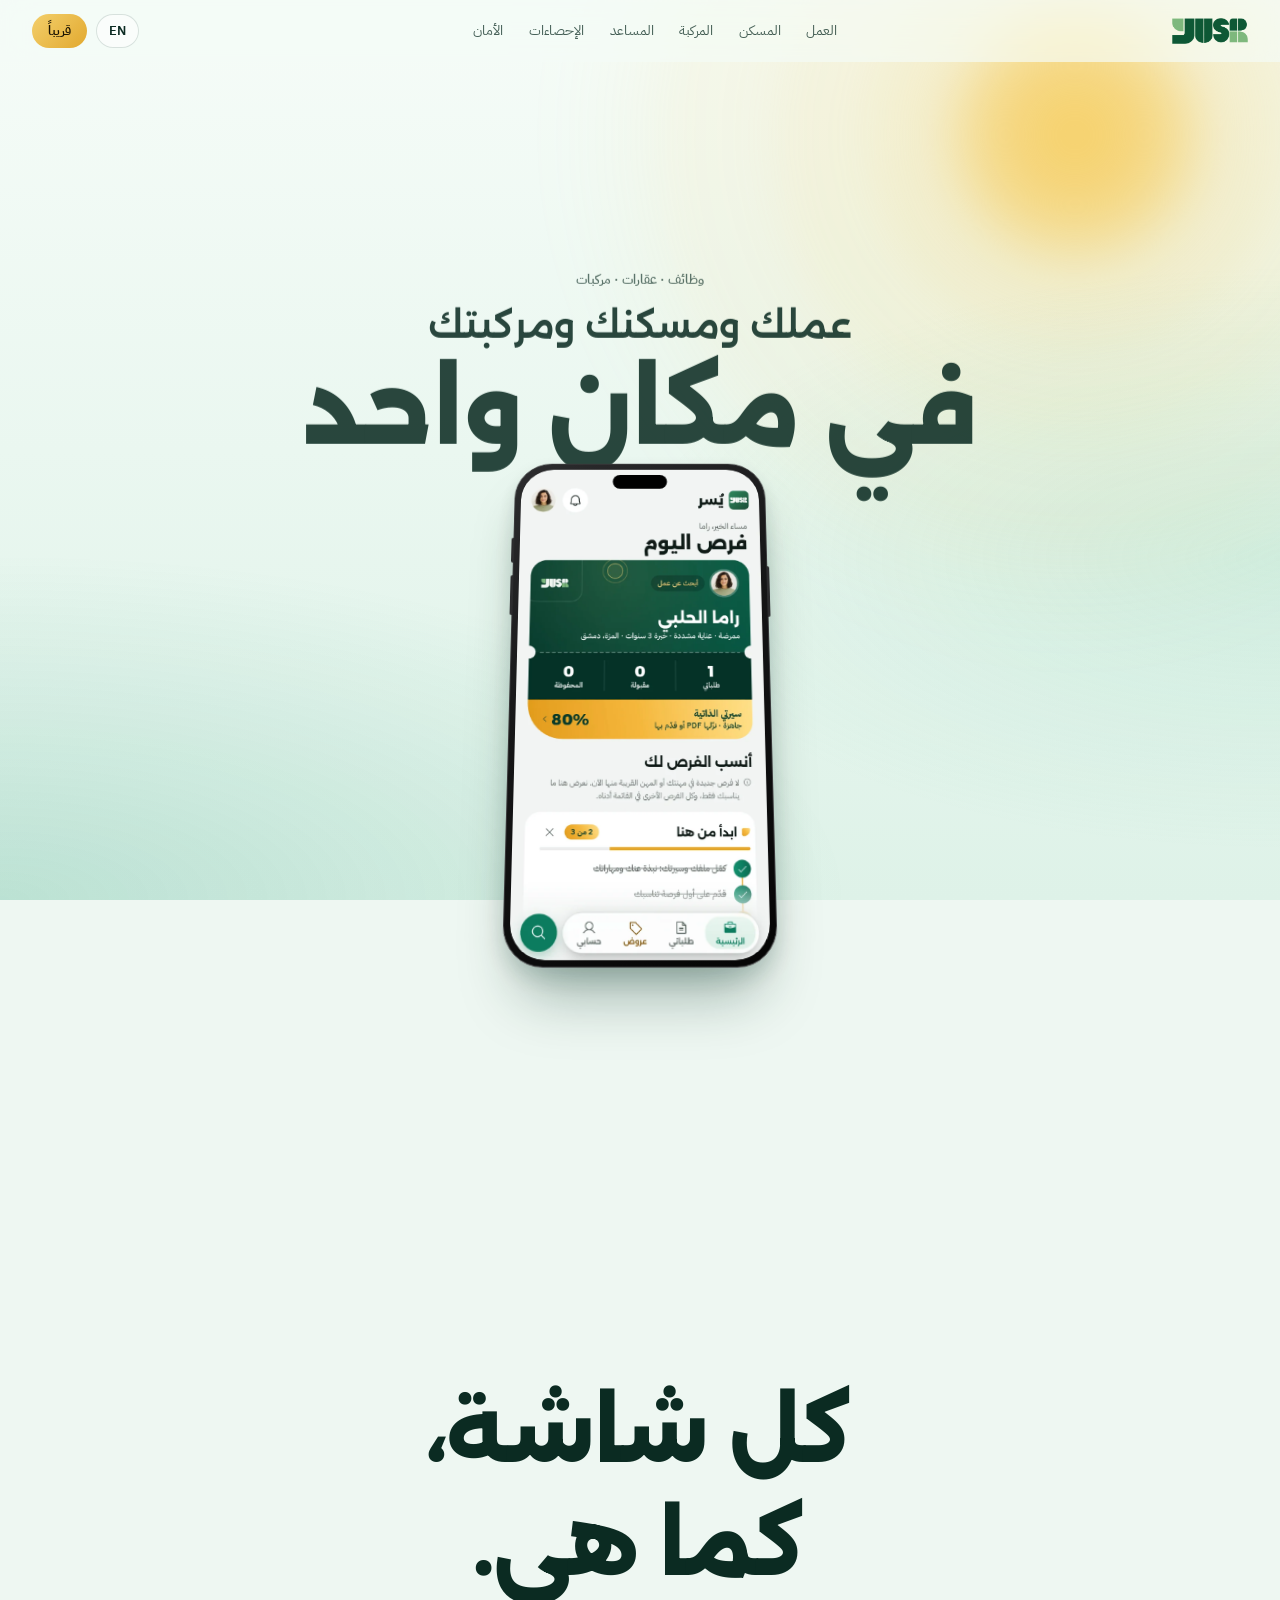
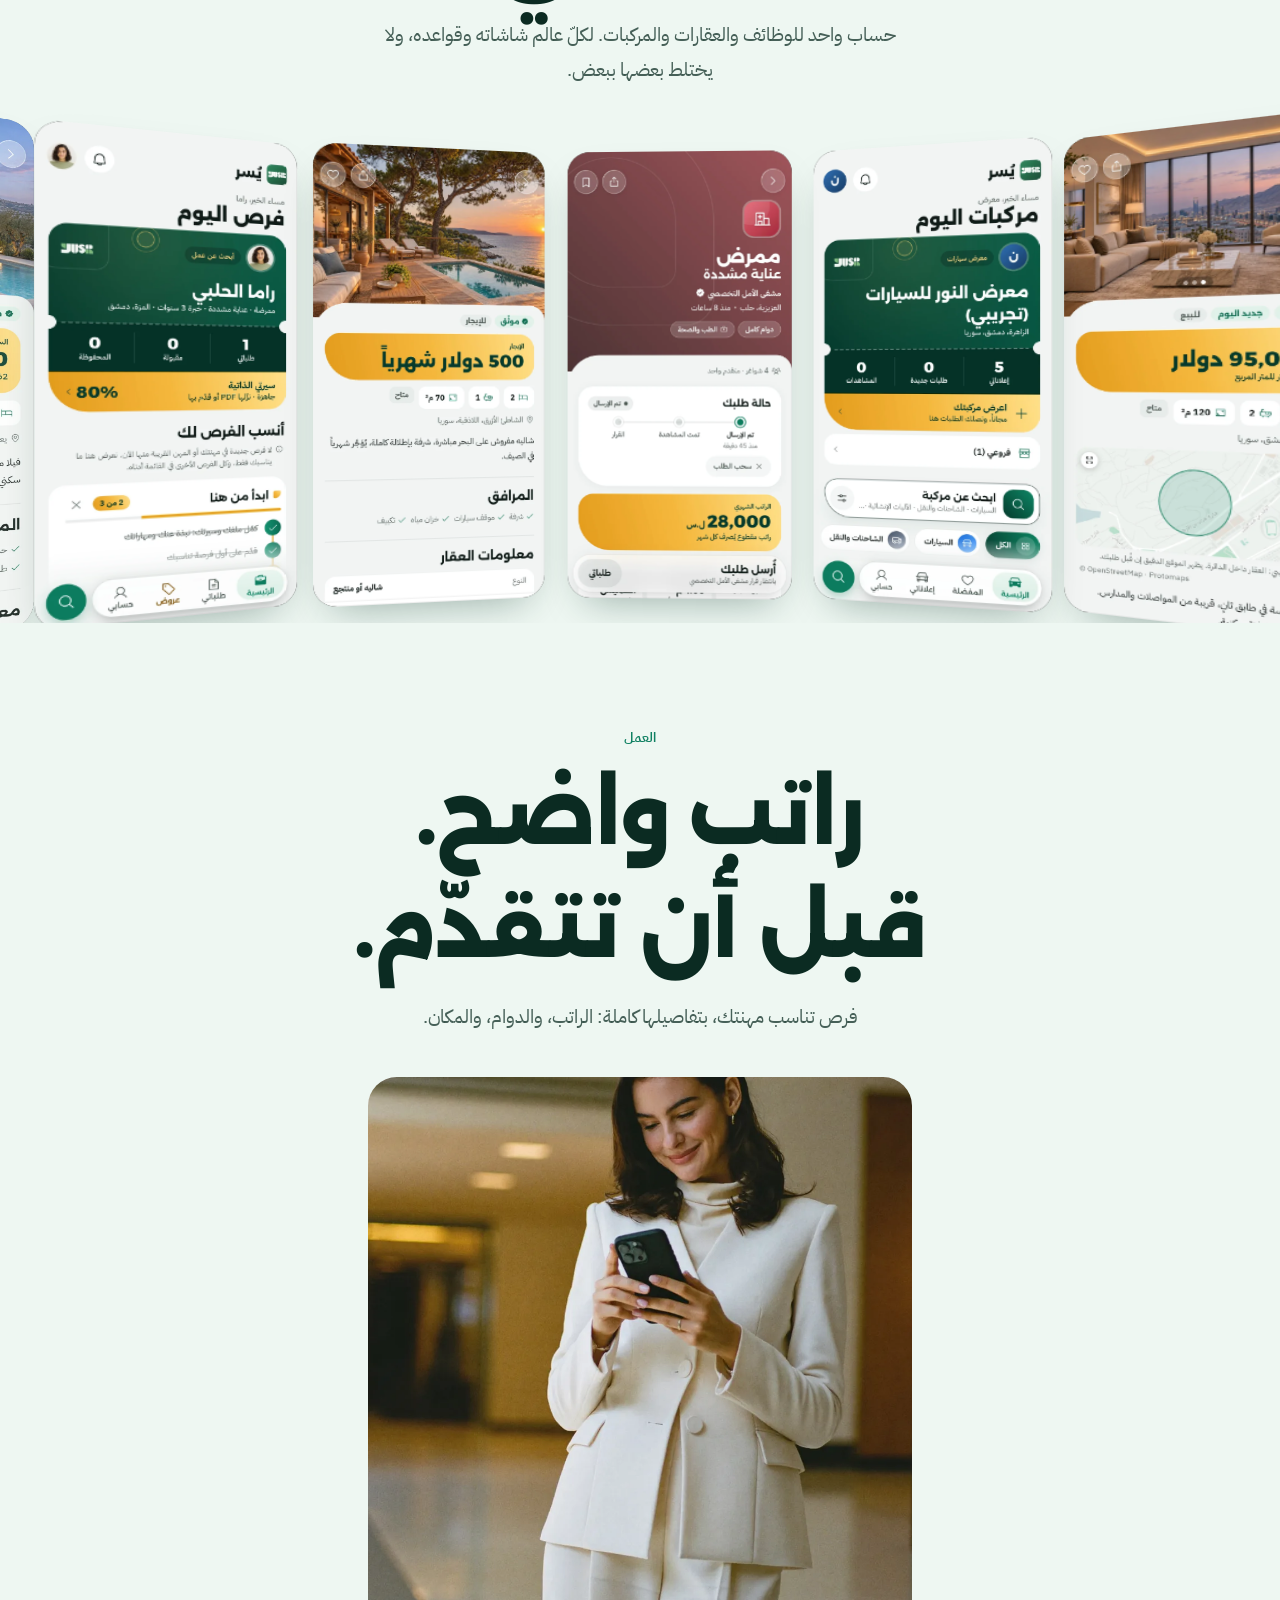
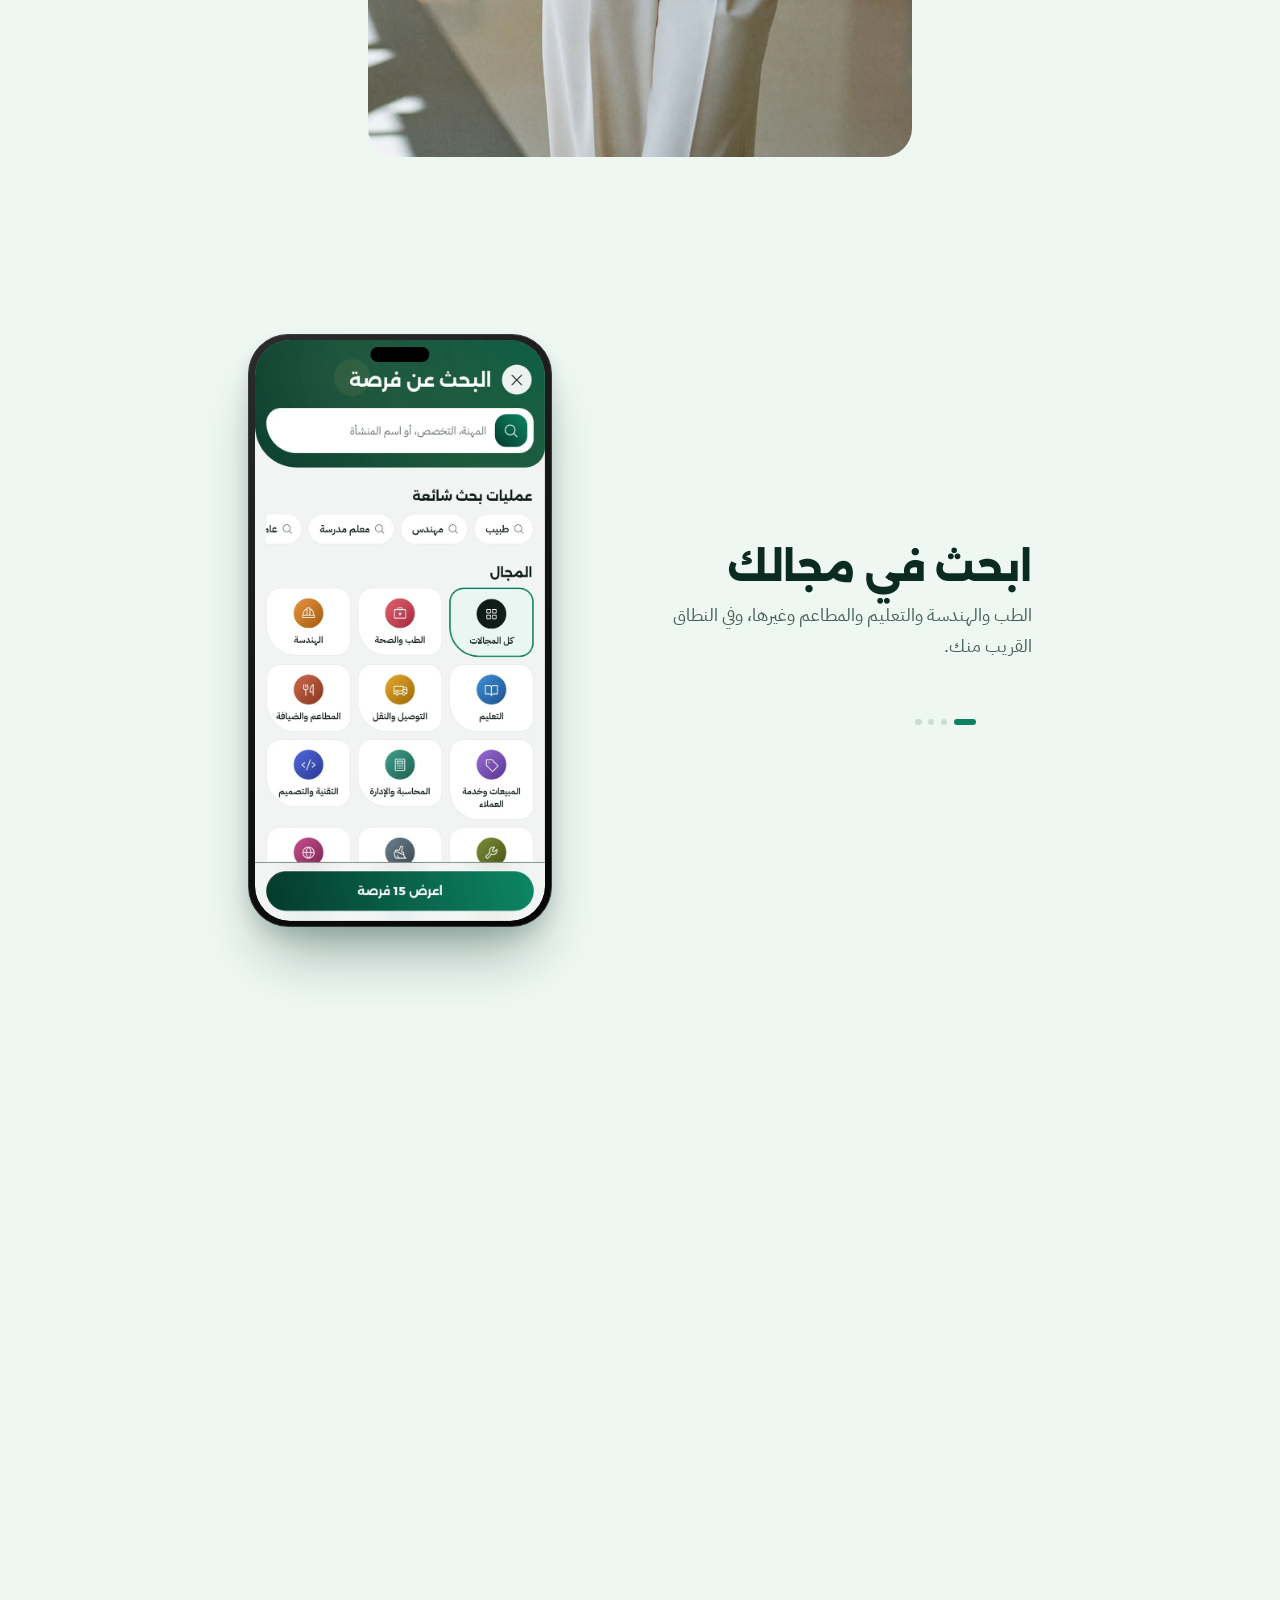
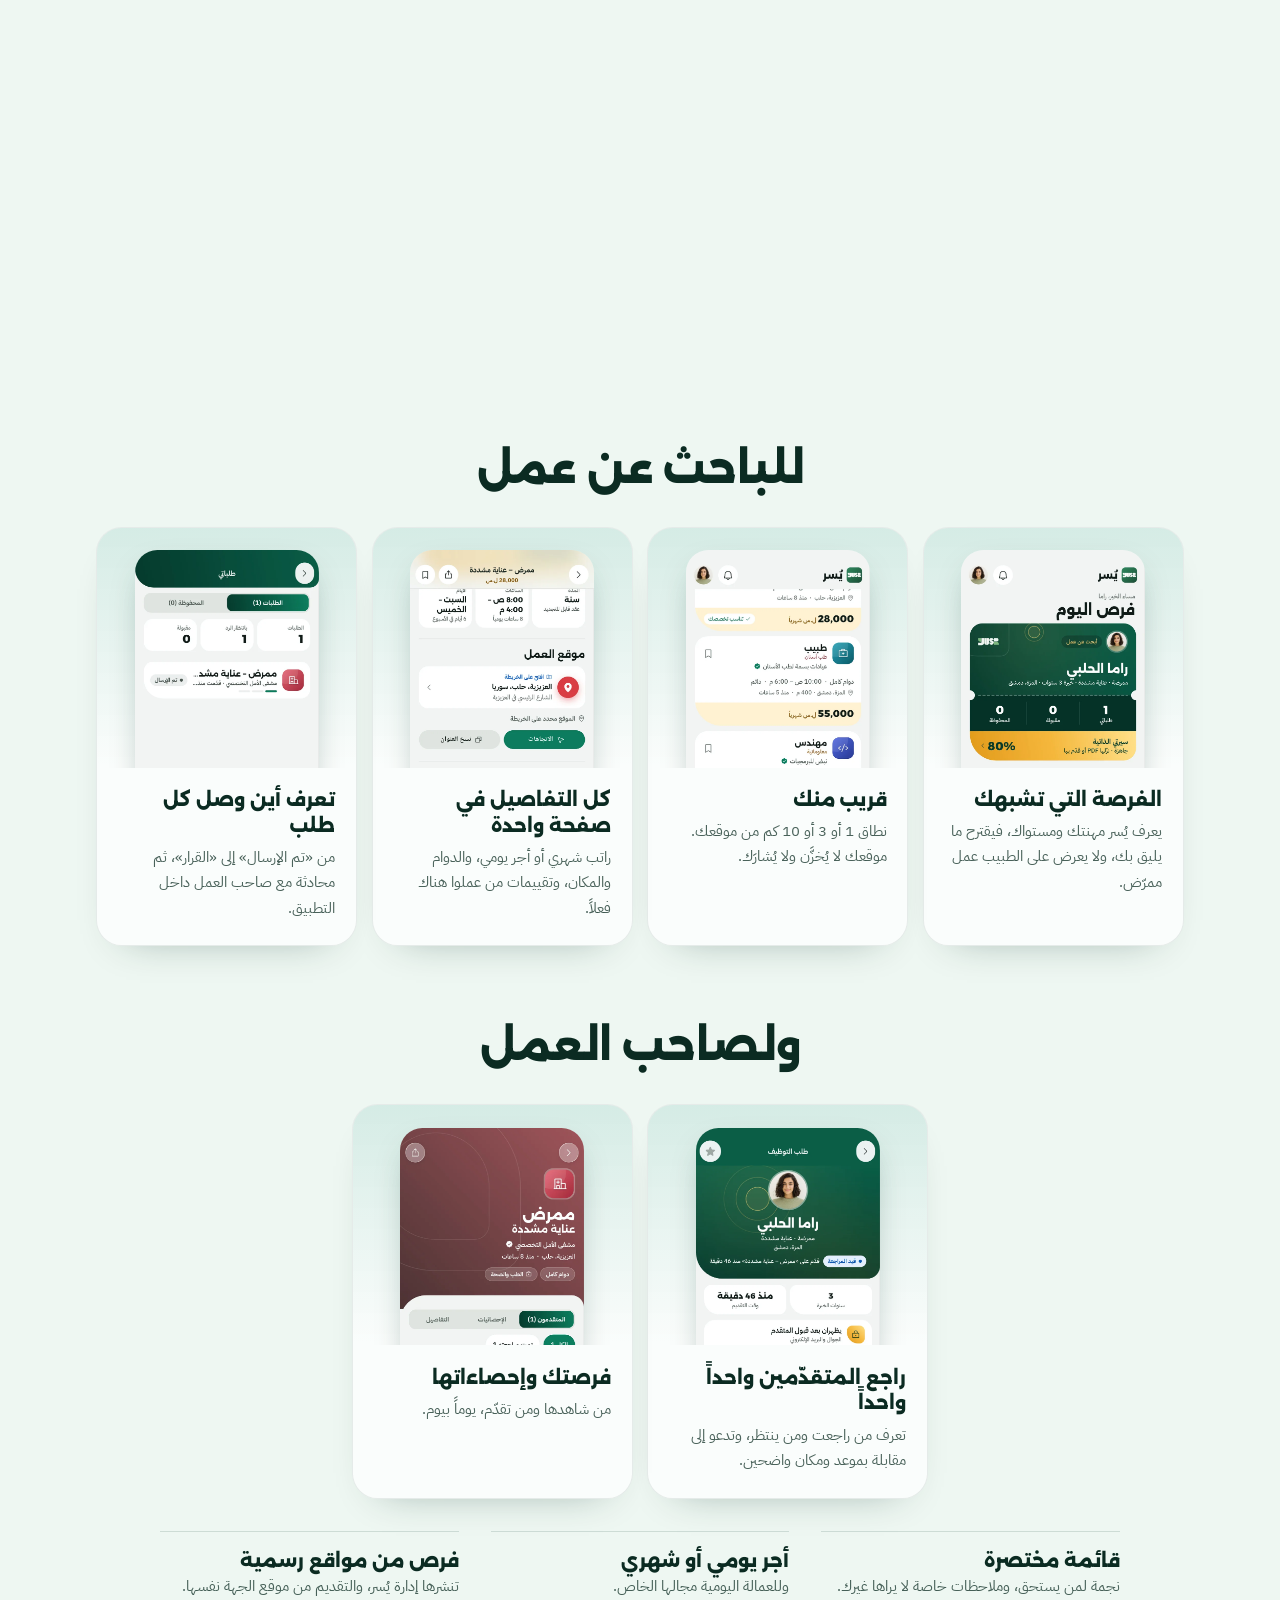
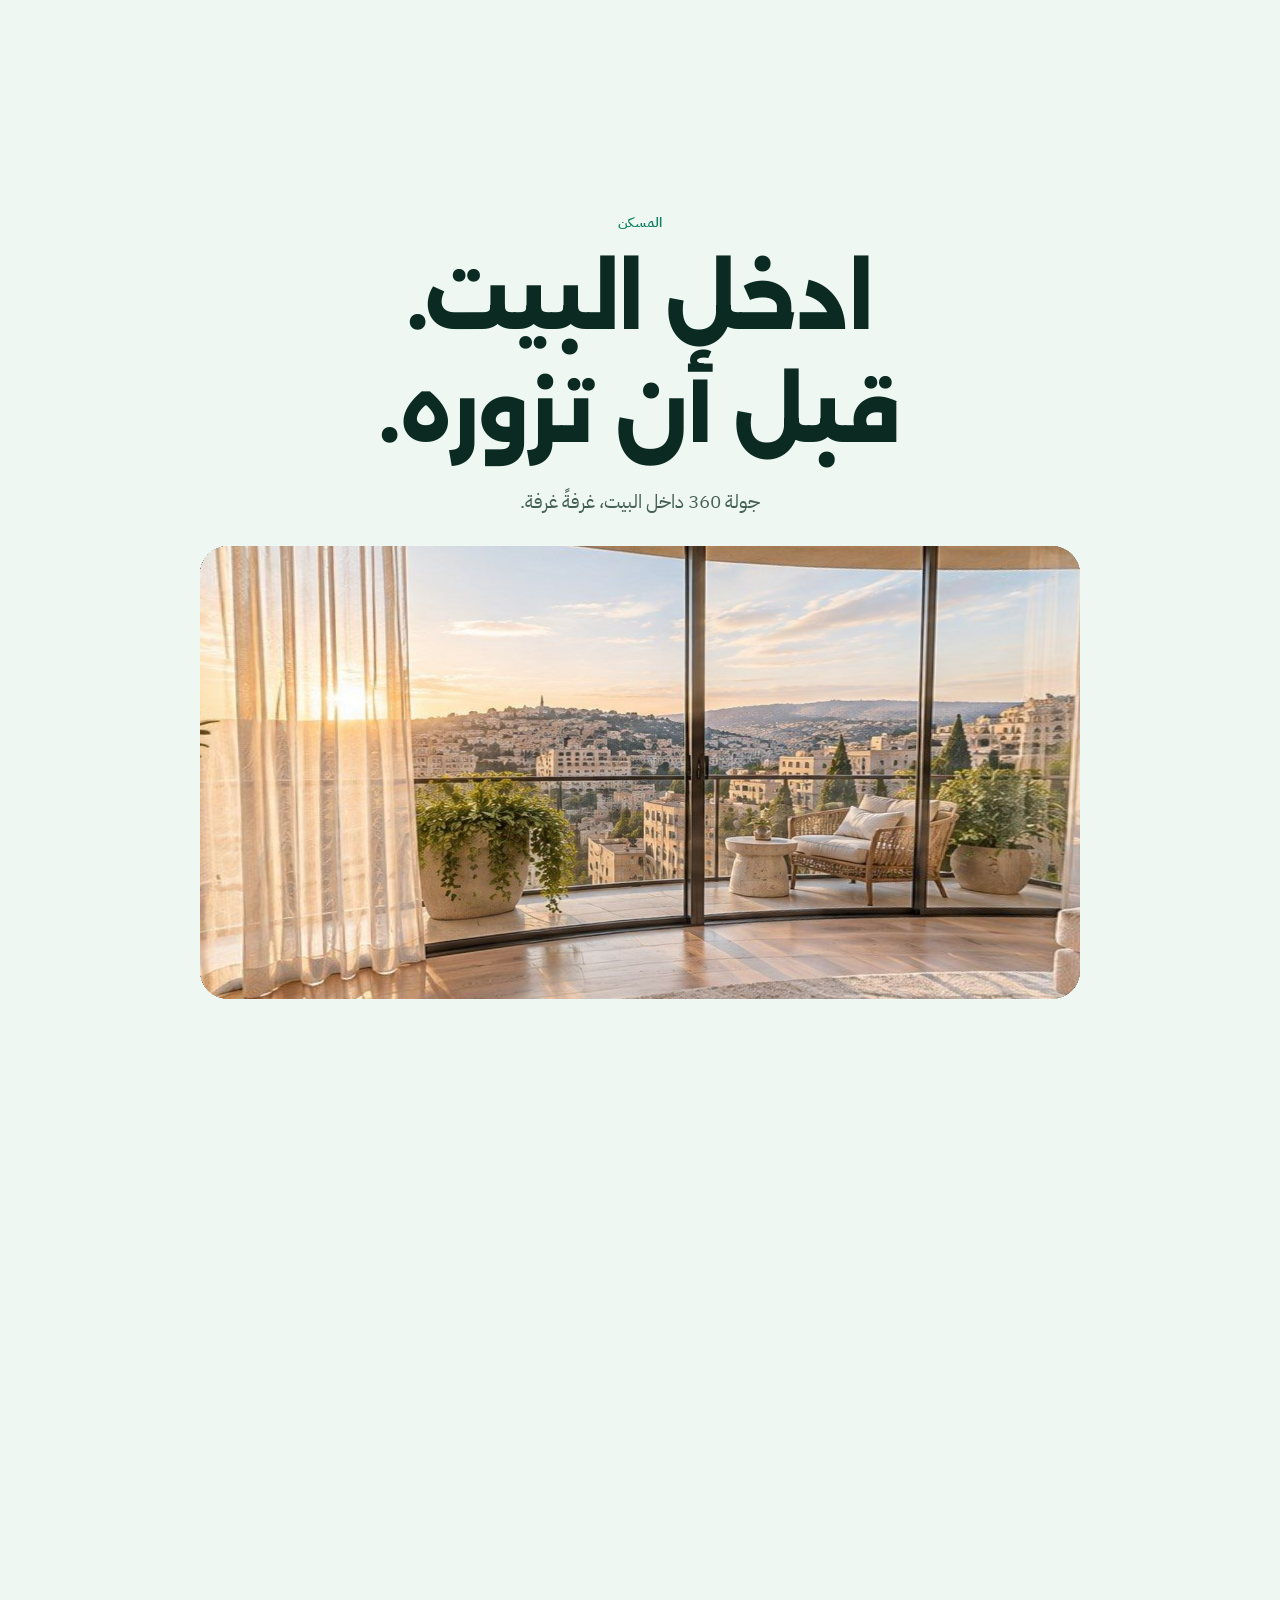
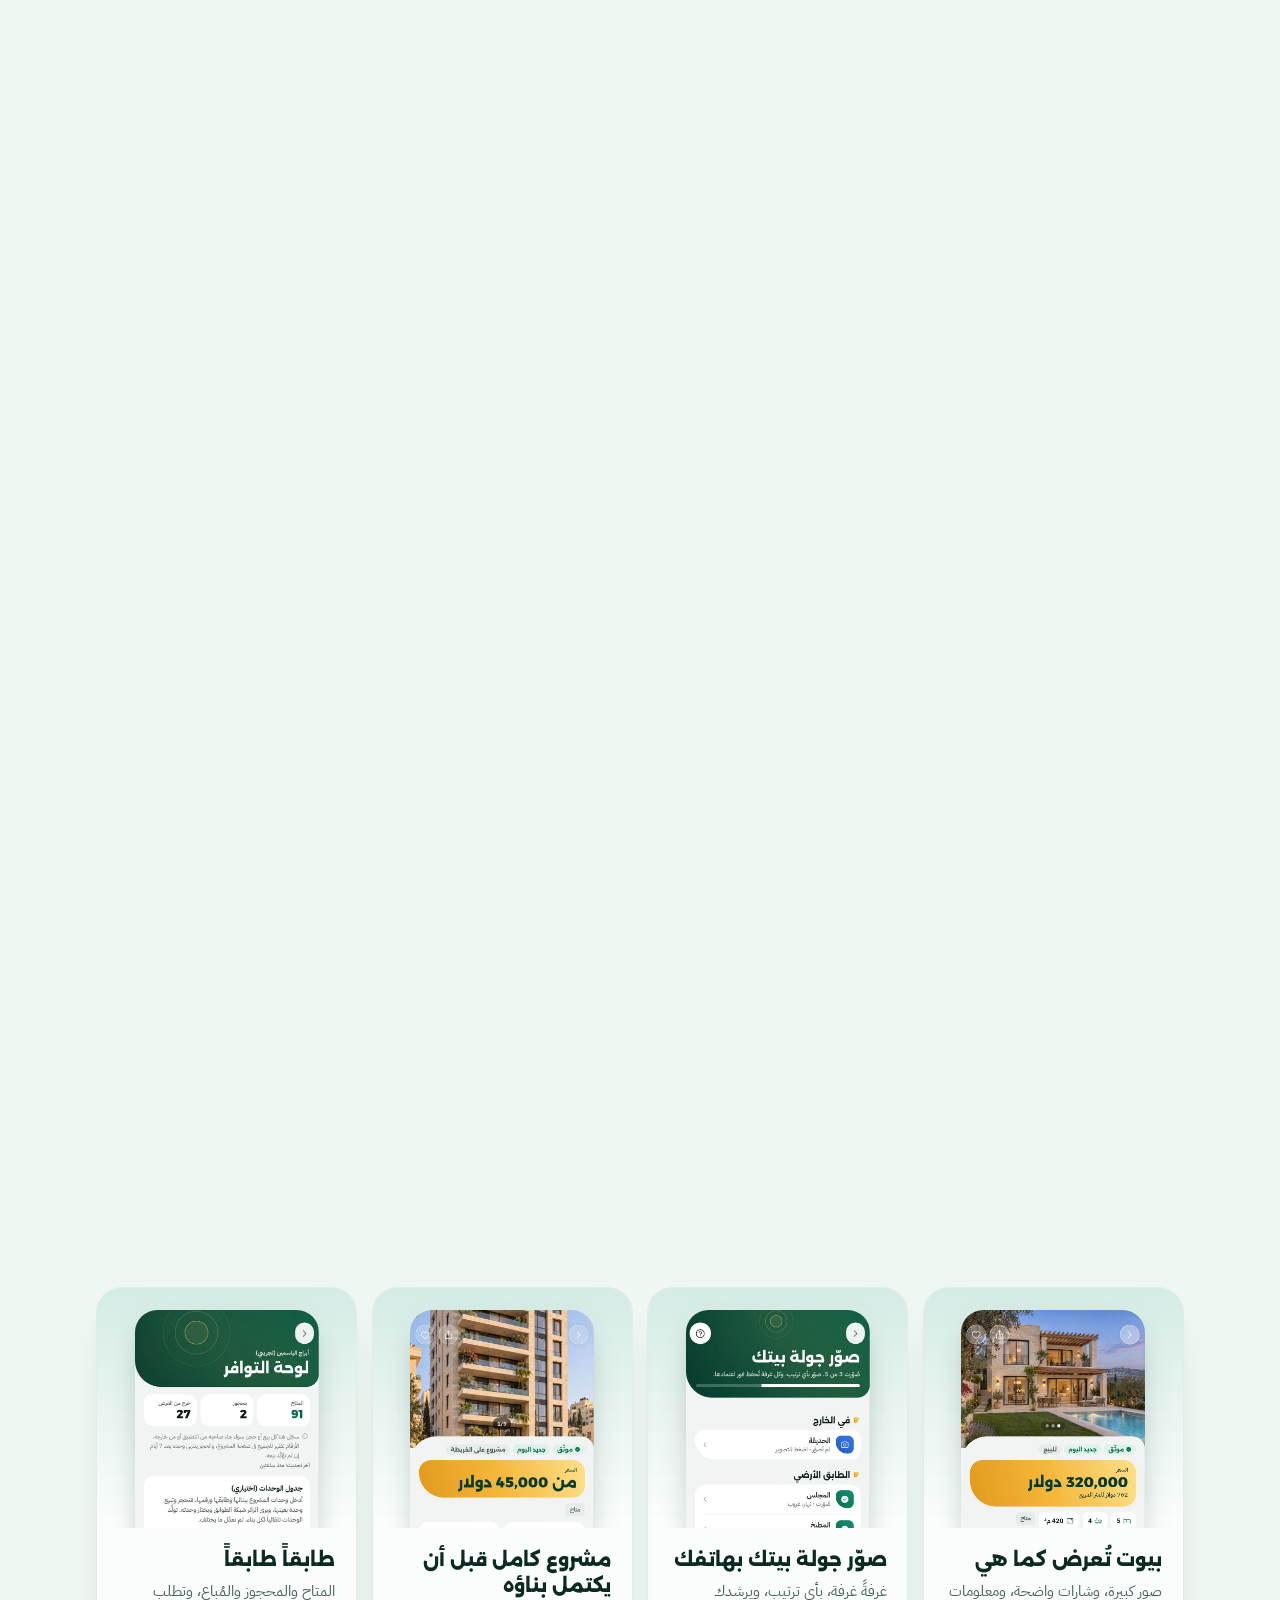
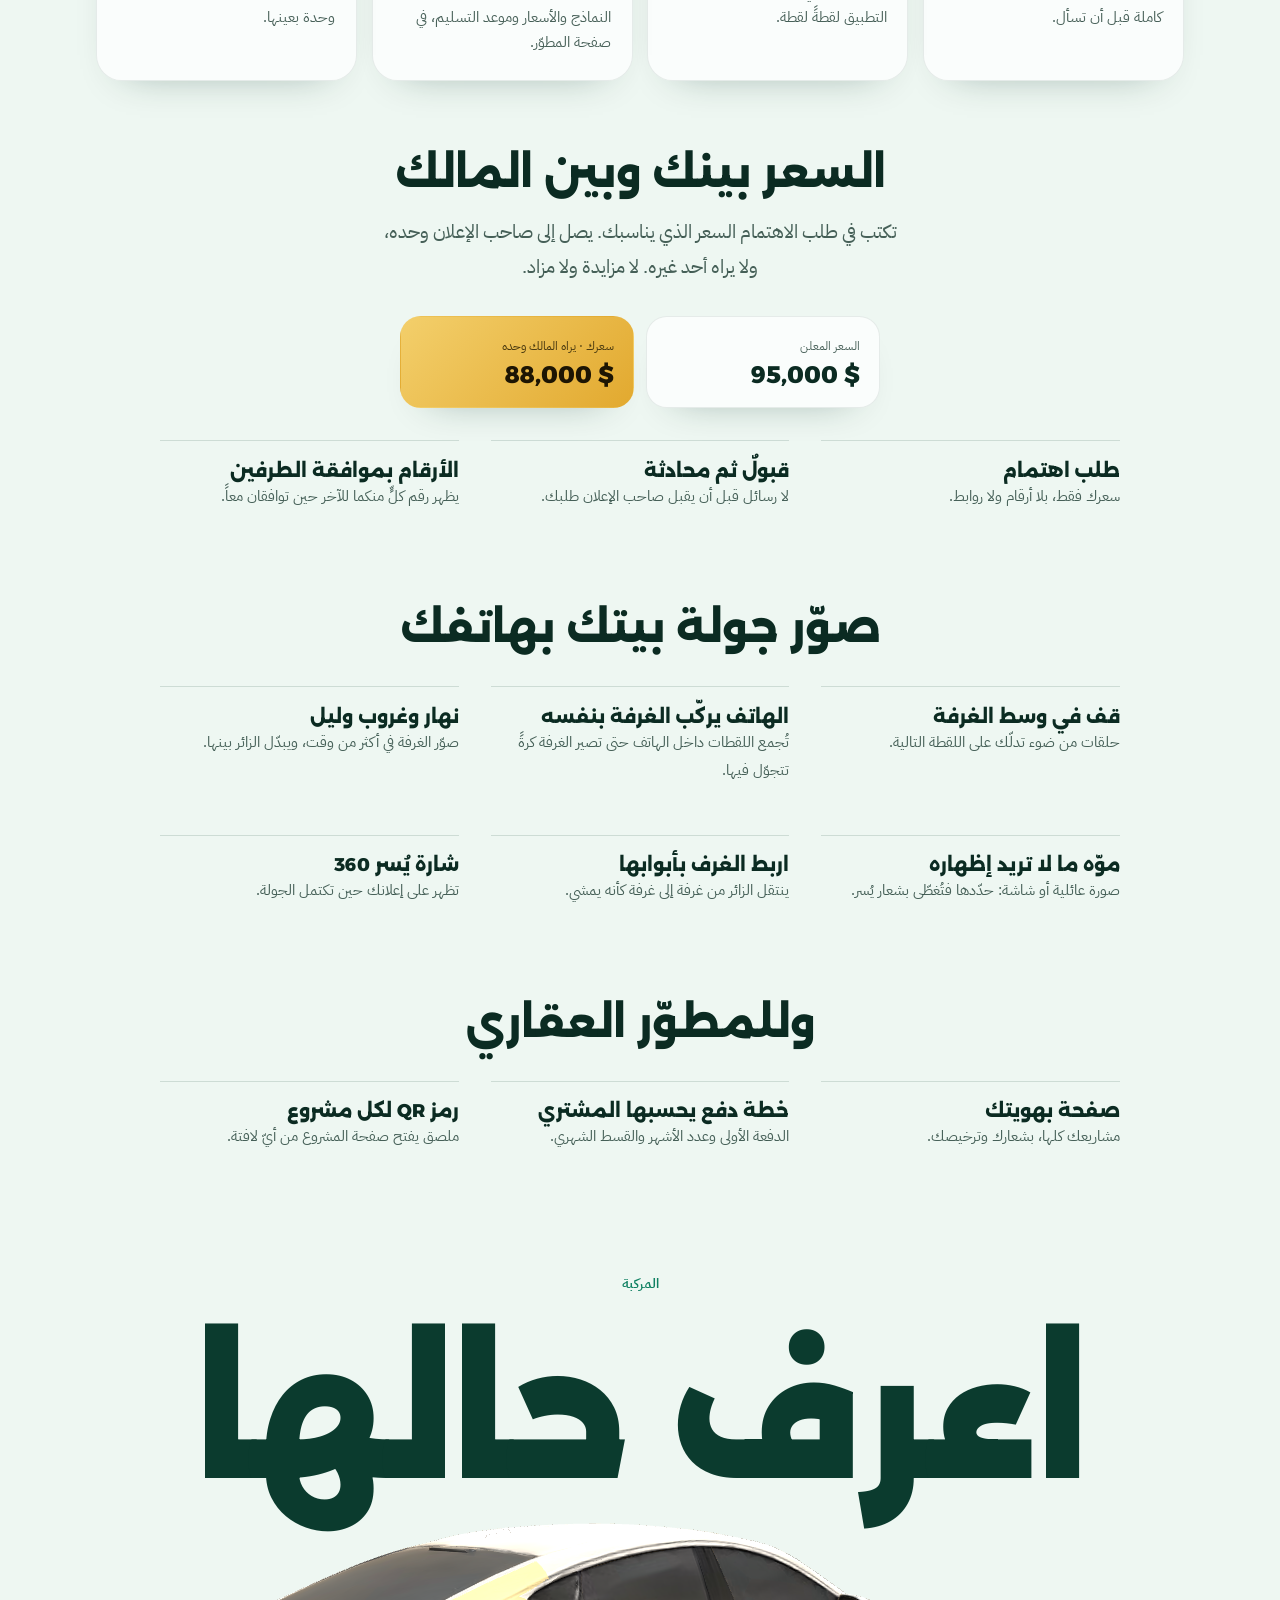
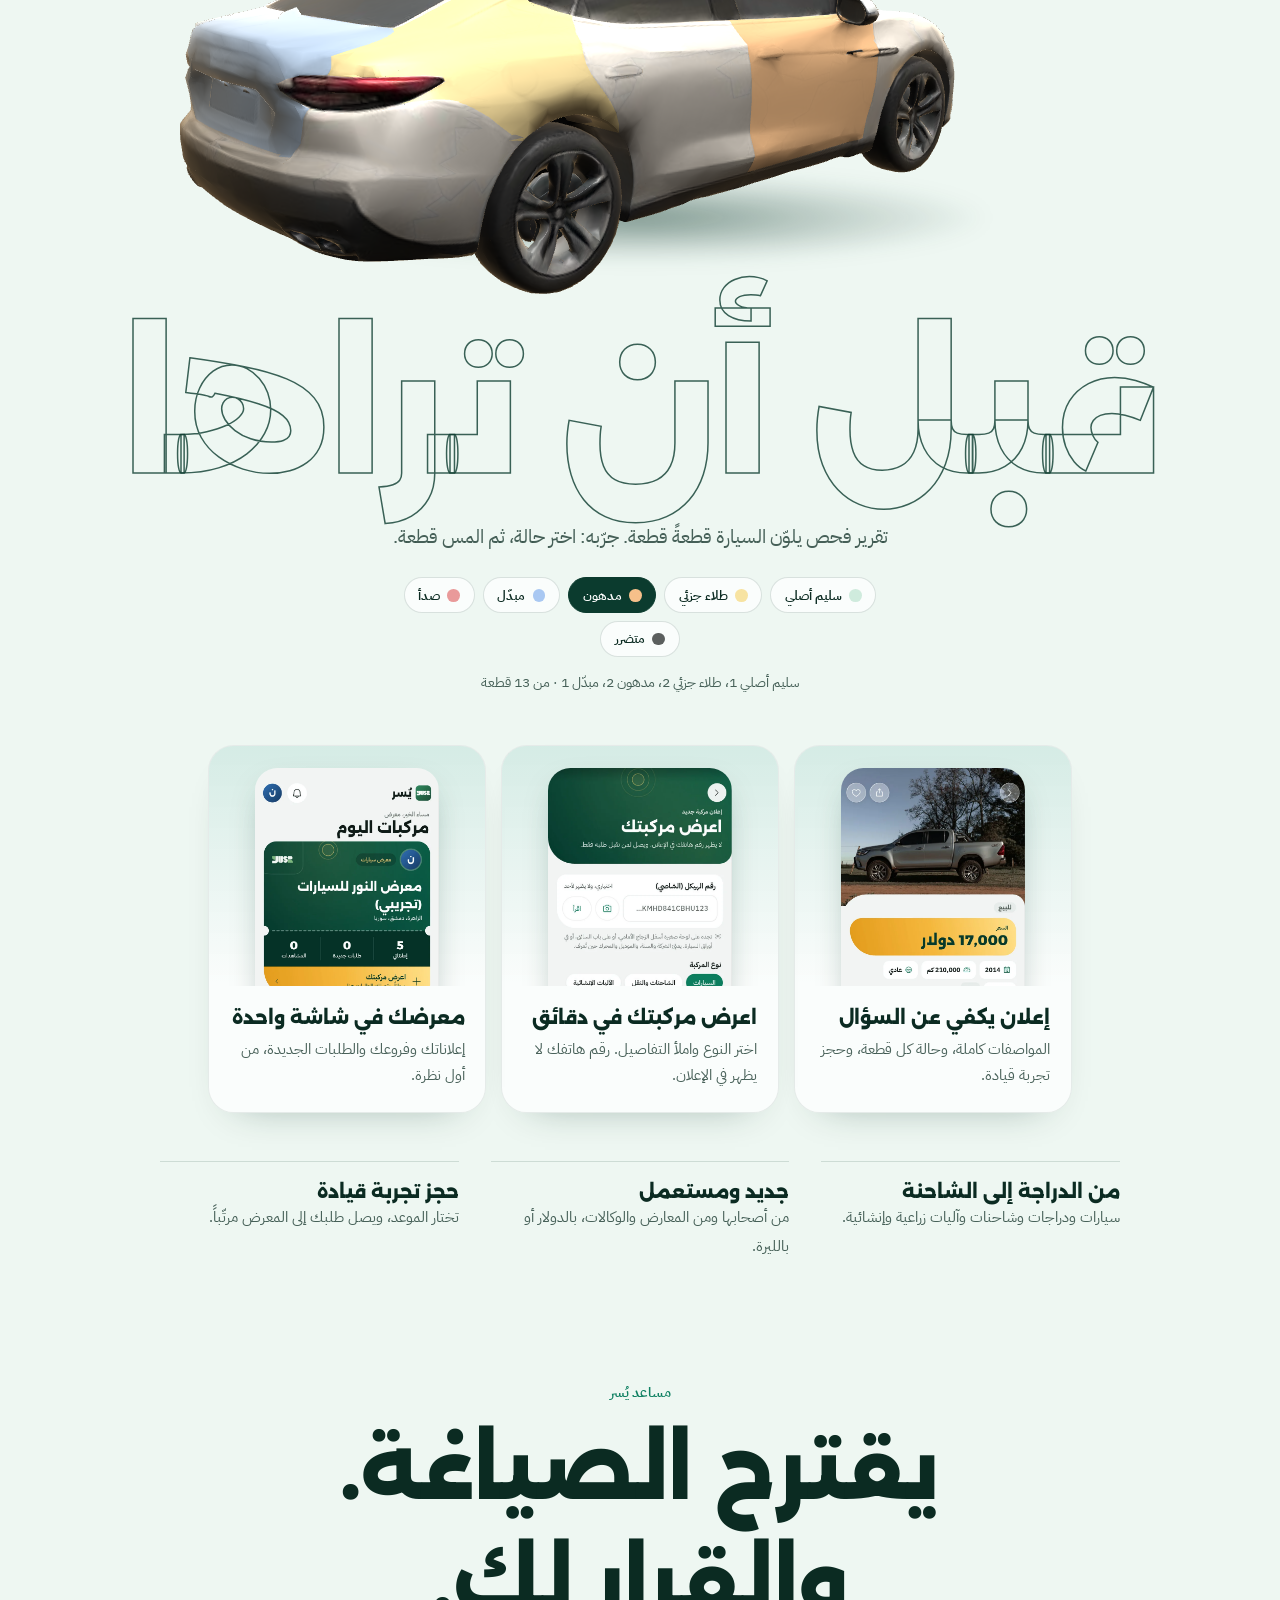
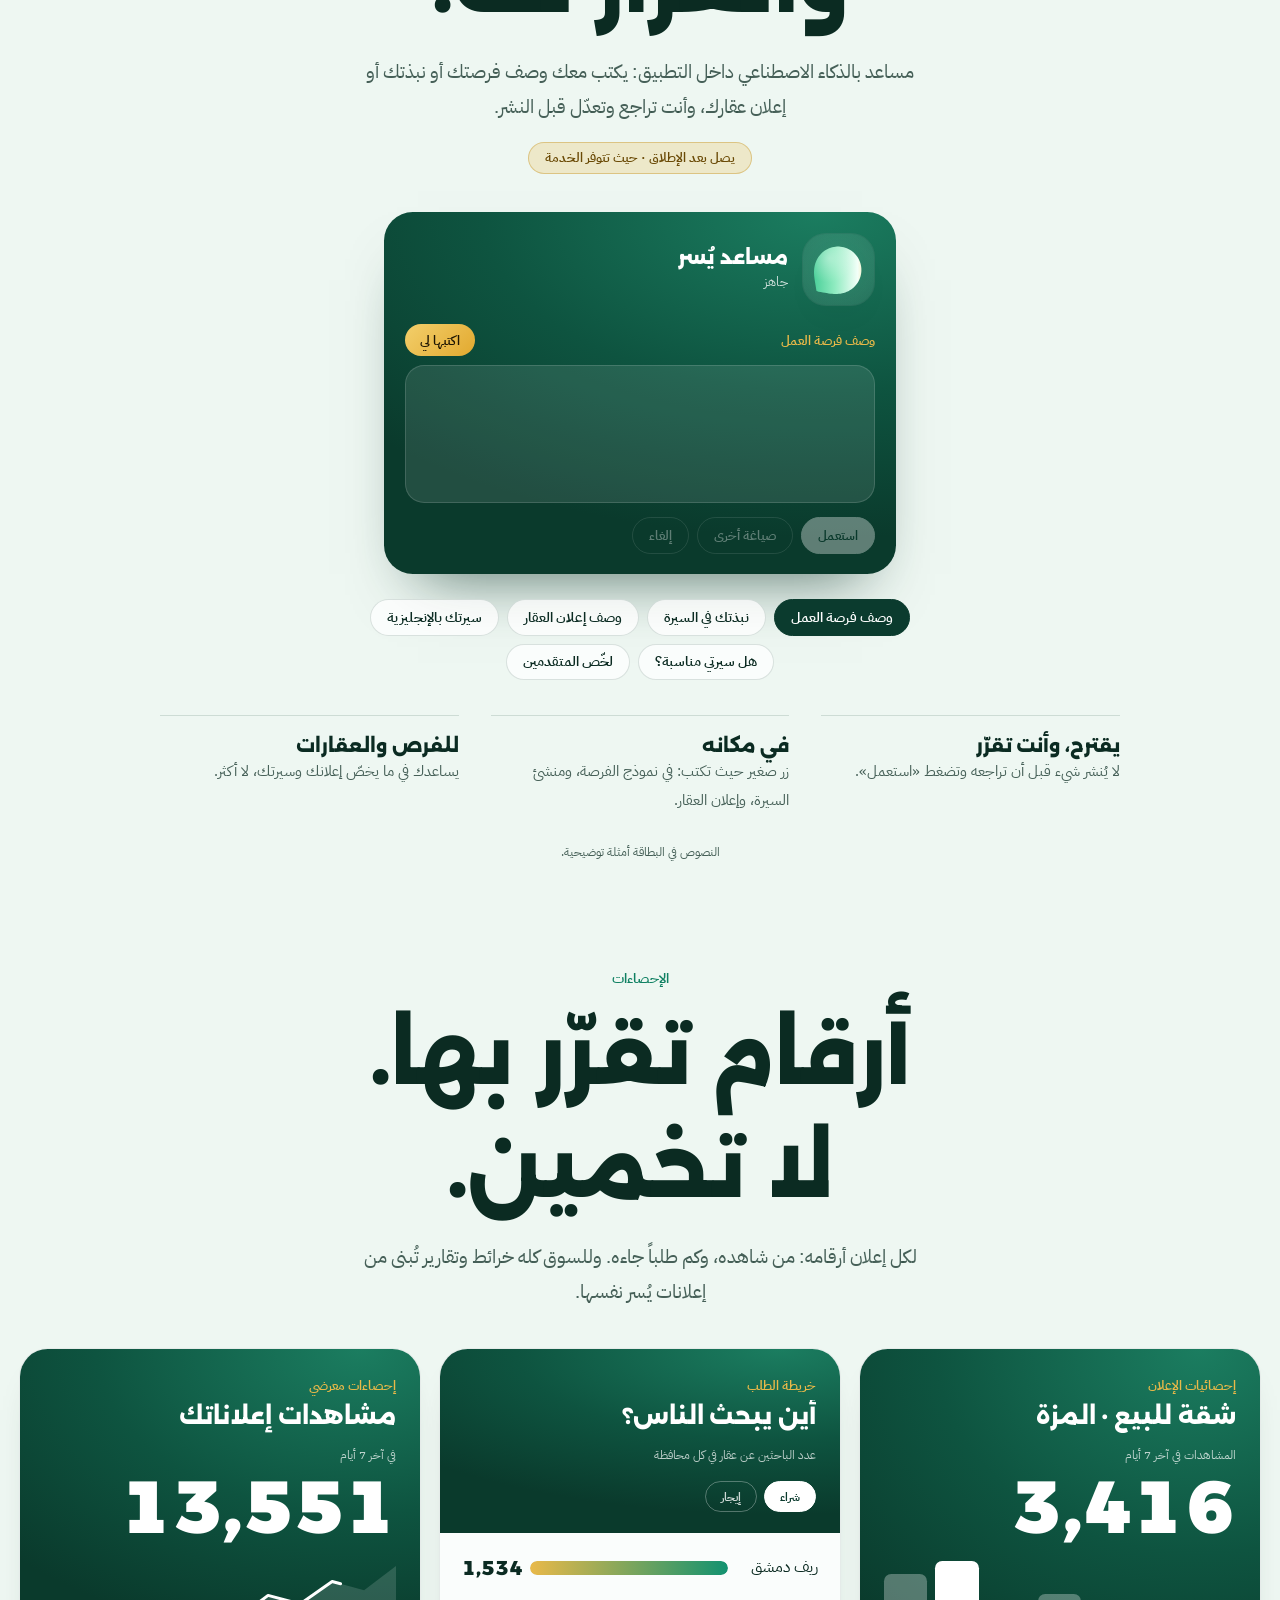
<file: index.html>
<!DOCTYPE html>
<html lang="ar" dir="rtl">
<head>
<meta charset="utf-8">
<meta name="viewport" content="width=device-width, initial-scale=1, viewport-fit=cover">
<title>يُسر — عملك ومسكنك ومركبتك في مكان واحد</title>
<meta name="description" content="يُسر: وظائف وعقارات ومركبات في تطبيق واحد. راتب واضح قبل أن تتقدّم، وجولة 360 داخل البيت قبل أن تزوره، وتقرير فحص للسيارة قبل أن تراها.">
<meta name="theme-color" content="#eef7f2">
<link rel="icon" type="image/png" href="icon.png">
<meta property="og:title" content="يُسر — عملك ومسكنك ومركبتك في مكان واحد">
<meta property="og:description" content="وظائف وعقارات ومركبات في تطبيق واحد.">
<meta property="og:type" content="website">
<!--
  Yusr website v4 (27/11). Motion patterns follow designer components from 21st.dev, rebuilt in plain CSS/JS:
  - Hero: "Phone Scroll Hero" by Ruixen UI (MIT) — a tilted phone that flattens and climbs over the headline.
  - Screens strip: the curved filmstrip pattern ("images curve in from one edge, flatten at the centre, fade away").
  - Home: scroll-to-scale media. Vehicle: giant type around the media. Safety: scroll-highlighted word list.
  Screens are real app screenshots. The 360 viewer and the 3D car are the app's own shader and model.
-->
<link rel="alternate" hreflang="ar" href="https://yusrapp.net/">
<link rel="alternate" hreflang="en" href="https://yusrapp.net/en/">
<link rel="stylesheet" href="site.css">
</head>
<body>
<div class="sky" aria-hidden="true"><div class="sun"><i class="disc"></i><i class="ring"></i><i class="ring r2"></i><i class="ring r3"></i></div><div class="haze"></div></div>
<header class="bar" id="bar">
  <a href="#top" class="brand" aria-label="يُسر"><img src="wordmark.png" alt="يُسر"></a>
  <nav aria-label="أقسام الصفحة">
    <a href="#work">العمل</a><a href="#home">المسكن</a><a href="#cars">المركبة</a><a href="#ai">المساعد</a><a href="#stats">الإحصاءات</a><a href="#safe">الأمان</a>
  </nav>
  <span class="acts"><a class="lang" href="en/" lang="en">EN</a><a class="get" href="#get">قريباً</a></span>
</header>

<main id="top">
<!-- 1 · الافتتاحية -->
<section class="hero" id="hero" aria-label="الافتتاحية">
  <div class="stage">
    <div class="title" id="title">
      <p class="eyebrow">وظائف · عقارات · مركبات</p>
      <h1>عملك ومسكنك ومركبتك<span>في مكان واحد</span></h1>
    </div>
    <div class="rig" id="rig">
      <div class="phone">
        <span class="btn b1" aria-hidden="true"></span><span class="btn b2" aria-hidden="true"></span><span class="btn b3" aria-hidden="true"></span>
        <div class="body"><div class="screen" id="heroScreen">
          <div class="island" aria-hidden="true"></div>
          <!--HERO_SHOTS-->
        </div></div>
      </div>
    </div>
  </div>
</section>

<!-- 2 · شريط الشاشات -->
<section class="focus" id="focus" aria-label="شاشات التطبيق">
  <h2 class="h2 rv">كل شاشة،<br>كما هي.</h2>
  <p class="lead rv">حساب واحد للوظائف والعقارات والمركبات. لكلّ عالم شاشاته وقواعده، ولا يختلط بعضها ببعض.</p>
  <div class="arc" id="arc" dir="ltr" aria-hidden="true"></div>
</section>

<!-- 3 · العمل -->
<section class="chapter" id="work">
  <div class="intro">
    <p class="label rv">العمل</p>
    <h2 class="h2 rv">راتب واضح.<br>قبل أن تتقدّم.</h2>
    <p class="lead rv">فرص تناسب مهنتك، بتفاصيلها كاملة: الراتب، والدوام، والمكان.</p>
  </div>
  <figure class="photo rv"><img src="p/work.webp" alt="شابة أنيقة تتابع طلب التوظيف على هاتفها" loading="lazy"></figure>
  <div class="pin" id="workPin">
    <div class="stick">
      <div class="steps" id="steps">
        <div class="step on"><b>ابحث في مجالك</b><span>الطب والهندسة والتعليم والمطاعم وغيرها، وفي النطاق القريب منك.</span></div>
        <div class="step"><b>اعرف كل شيء أولاً</b><span>الدوام وأيامه وموقع العمل على الخريطة، في صفحة واحدة.</span></div>
        <div class="step"><b>سيرة ذاتية تليق بك</b><span>قوالب أنيقة تملؤها مرة واحدة، وتصدّرها ملف PDF.</span></div>
        <div class="step"><b>تابع طلبك خطوةً خطوة</b><span>من «تم الإرسال» إلى «القرار»، وتعرف متى شوهد طلبك.</span></div>
      </div>
      <div class="dots" id="dots" aria-hidden="true"><i class="on"></i><i></i><i></i><i></i></div>
      <div class="phone flat">
        <div class="body"><div class="screen" id="workScreen">
          <div class="island" aria-hidden="true"></div>
          <img class="on" src="s/search.webp" alt="شاشة البحث عن فرصة" loading="lazy">
          <img src="s/job2.webp" alt="تفاصيل فرصة العمل" loading="lazy">
          <img src="s/cv.webp" alt="السيرة الذاتية في التطبيق" loading="lazy">
          <img src="s/job.webp" alt="حالة طلب التوظيف" loading="lazy">
        </div></div>
      </div>
    </div>
  </div>
  <div class="more">
    <h3 class="h3 rv">للباحث عن عمل</h3>
    <div class="tiles">
      <article class="tile rv"><div class="shot"><img src="s/home.webp" alt="الشاشة الرئيسية للباحث عن عمل" loading="lazy"></div><h3>الفرصة التي تشبهك</h3><p>يعرف يُسر مهنتك ومستواك، فيقترح ما يليق بك، ولا يعرض على الطبيب عمل ممرّض.</p></article>
      <article class="tile rv"><div class="shot"><img src="s/jobs_list.webp" alt="فرص قريبة" loading="lazy"></div><h3>قريب منك</h3><p>نطاق 1 أو 3 أو 10 كم من موقعك. موقعك لا يُخزَّن ولا يُشارَك.</p></article>
      <article class="tile rv"><div class="shot"><img src="s/job2.webp" alt="تفاصيل الفرصة" loading="lazy"></div><h3>كل التفاصيل في صفحة واحدة</h3><p>راتب شهري أو أجر يومي، والدوام والمكان، وتقييمات من عملوا هناك فعلاً.</p></article>
      <article class="tile rv"><div class="shot"><img src="s/apps.webp" alt="طلباتي" loading="lazy"></div><h3>تعرف أين وصل كل طلب</h3><p>من «تم الإرسال» إلى «القرار»، ثم محادثة مع صاحب العمل داخل التطبيق.</p></article>
    </div>
    <h3 class="h3 rv">ولصاحب العمل</h3>
    <div class="tiles two">
      <article class="tile rv"><div class="shot"><img src="s/applicant.webp" alt="طلب توظيف عند صاحب العمل" loading="lazy"></div><h3>راجع المتقدّمين واحداً واحداً</h3><p>تعرف من راجعت ومن ينتظر، وتدعو إلى مقابلة بموعد ومكان واضحين.</p></article>
      <article class="tile rv"><div class="shot"><img src="s/jobemp.webp" alt="فرصتك عند صاحب العمل" loading="lazy"></div><h3>فرصتك وإحصاءاتها</h3><p>من شاهدها ومن تقدّم، يوماً بيوم.</p></article>
    </div>
    <div class="facts light"><div class="rv"><b>قائمة مختصرة</b><span>نجمة لمن يستحق، وملاحظات خاصة لا يراها غيرك.</span></div><div class="rv"><b>أجر يومي أو شهري</b><span>وللعمالة اليومية مجالها الخاص.</span></div><div class="rv"><b>فرص من مواقع رسمية</b><span>تنشرها إدارة يُسر، والتقديم من موقع الجهة نفسها.</span></div></div>
  </div>
</section>

<!-- 4 · المسكن -->
<section class="chapter" id="home">
  <div class="grow" id="grow">
    <div class="stick">
      <div class="intro" id="growTitle">
        <p class="label">المسكن</p>
        <h2 class="h2">ادخل البيت.<br>قبل أن تزوره.</h2>
        <p class="lead">جولة 360 داخل البيت، غرفةً غرفة.</p>
      </div>
      <div class="frame" id="frame">
        <canvas id="pano" aria-label="جولة 360 داخل بيت: اسحب لتنظر حولك"></canvas>
        <div class="tour-ui" id="tourUi">
          <span class="deg" aria-hidden="true">360°</span>
          <div class="rooms" id="rooms"></div>
          <p class="hint">اسحب لتنظر حولك · صور 360 توضيحية</p>
        </div>
      </div>
    </div>
  </div>
  <div class="tiles">
    <article class="tile rv"><div class="shot"><img src="s/listing.webp" alt="صفحة عقار في التطبيق" loading="lazy"></div><h3>بيوت تُعرض كما هي</h3><p>صور كبيرة، وشارات واضحة، ومعلومات كاملة قبل أن تسأل.</p></article>
    <article class="tile rv"><div class="shot"><img src="s/tourhub.webp" alt="تصوير جولة البيت" loading="lazy"></div><h3>صوّر جولة بيتك بهاتفك</h3><p>غرفةً غرفة، بأي ترتيب، ويرشدك التطبيق لقطةً لقطة.</p></article>
    <article class="tile rv"><div class="shot"><img src="s/project.webp" alt="صفحة مشروع عقاري" loading="lazy"></div><h3>مشروع كامل قبل أن يكتمل بناؤه</h3><p>النماذج والأسعار وموعد التسليم، في صفحة المطوّر.</p></article>
    <article class="tile rv"><div class="shot"><img src="s/units.webp" alt="لوحة توافر الوحدات" loading="lazy"></div><h3>طابقاً طابقاً</h3><p>المتاح والمحجوز والمُباع، وتطلب وحدة بعينها.</p></article>
  </div>
  <div class="more">
    <h3 class="h3 rv">السعر بينك وبين المالك</h3>
    <p class="lead rv">تكتب في طلب الاهتمام السعر الذي يناسبك. يصل إلى صاحب الإعلان وحده، ولا يراه أحد غيره. لا مزايدة ولا مزاد.</p>
    <div class="offer rv" aria-hidden="true"><div><small>السعر المعلن</small><b>95,000 $</b></div><div class="mine"><small>سعرك · يراه المالك وحده</small><b>88,000 $</b></div></div>
    <div class="facts light"><div class="rv"><b>طلب اهتمام</b><span>سعرك فقط، بلا أرقام ولا روابط.</span></div><div class="rv"><b>قبولٌ ثم محادثة</b><span>لا رسائل قبل أن يقبل صاحب الإعلان طلبك.</span></div><div class="rv"><b>الأرقام بموافقة الطرفين</b><span>يظهر رقم كلٍّ منكما للآخر حين توافقان معاً.</span></div></div>
    <h3 class="h3 rv">صوّر جولة بيتك بهاتفك</h3>
    <div class="facts light"><div class="rv"><b>قف في وسط الغرفة</b><span>حلقات من ضوء تدلّك على اللقطة التالية.</span></div><div class="rv"><b>الهاتف يركّب الغرفة بنفسه</b><span>تُجمع اللقطات داخل الهاتف حتى تصير الغرفة كرةً تتجوّل فيها.</span></div><div class="rv"><b>نهار وغروب وليل</b><span>صوّر الغرفة في أكثر من وقت، ويبدّل الزائر بينها.</span></div><div class="rv"><b>موّه ما لا تريد إظهاره</b><span>صورة عائلية أو شاشة: حدّدها فتُغطّى بشعار يُسر.</span></div><div class="rv"><b>اربط الغرف بأبوابها</b><span>ينتقل الزائر من غرفة إلى غرفة كأنه يمشي.</span></div><div class="rv"><b>شارة يُسر 360</b><span>تظهر على إعلانك حين تكتمل الجولة.</span></div></div>
    <h3 class="h3 rv">وللمطوّر العقاري</h3>
    <div class="facts light"><div class="rv"><b>صفحة بهويتك</b><span>مشاريعك كلها، بشعارك وترخيصك.</span></div><div class="rv"><b>خطة دفع يحسبها المشتري</b><span>الدفعة الأولى وعدد الأشهر والقسط الشهري.</span></div><div class="rv"><b>رمز QR لكل مشروع</b><span>ملصق يفتح صفحة المشروع من أيّ لافتة.</span></div></div>
  </div>
</section>

<!-- 5 · المركبة -->
<section class="garage" id="cars">
  <p class="label rv">المركبة</p>
  <div class="sand">
    <span class="big top" aria-hidden="true">اعرف حالها</span>
    <div class="stage3d"><div class="floor" aria-hidden="true"></div><canvas id="car" aria-label="مجسّم سيارة ثلاثي الأبعاد: المس قطعة لتلوّنها"></canvas></div>
    <span class="big bot" aria-hidden="true">قبل أن تراها</span>
  </div>
  <h2 class="sr">اعرف حالها قبل أن تراها</h2>
  <p class="lead rv">تقرير فحص يلوّن السيارة قطعةً قطعة. جرّبه: اختر حالة، ثم المس قطعة.</p>
  <div class="states" id="states" role="group" aria-label="حالة القطعة"></div>
  <p class="sum" id="carSum" aria-live="polite"></p>
  <div class="tiles">
    <article class="tile rv"><div class="shot"><img src="s/vehicle.webp" alt="إعلان مركبة" loading="lazy"></div><h3>إعلان يكفي عن السؤال</h3><p>المواصفات كاملة، وحالة كل قطعة، وحجز تجربة قيادة.</p></article>
    <article class="tile rv"><div class="shot"><img src="s/postv.webp" alt="إعلان مركبة جديد" loading="lazy"></div><h3>اعرض مركبتك في دقائق</h3><p>اختر النوع واملأ التفاصيل. رقم هاتفك لا يظهر في الإعلان.</p></article>
    <article class="tile rv"><div class="shot"><img src="s/showroom.webp" alt="الشاشة الرئيسية للمعرض" loading="lazy"></div><h3>معرضك في شاشة واحدة</h3><p>إعلاناتك وفروعك والطلبات الجديدة، من أول نظرة.</p></article>
  </div>
  <div class="facts"><div class="rv"><b>من الدراجة إلى الشاحنة</b><span>سيارات ودراجات وشاحنات وآليات زراعية وإنشائية.</span></div><div class="rv"><b>جديد ومستعمل</b><span>من أصحابها ومن المعارض والوكالات، بالدولار أو بالليرة.</span></div><div class="rv"><b>حجز تجربة قيادة</b><span>تختار الموعد، ويصل طلبك إلى المعرض مرتّباً.</span></div></div>
</section>

<!-- 6 · مساعد يُسر -->
<section class="chapter ai" id="ai">
  <div class="intro">
    <p class="label rv">مساعد يُسر</p>
    <h2 class="h2 rv">يقترح الصياغة.<br>والقرار لك.</h2>
    <p class="lead rv">مساعد بالذكاء الاصطناعي داخل التطبيق: يكتب معك وصف فرصتك أو نبذتك أو إعلان عقارك، وأنت تراجع وتعدّل قبل النشر.</p>
    <p class="soon rv">يصل بعد الإطلاق · حيث تتوفر الخدمة</p>
  </div>
  <div class="aicard rv" id="aiCard" aria-label="مثال على عمل المساعد">
    <div class="aihead">
      <span class="aiorb"><canvas id="aiMark" aria-hidden="true"></canvas><svg class="aimark" viewBox="10 10 80 80" aria-hidden="true"><defs><linearGradient id="aiG" gradientUnits="userSpaceOnUse" x1="79.7" y1="20.3" x2="20.3" y2="79.7"><stop offset="0" stop-color="#2FC489"/><stop offset=".45" stop-color="#8FEBC0"/><stop offset=".8" stop-color="#F2FFF8"/><stop offset="1" stop-color="#FFE08A"/></linearGradient></defs><path d="M80.0 50.0 80.0 51.6 79.8 53.1 79.6 54.7 79.4 56.2 79.0 57.8 78.5 59.3 78.0 60.8 77.4 62.2 76.7 63.6 76.0 65.0 75.2 66.4 74.3 67.7 73.3 68.9 72.3 70.1 71.2 71.2 70.1 72.3 68.9 73.4 67.7 74.3 66.4 75.2 65.1 76.1 63.7 76.9 62.3 77.6 60.8 78.2 59.3 78.8 57.8 79.2 56.3 79.7 54.8 80.0 53.2 80.3 51.6 80.5 50.0 80.7 48.4 80.7 46.8 80.8 45.1 80.7 43.5 80.6 41.8 80.5 40.2 80.3 38.5 80.1 36.7 79.8 34.9 79.5 33.1 79.2 31.2 78.9 29.2 78.6 27.1 78.2 24.9 77.9 22.4 77.6 22.1 75.1 21.8 72.9 21.4 70.8 21.1 68.8 20.8 66.9 20.5 65.1 20.2 63.3 19.9 61.5 19.7 59.8 19.5 58.2 19.4 56.5 19.3 54.9 19.2 53.2 19.3 51.6 19.3 50.0 19.5 48.4 19.7 46.8 20.0 45.2 20.3 43.7 20.8 42.2 21.2 40.7 21.8 39.2 22.4 37.7 23.1 36.3 23.9 34.9 24.8 33.6 25.7 32.3 26.6 31.1 27.7 29.9 28.8 28.8 29.9 27.7 31.1 26.7 32.3 25.7 33.6 24.8 35.0 24.0 36.4 23.3 37.8 22.6 39.2 22.0 40.7 21.5 42.2 21.0 43.8 20.6 45.3 20.4 46.9 20.2 48.4 20.0 50.0 20.0 51.6 20.0 53.1 20.2 54.7 20.4 56.2 20.7 57.8 21.0 59.3 21.5 60.8 22.0 62.2 22.6 63.6 23.3 65.0 24.0 66.3 24.8 67.6 25.7 68.9 26.7 70.1 27.7 71.2 28.8 72.3 29.9 73.3 31.1 74.3 32.4 75.2 33.7 76.0 35.0 76.7 36.4 77.4 37.8 78.0 39.2 78.5 40.7 79.0 42.2 79.3 43.8 79.6 45.3 79.8 46.9 80.0 48.4Z" fill="url(#aiG)"/></svg></span>
      <div><b>مساعد يُسر</b><small id="aiState">جاهز</small></div>
    </div>
    <div class="airow"><p class="aiwhere" id="aiWhere">وصف فرصة العمل</p><span class="aiask" id="aiAsk">اكتبها لي</span></div>
    <p class="aiout" id="aiOut"></p>
    <div class="aibtns"><span class="use">استعمل</span><span>صياغة أخرى</span><span>إلغاء</span></div>
  </div>
  <ul class="aichips rv" aria-label="ما يساعدك فيه">
    <li>وصف فرصة العمل</li><li>نبذتك في السيرة</li><li>وصف إعلان العقار</li><li>سيرتك بالإنجليزية</li><li>هل سيرتي مناسبة؟</li><li>لخّص المتقدمين</li>
  </ul>
  <div class="facts light rv">
    <div><b>يقترح، وأنت تقرّر</b><span>لا يُنشر شيء قبل أن تراجعه وتضغط «استعمل».</span></div>
    <div><b>في مكانه</b><span>زر صغير حيث تكتب: في نموذج الفرصة، ومنشئ السيرة، وإعلان العقار.</span></div>
    <div><b>للفرص والعقارات</b><span>يساعدك في ما يخصّ إعلانك وسيرتك، لا أكثر.</span></div>
  </div>
  <p class="note">النصوص في البطاقة أمثلة توضيحية.</p>
</section>

<!-- 7 · الإحصاءات -->
<section class="chapter stats" id="stats">
  <div class="intro">
    <p class="label rv">الإحصاءات</p>
    <h2 class="h2 rv">أرقام تقرّر بها.<br>لا تخمين.</h2>
    <p class="lead rv">لكل إعلان أرقامه: من شاهده، وكم طلباً جاءه. وللسوق كله خرائط وتقارير تُبنى من إعلانات يُسر نفسها.</p>
  </div>
  <div class="lives" id="lives" tabindex="0" aria-label="أمثلة حيّة لشاشات الإحصاءات">
    <article class="live" data-live="ad">
      <header>
        <small>إحصائيات الإعلان</small>
        <h3 data-k="title">شقة للبيع · المزة</h3>
        <p>المشاهدات في آخر 7 أيام</p>
        <b class="num" data-k="views">0</b>
        <div class="bars" aria-hidden="true"><i></i><i></i><i></i><i></i><i></i><i></i><i></i></div>
        <div class="days" aria-hidden="true"><span>س</span><span>ح</span><span>ن</span><span>ث</span><span>ر</span><span>خ</span><span>اليوم</span></div>
      </header>
      <div class="kpis"><div><b data-k="today">0</b><span>اليوم</span></div><div><b data-k="req">0</b><span>الطلبات</span></div><div><b data-k="rate">0%</b><span>نسبة الطلب</span></div></div>
    </article>
    <article class="live" data-live="demand">
      <header>
        <small>خريطة الطلب</small>
        <h3>أين يبحث الناس؟</h3>
        <p>عدد الباحثين عن عقار في كل محافظة</p>
        <div class="chips" aria-hidden="true"><span class="on" data-m="0">شراء</span><span data-m="1">إيجار</span></div>
      </header>
      <ul class="rows" data-k="rows"></ul>
    </article>
    <article class="live" data-live="dealer">
      <header>
        <small>إحصاءات معرضي</small>
        <h3>مشاهدات إعلاناتك</h3>
        <p>في آخر 7 أيام</p>
        <b class="num" data-k="total">0</b>
        <svg class="spark" viewBox="0 0 300 80" preserveAspectRatio="none" aria-hidden="true"><path data-k="area" d=""/><path data-k="line" d=""/></svg>
      </header>
      <ul class="top" data-k="top"></ul>
    </article>
  </div>
  <p class="note">الأرقام في هذه البطاقات أمثلة توضيحية، تُريك شكل الإحصاءات في التطبيق.</p>
  <div class="facts light"><div class="rv"><b>لفرصة العمل أيضاً</b><span>يرى صاحب العمل عدد المشاهدات والمتقدّمين لكل فرصة.</span></div><div class="rv"><b>رواتب السوق</b><span>الراتب المعتاد لكل مهنة، من فرص يُسر في آخر ستة أشهر.</span></div><div class="rv"><b>تقرير سوق المركبات</b><span>أسعار المستعمل لكل ماركة، من الإعلانات المنشورة.</span></div><div class="rv"><b>عدٌّ منصف</b><span>مشاهدة واحدة للشخص في اليوم، ولا تُحسب مشاهداتك أنت.</span></div><div class="rv"><b>أرقام لا أسماء</b><span>تعرف كم شخصاً شاهد إعلانك، لا من هم.</span></div><div class="rv"><b>أرقام حقيقية فقط</b><span>حين لا تكفي الإعلانات لحساب رقم، لا يُعرض رقم.</span></div></div>
</section>

<!-- 8 · الأمان -->
<section class="safe" id="safe">
  <div class="pin" id="safePin">
    <div class="stick">
      <p class="label">الأمان</p>
      <h2 class="h2">رقمك لك.<br>حتى تقبل.</h2>
      <ul class="lines" id="lines">
        <li class="on">أرقامكما مخفية حتى توافقا معاً.</li>
        <li>لا رسائل قبل قبول الطلب.</li>
        <li>شارة «موثّق» لمن أثبت هويته.</li>
        <li>صور تُفحص قبل النشر.</li>
        <li>إبلاغ بلا كشف هويتك.</li>
        <li>تقييمات من تجارب حقيقية فقط.</li>
      </ul>
    </div>
  </div>
</section>

<!-- 9 · لمن -->
<section class="who" id="who">
  <div class="intro">
    <h2 class="h2 rv">لكل من يبحث.<br>ولكل من يعرض.</h2>
  </div>
  <div class="row" id="whoRow" tabindex="0" aria-label="لمن يُسر">
    <figure class="p"><img src="p/who_seeker.webp" alt="" loading="lazy"><b>باحث عن عمل</b></figure>
    <figure class="p"><img src="p/who_employer.webp" alt="" loading="lazy"><b>صاحب عمل</b></figure>
    <figure class="p"><img src="p/who_owner.webp" alt="" loading="lazy"><b>مالك</b></figure>
    <figure class="p"><img src="p/who_agent.webp" alt="" loading="lazy"><b>مكتب عقاري</b></figure>
    <figure class="p"><img src="p/who_dealer.webp" alt="" loading="lazy"><b>معرض ووكالة</b></figure>
    <figure class="p"><img src="p/who_developer.webp" alt="" loading="lazy"><b>مطوّر عقاري</b></figure>
  </div>
</section>

<!-- 10 · سماء يُسر -->
<section class="skyy" id="sky">
  <div class="intro">
    <p class="label rv">سماء يُسر</p>
    <h2 class="h2 rv">يتبدّل مع<br>ساعات يومك.</h2>
    <p class="lead rv">سماء الشاشة الرئيسية تتبع ساعتك: شمس النهار، وقمر الليل. ومعها الوضع الداكن، وبالعربية والإنجليزية.</p>
  </div>
  <div class="row" tabindex="0" aria-label="ألوان التطبيق في ساعات اليوم">
    <figure class="ph"><img src="s/sky_noon.webp" alt="" loading="lazy"><figcaption>النهار</figcaption></figure>
    <figure class="ph"><img src="s/sky_night.webp" alt="" loading="lazy"><figcaption>الليل</figcaption></figure>
    <figure class="ph"><img src="s/dark_home.webp" alt="" loading="lazy"><figcaption>الوضع الداكن</figcaption></figure>
  </div>
</section>

<!-- 11 · أسئلة -->
<section class="faq" id="faq">
  <h2 class="h2 rv">أسئلة تتكرر.</h2>
  <div class="qa">
    <details><summary>هل التطبيق مجاني؟</summary><p>نعم. البحث والتقديم والنشر مجانية، ولا رسوم على إعلانات العقارات.</p></details>
    <details><summary>متى يرى الطرف الآخر رقمي؟</summary><p>حين توافقان كلاكما على مشاركة الأرقام، بعد قبول الطلب. قبل ذلك تبقى الأرقام مخفية.</p></details>
    <details><summary>هل أحتاج إلى كاميرا خاصة لجولة 360؟</summary><p>لا، هاتفك يكفي. يرشدك التطبيق لقطةً لقطة، ثم يركّب الغرفة بنفسه.</p></details>
    <details><summary>كيف ينضمّ المطوّر العقاري أو الوكالة؟</summary><p>بحساب من النوع المناسب وطلب توثيق من داخل التطبيق، ثم صفحة بهويتك تديرها بنفسك.</p></details>
    <details><summary>هل أستطيع استخدامه بالإنجليزية؟</summary><p>نعم. يفتح التطبيق بلغة هاتفك، وتستطيع تغييرها من الإعدادات متى شئت.</p></details>
  </div>
</section>

<!-- 12 · الخاتمة -->
<section class="end" id="get">
  <div class="beam" aria-hidden="true"></div>
  <p class="word" aria-hidden="true">يُسر</p>
  <h2 class="h2">يُسرك أقرب مما تظن.</h2>
  <p class="from">يبدأ من سوريا، ويتّسع للعرب جميعاً.</p>
  <div class="stores">
    <span class="store"><small>قريباً على</small>App Store</span>
    <span class="store"><small>قريباً على</small>Google Play</span>
  </div>
  <footer>
    <nav aria-label="روابط"><a href="privacy.html">سياسة الخصوصية</a><a href="delete-account.html">حذف الحساب</a><a href="mailto:yusrsupport@gmail.com">تواصل معنا</a></nav>
    <p>© 2026 يُسر · Yusr. الشاشات من التطبيق نفسه. صور الأشخاص والبيوت توضيحية، مولّدة بالذكاء الاصطناعي.</p>
  </footer>
</section>
</main>

<script src="site.js" defer></script>
</body>
</html>
</file>
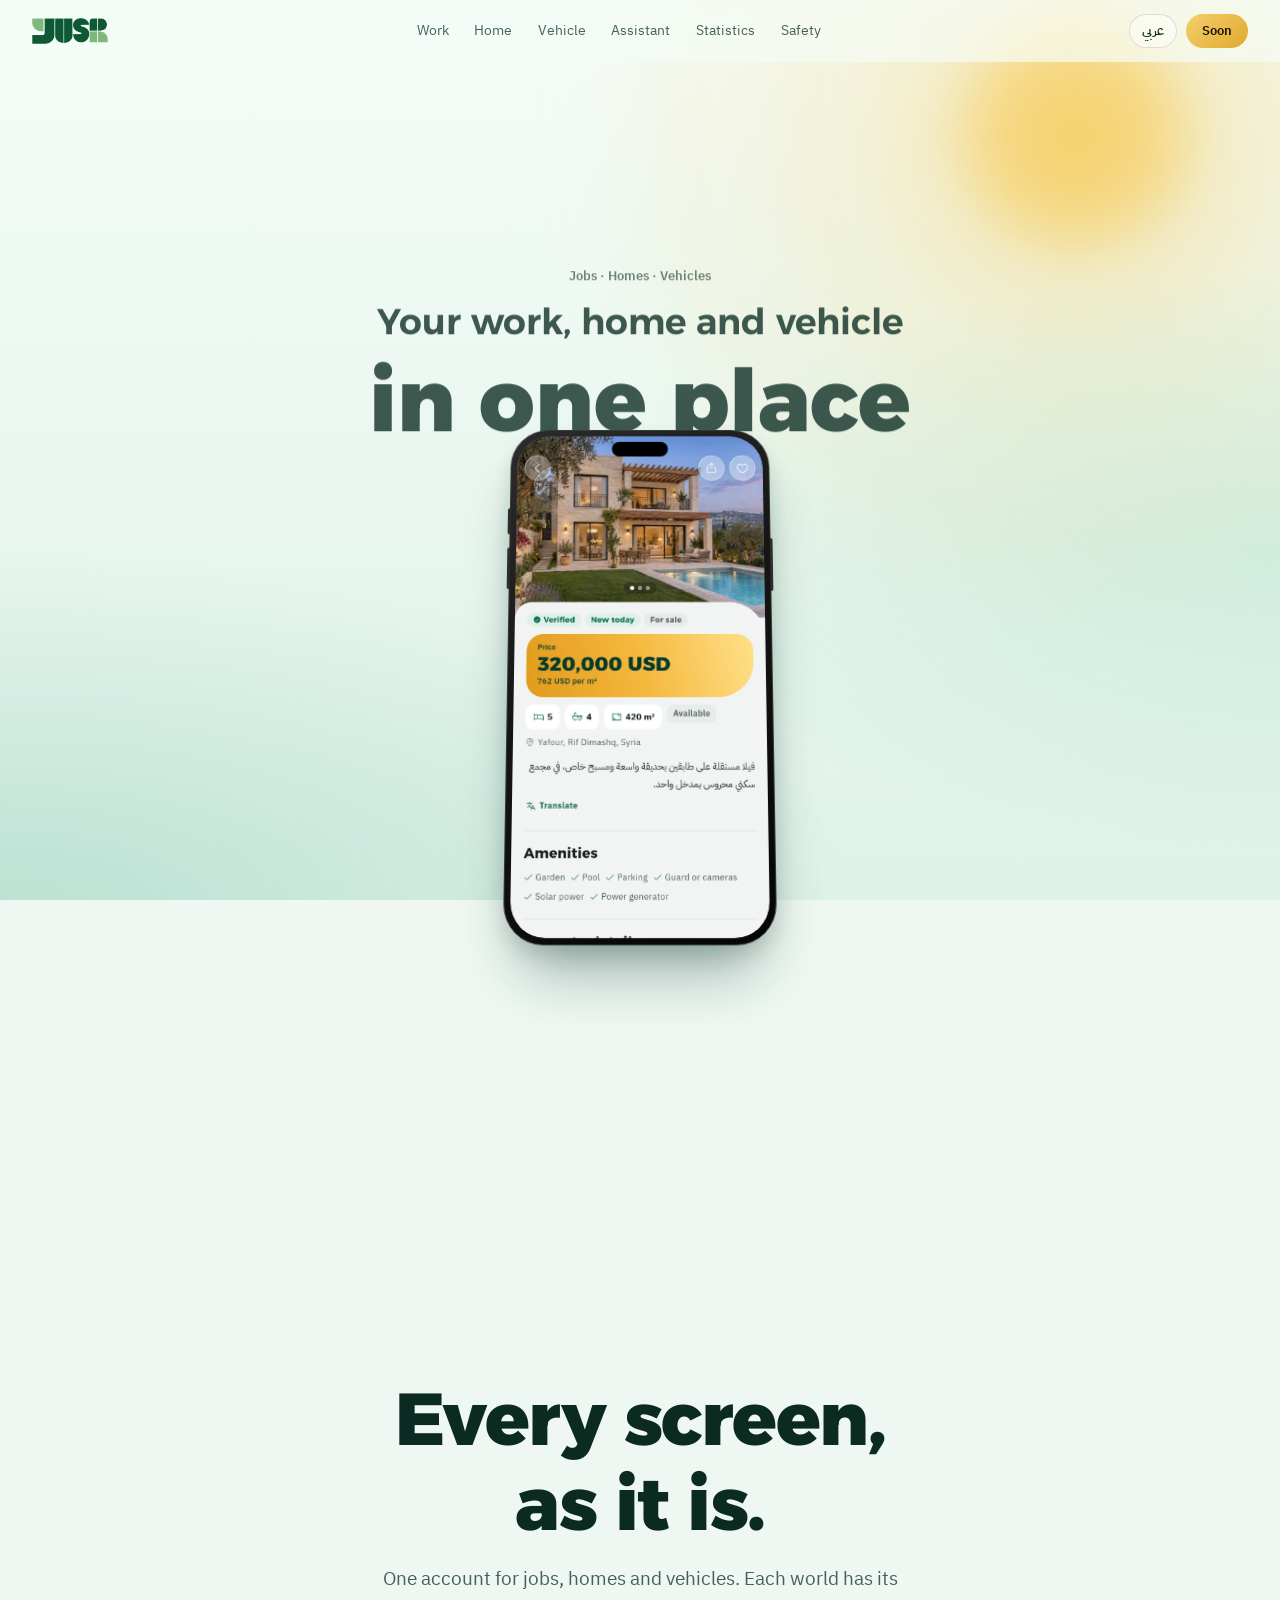
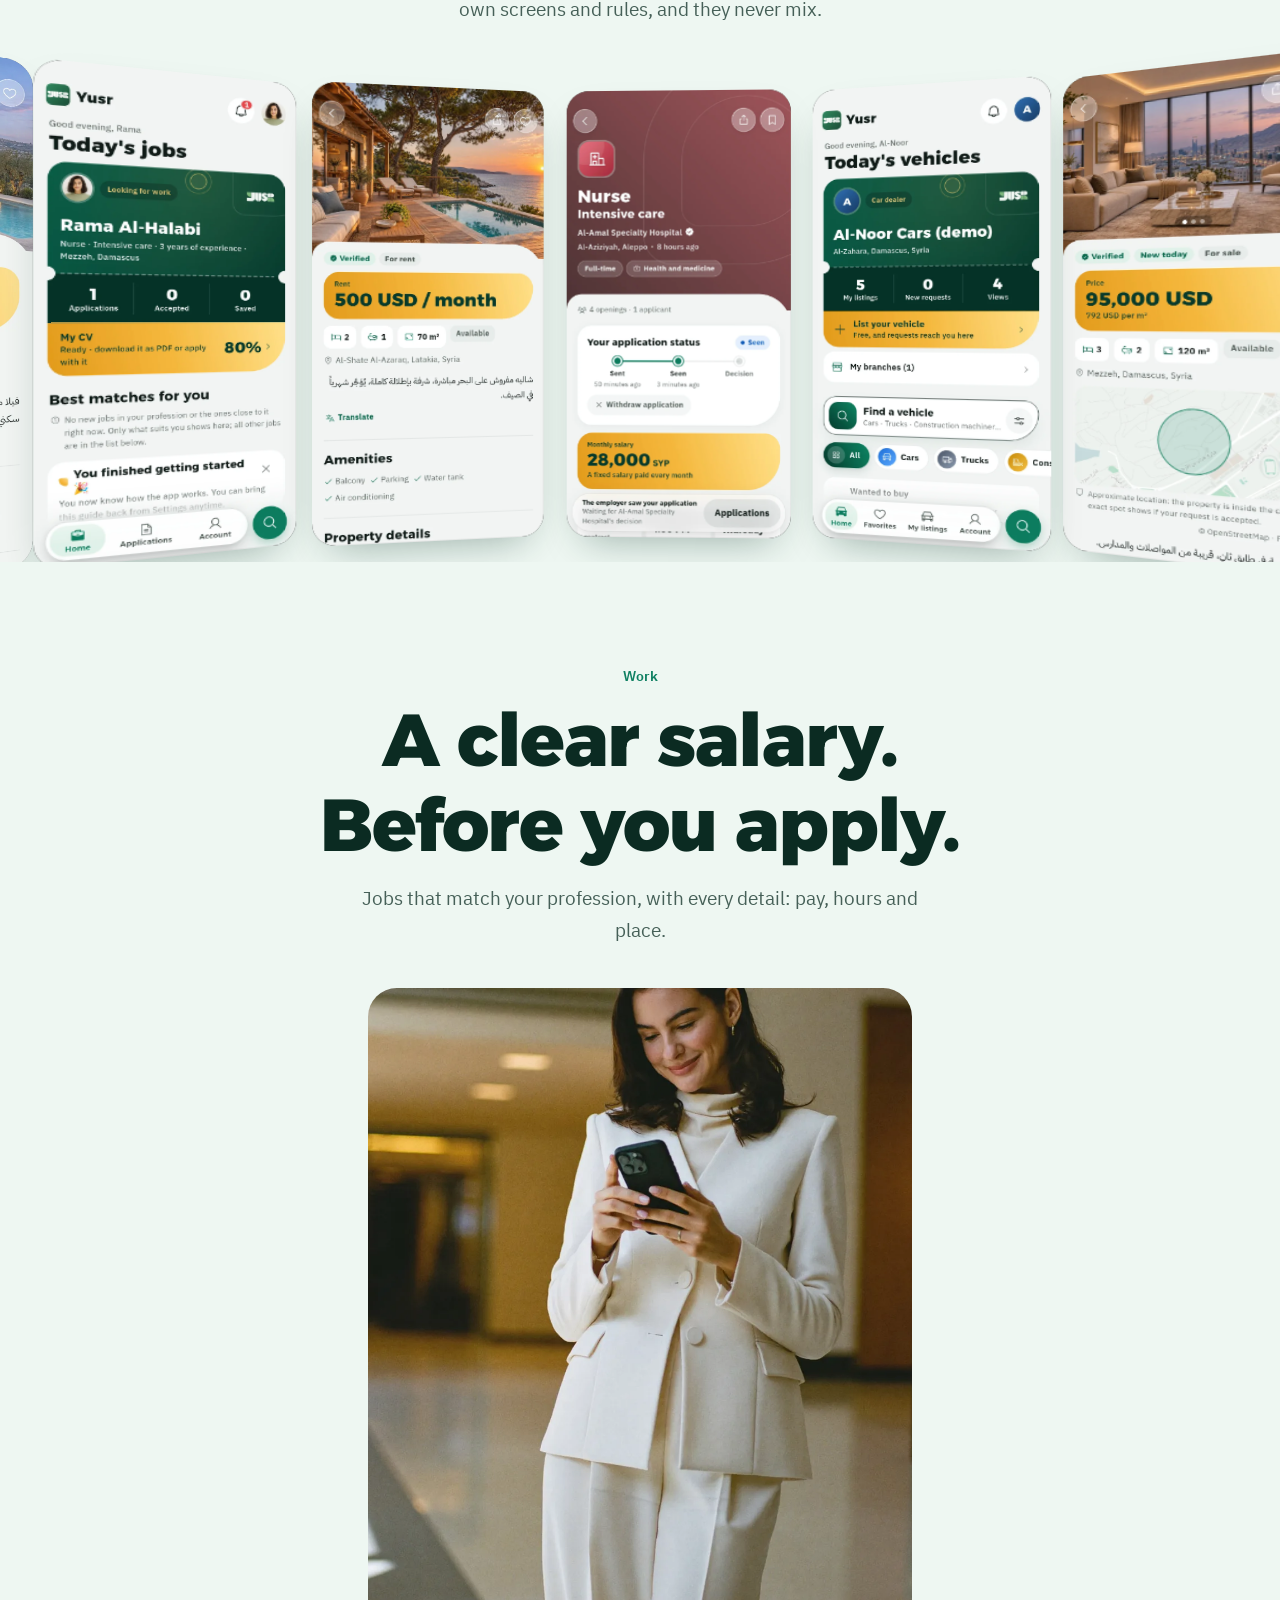
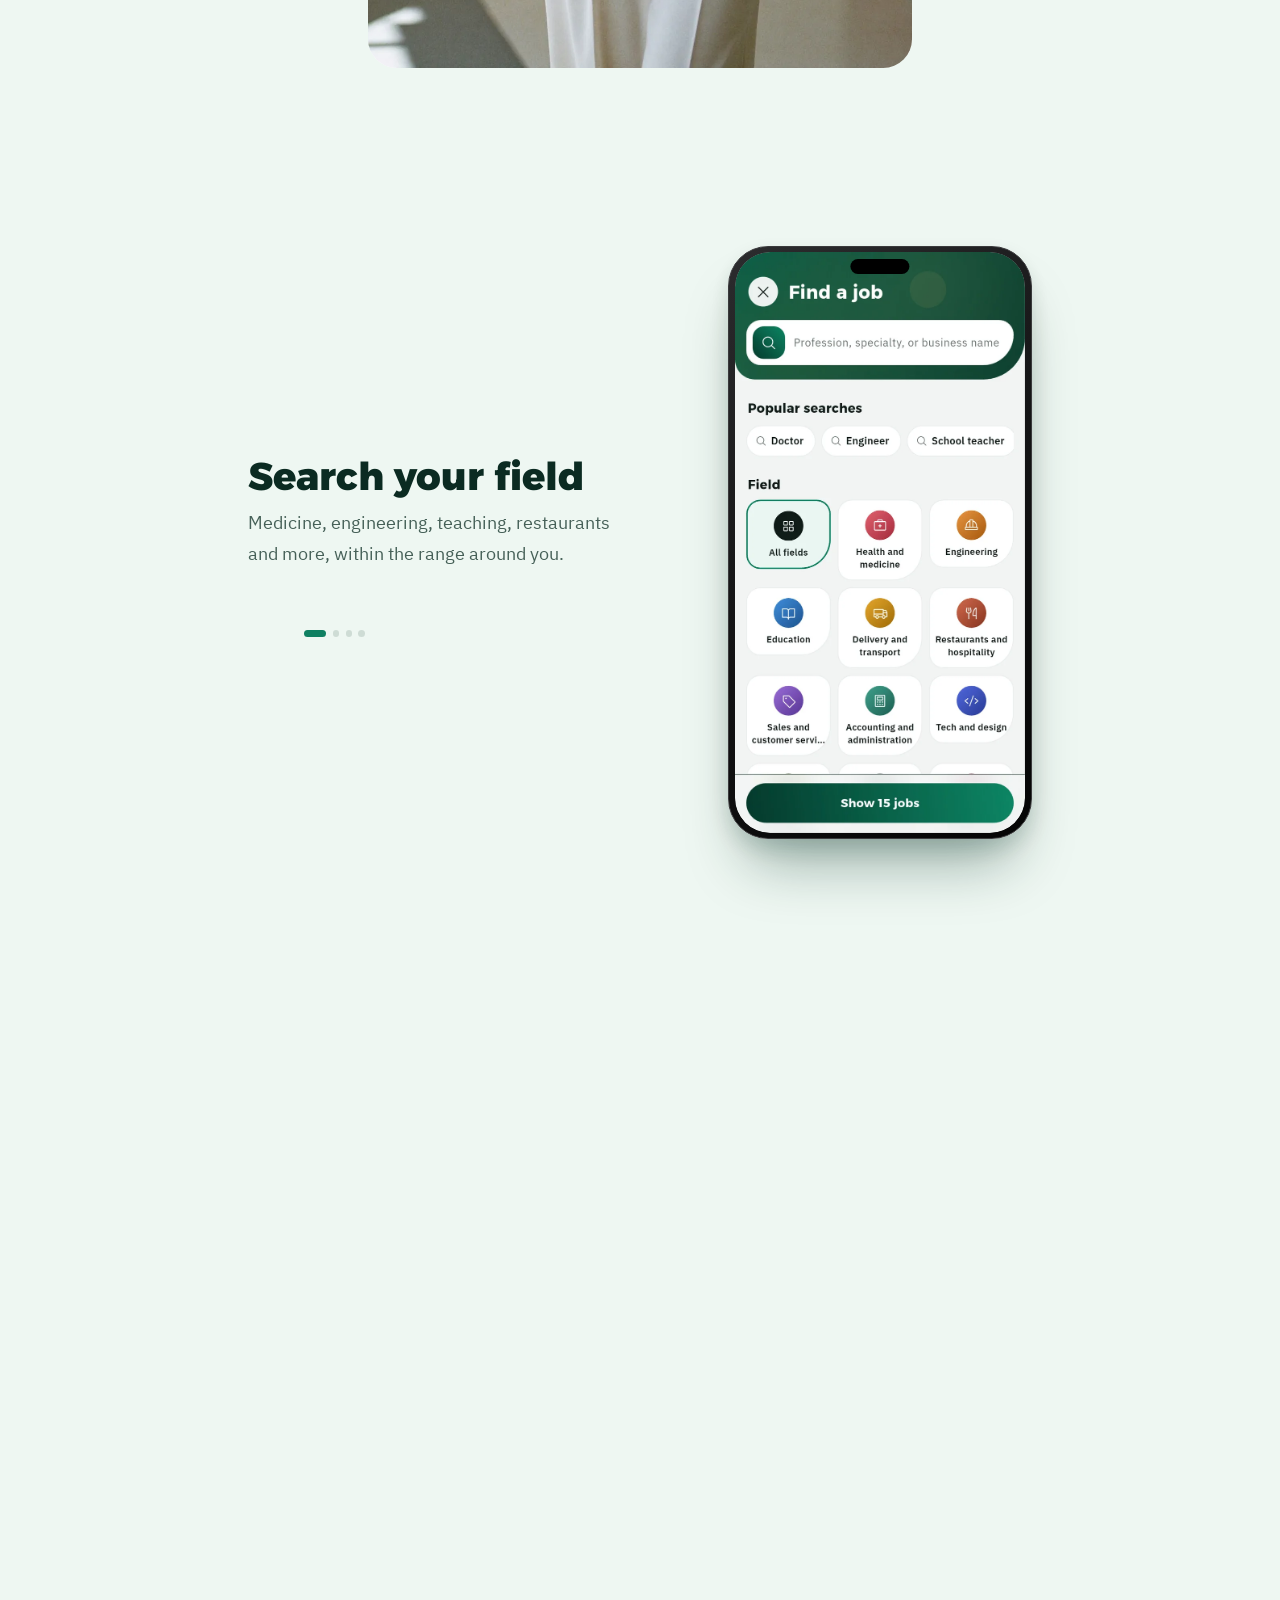
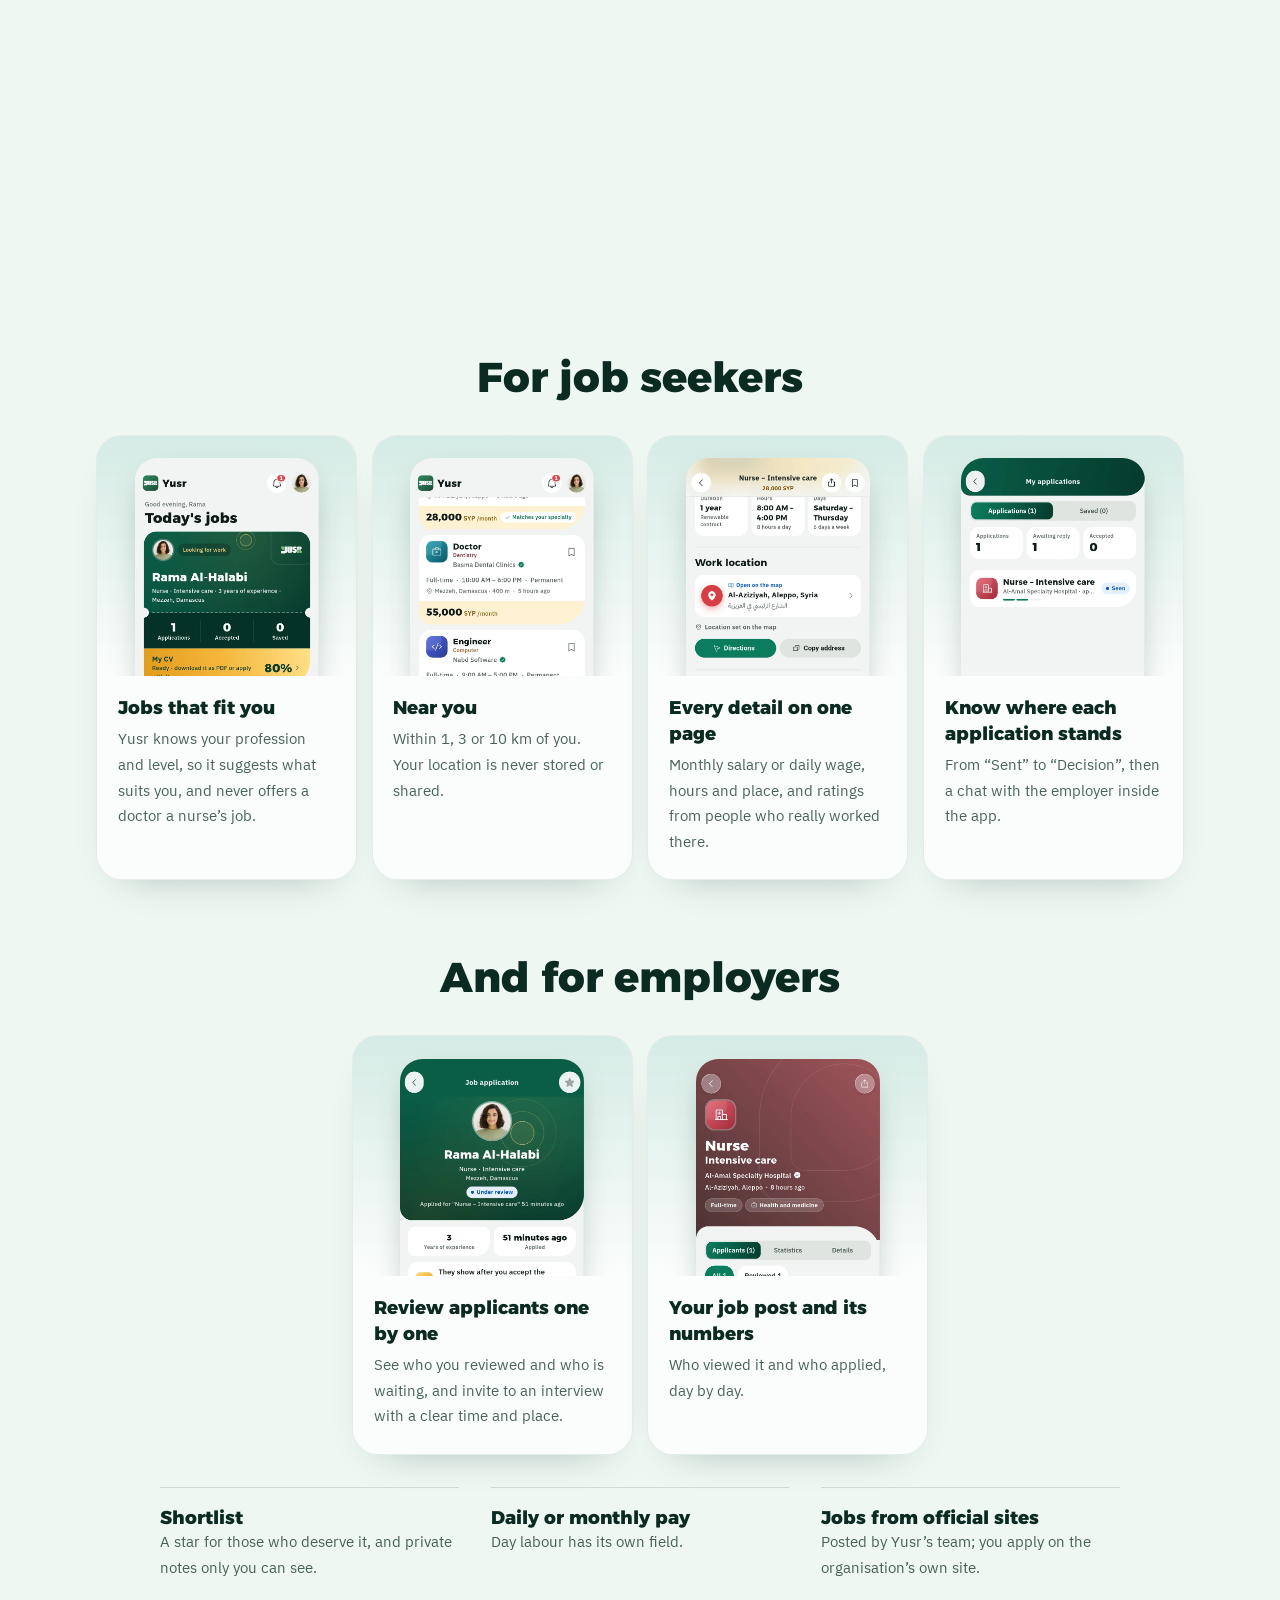
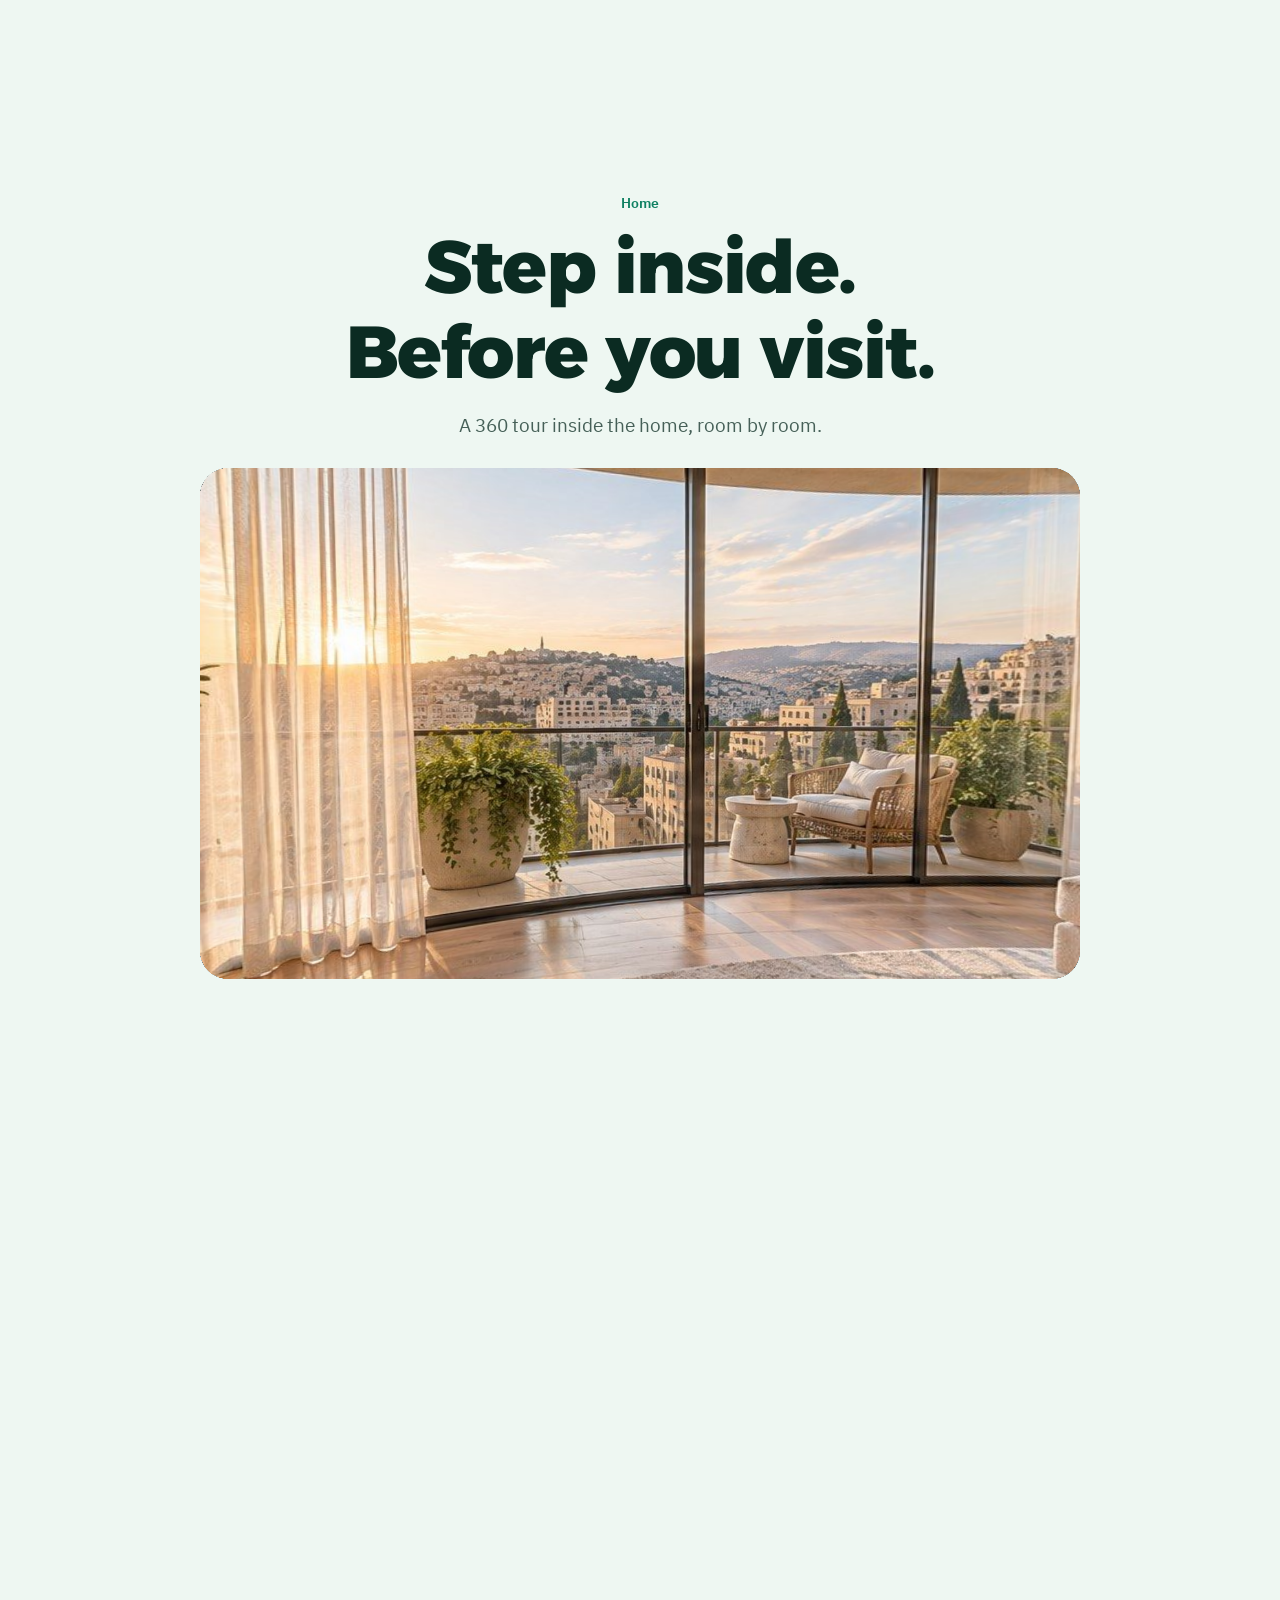
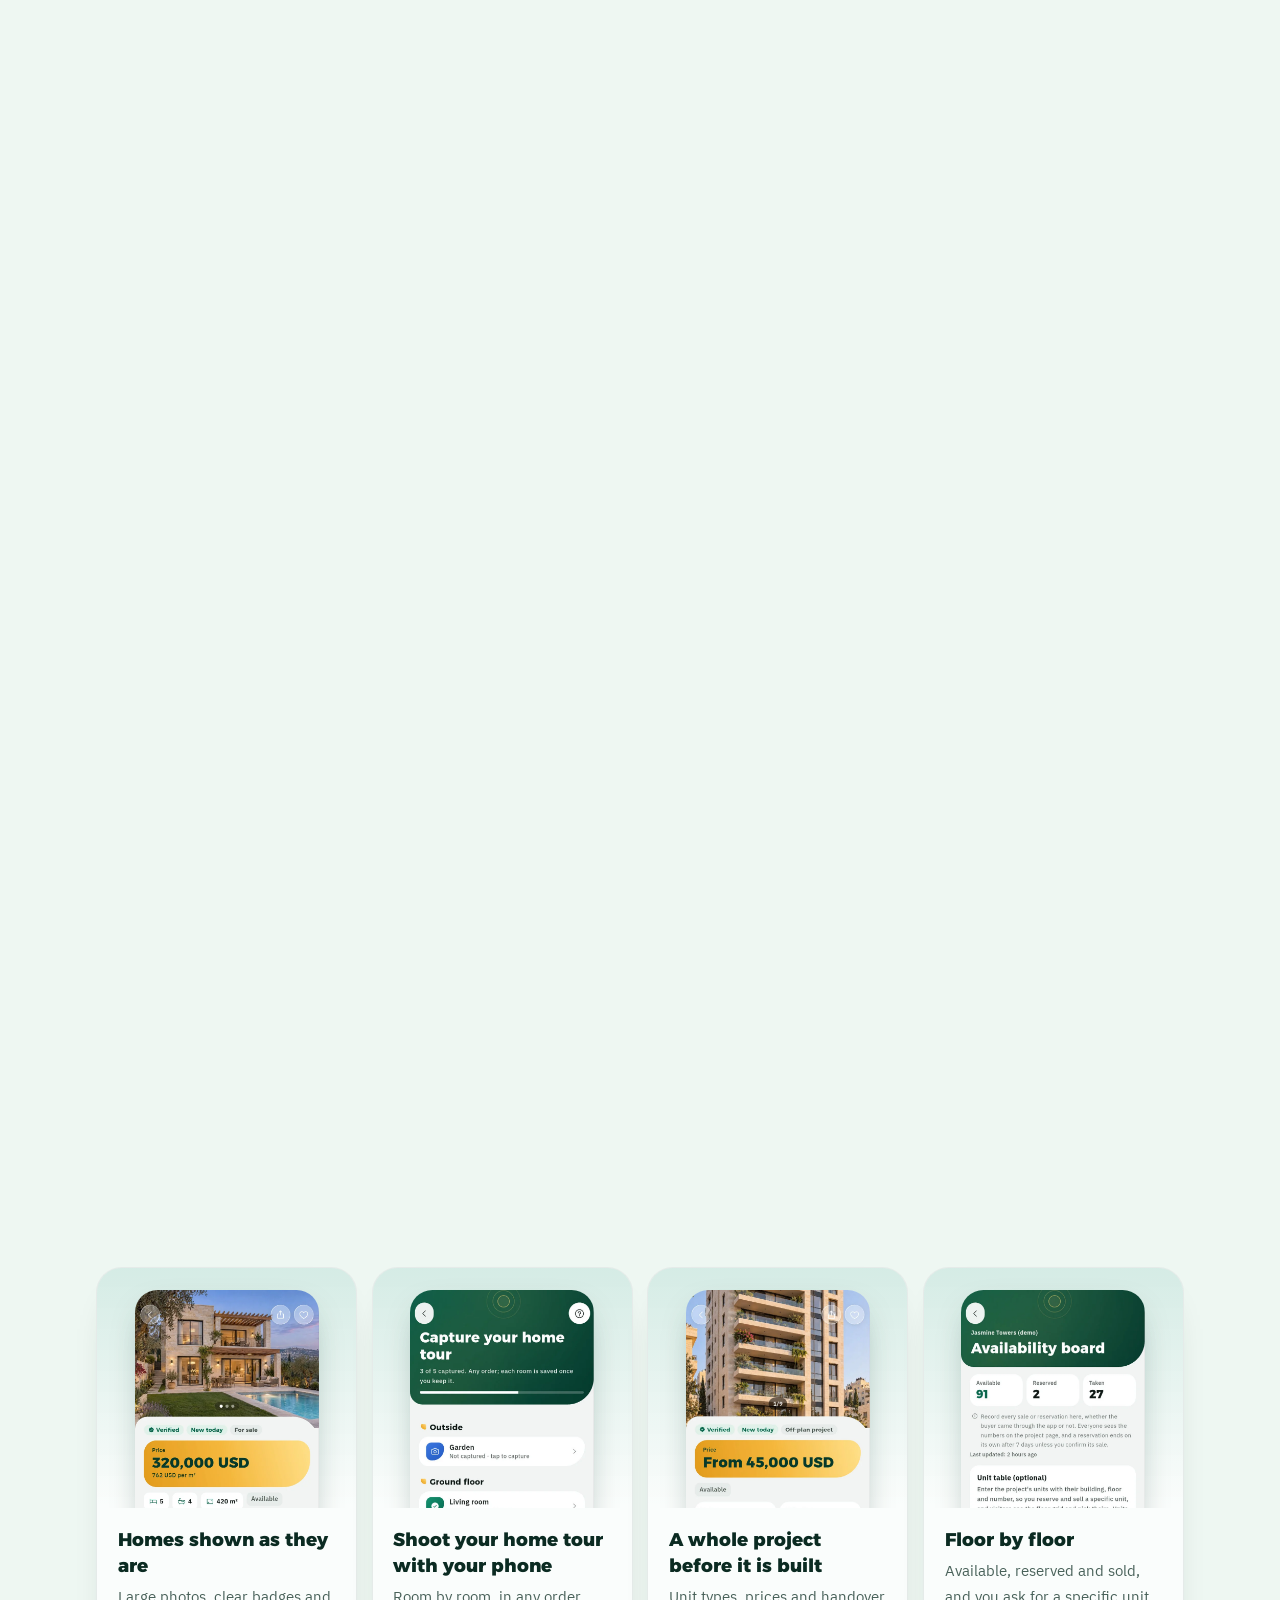
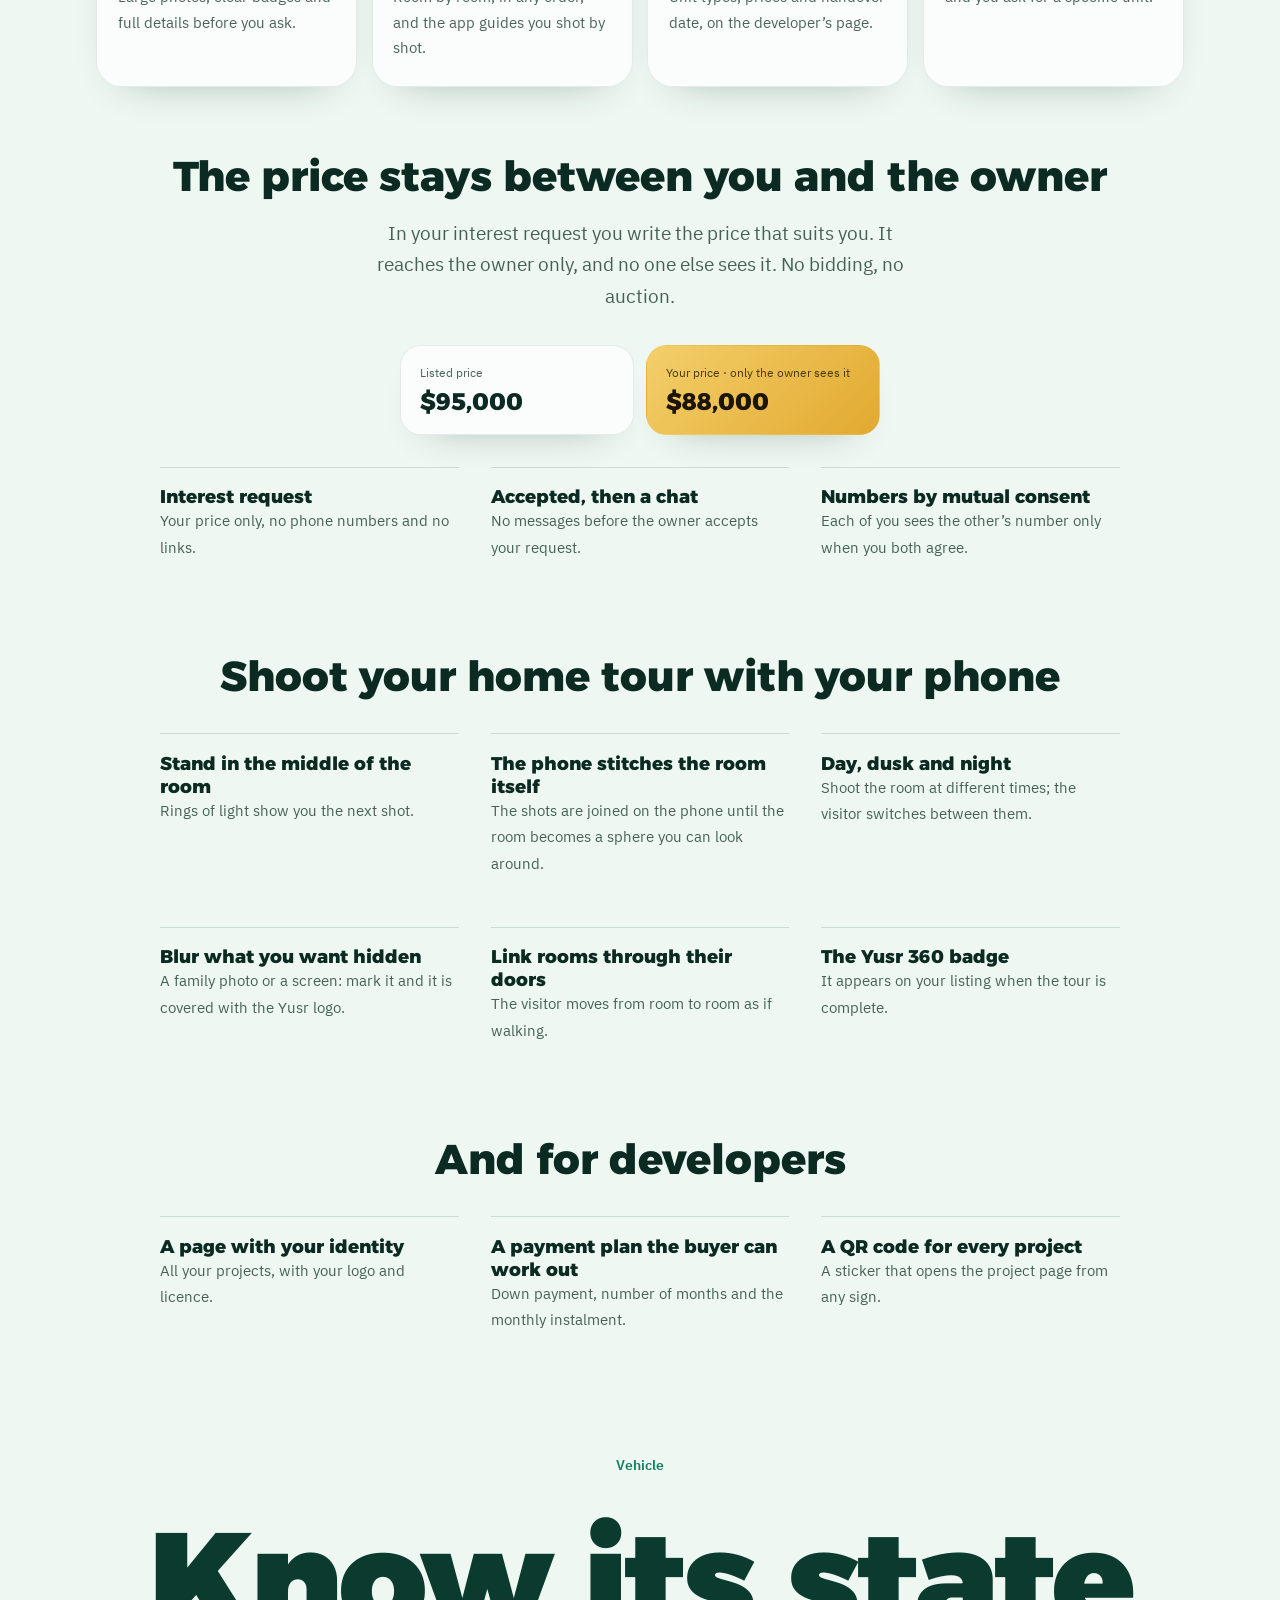
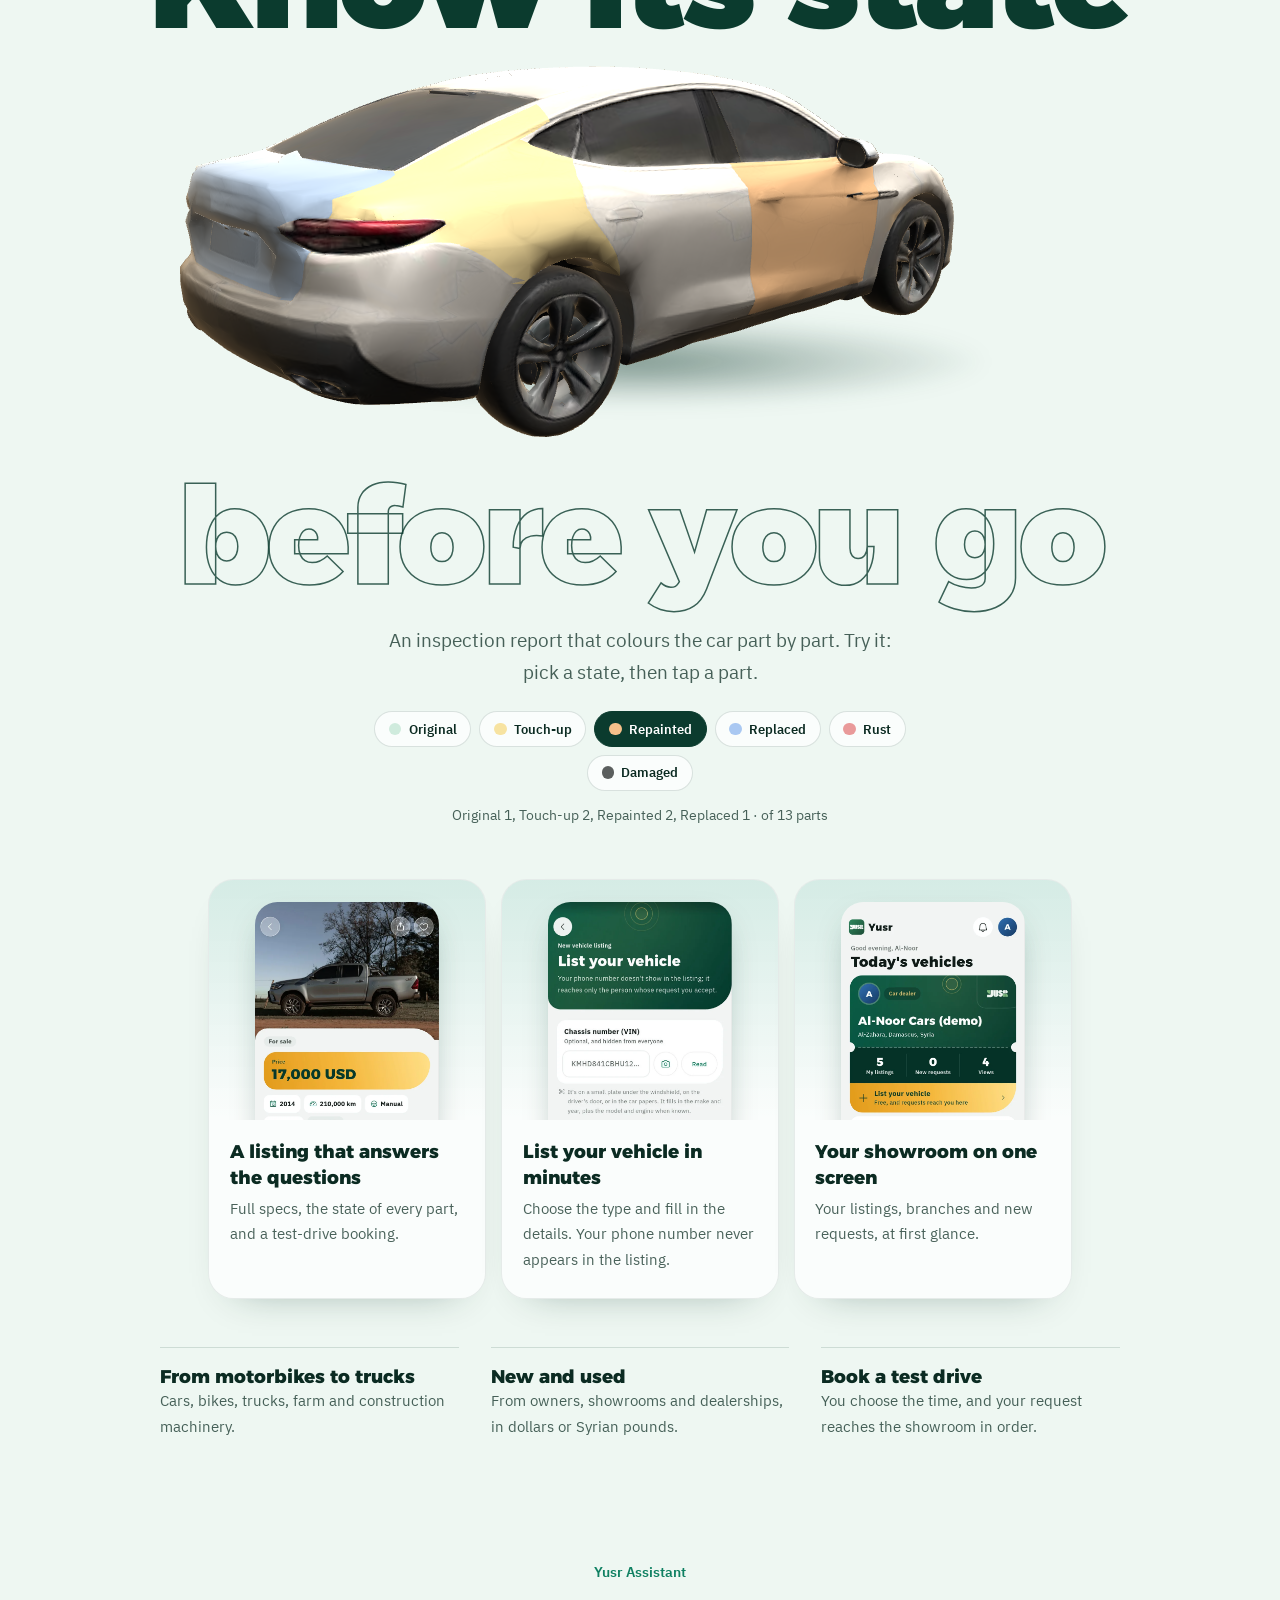
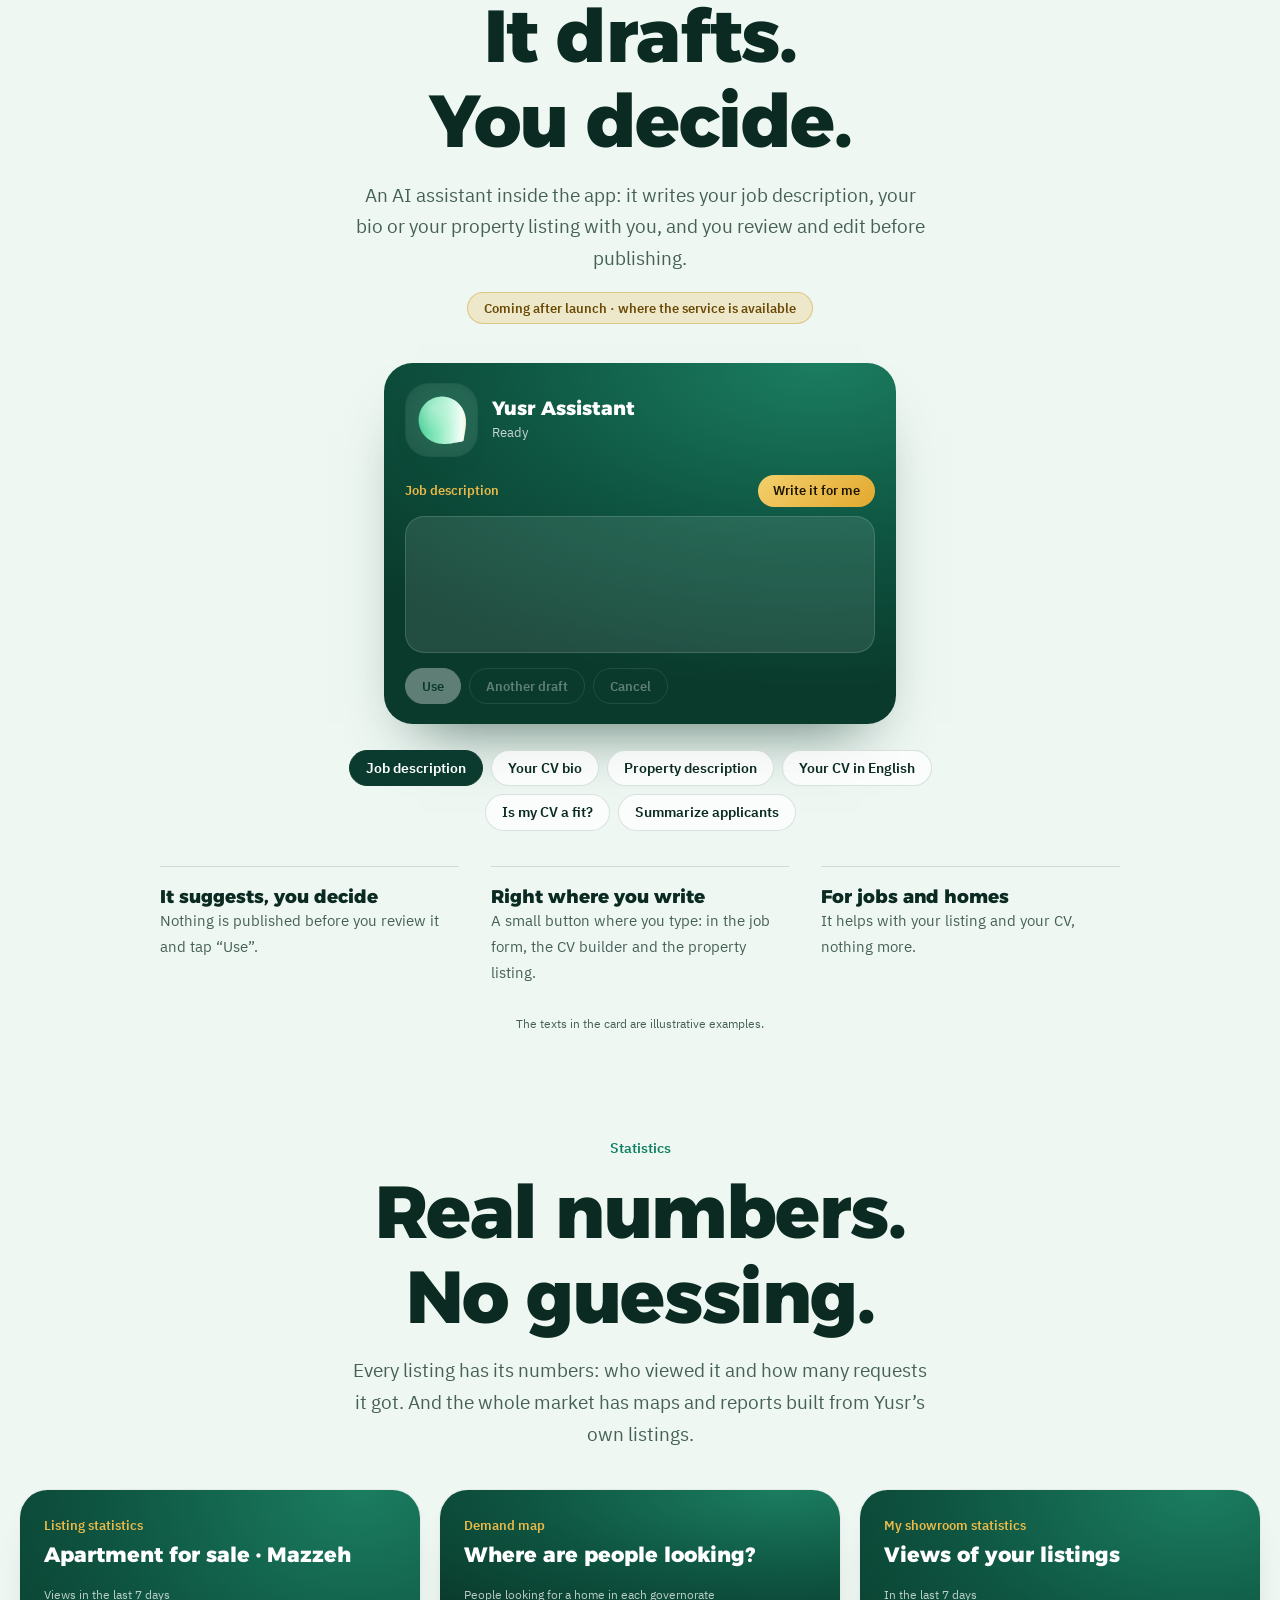
<file: en/index.html>
<!DOCTYPE html>
<html lang="en" dir="ltr">
<head>
<meta charset="utf-8">
<meta name="viewport" content="width=device-width, initial-scale=1, viewport-fit=cover">
<title>Yusr — your work, home and vehicle in one place</title>
<meta name="description" content="Yusr: jobs, homes and vehicles in one app. A clear salary before you apply, a 360 tour inside the home before you visit, and an inspection report for the car before you go.">
<meta name="theme-color" content="#eef7f2">
<link rel="icon" type="image/png" href="../icon.png">
<meta property="og:title" content="Yusr — your work, home and vehicle in one place">
<meta property="og:description" content="Jobs, homes and vehicles in one app.">
<meta property="og:type" content="website">
<!--
  Yusr website v4 (27/11). Motion patterns follow designer components from 21st.dev, rebuilt in plain CSS/JS:
  - Hero: "Phone Scroll Hero" by Ruixen UI (MIT) — a tilted phone that flattens and climbs over the headline.
  - Screens strip: the curved filmstrip pattern ("images curve in from one edge, flatten at the centre, fade away").
  - Home: scroll-to-scale media. Vehicle: giant type around the media. Safety: scroll-highlighted word list.
  Screens are real app screenshots. The 360 viewer and the 3D car are the app's own shader and model.
-->
<link rel="alternate" hreflang="ar" href="https://yusrapp.net/">
<link rel="alternate" hreflang="en" href="https://yusrapp.net/en/">
<link rel="stylesheet" href="../site.css">
</head>
<body>
<div class="sky" aria-hidden="true"><div class="sun"><i class="disc"></i><i class="ring"></i><i class="ring r2"></i><i class="ring r3"></i></div><div class="haze"></div></div>
<header class="bar" id="bar">
  <a href="#top" class="brand" aria-label="Yusr"><img src="../wordmark.png" alt="Yusr"></a>
  <nav aria-label="Page sections">
    <a href="#work">Work</a><a href="#home">Home</a><a href="#cars">Vehicle</a><a href="#ai">Assistant</a><a href="#stats">Statistics</a><a href="#safe">Safety</a>
  </nav>
  <span class="acts"><a class="lang" href="../" lang="ar">عربي</a><a class="get" href="#get">Soon</a></span>
</header>

<main id="top">
<!-- 1 · Intro -->
<section class="hero" id="hero" aria-label="Intro">
  <div class="stage">
    <div class="title" id="title">
      <p class="eyebrow">Jobs · Homes · Vehicles</p>
      <h1>Your work, home and vehicle<span>in one place</span></h1>
    </div>
    <div class="rig" id="rig">
      <div class="phone">
        <span class="btn b1" aria-hidden="true"></span><span class="btn b2" aria-hidden="true"></span><span class="btn b3" aria-hidden="true"></span>
        <div class="body"><div class="screen" id="heroScreen">
          <div class="island" aria-hidden="true"></div>
          <!--HERO_SHOTS-->
        </div></div>
      </div>
    </div>
  </div>
</section>

<!-- 2 · شريط الشاشات -->
<section class="focus" id="focus" aria-label="App screens">
  <h2 class="h2 rv">Every screen,<br>as it is.</h2>
  <p class="lead rv">One account for jobs, homes and vehicles. Each world has its own screens and rules, and they never mix.</p>
  <div class="arc" id="arc" dir="ltr" aria-hidden="true"></div>
</section>

<!-- 3 · Work -->
<section class="chapter" id="work">
  <div class="intro">
    <p class="label rv">Work</p>
    <h2 class="h2 rv">A clear salary.<br>Before you apply.</h2>
    <p class="lead rv">Jobs that match your profession, with every detail: pay, hours and place.</p>
  </div>
  <figure class="photo rv"><img src="../p/work.webp" alt="A woman following her job application on her phone" loading="lazy"></figure>
  <div class="pin" id="workPin">
    <div class="stick">
      <div class="steps" id="steps">
        <div class="step on"><b>Search your field</b><span>Medicine, engineering, teaching, restaurants and more, within the range around you.</span></div>
        <div class="step"><b>Know everything first</b><span>Hours, working days and the workplace on the map, on one page.</span></div>
        <div class="step"><b>A CV that suits you</b><span>Elegant templates you fill in once and export as a PDF.</span></div>
        <div class="step"><b>Follow it step by step</b><span>From “Sent” to “Decision”, and you know when your application was seen.</span></div>
      </div>
      <div class="dots" id="dots" aria-hidden="true"><i class="on"></i><i></i><i></i><i></i></div>
      <div class="phone flat">
        <div class="body"><div class="screen" id="workScreen">
          <div class="island" aria-hidden="true"></div>
          <img class="on" src="../s_en/search.webp" alt="Job search screen" loading="lazy">
          <img src="../s_en/job2.webp" alt="Job details" loading="lazy">
          <img src="../s_en/cv.webp" alt="The CV in the app" loading="lazy">
          <img src="../s_en/job.webp" alt="Application status" loading="lazy">
        </div></div>
      </div>
    </div>
  </div>
  <div class="more">
    <h3 class="h3 rv">For job seekers</h3>
    <div class="tiles">
      <article class="tile rv"><div class="shot"><img src="../s_en/home.webp" alt="Job seeker home screen" loading="lazy"></div><h3>Jobs that fit you</h3><p>Yusr knows your profession and level, so it suggests what suits you, and never offers a doctor a nurse’s job.</p></article>
      <article class="tile rv"><div class="shot"><img src="../s_en/jobs_list.webp" alt="Nearby jobs" loading="lazy"></div><h3>Near you</h3><p>Within 1, 3 or 10 km of you. Your location is never stored or shared.</p></article>
      <article class="tile rv"><div class="shot"><img src="../s_en/job2.webp" alt="Job details" loading="lazy"></div><h3>Every detail on one page</h3><p>Monthly salary or daily wage, hours and place, and ratings from people who really worked there.</p></article>
      <article class="tile rv"><div class="shot"><img src="../s_en/apps.webp" alt="My applications" loading="lazy"></div><h3>Know where each application stands</h3><p>From “Sent” to “Decision”, then a chat with the employer inside the app.</p></article>
    </div>
    <h3 class="h3 rv">And for employers</h3>
    <div class="tiles two">
      <article class="tile rv"><div class="shot"><img src="../s_en/applicant.webp" alt="An application as the employer sees it" loading="lazy"></div><h3>Review applicants one by one</h3><p>See who you reviewed and who is waiting, and invite to an interview with a clear time and place.</p></article>
      <article class="tile rv"><div class="shot"><img src="../s_en/jobemp.webp" alt="Your job post as the employer sees it" loading="lazy"></div><h3>Your job post and its numbers</h3><p>Who viewed it and who applied, day by day.</p></article>
    </div>
    <div class="facts light"><div class="rv"><b>Shortlist</b><span>A star for those who deserve it, and private notes only you can see.</span></div><div class="rv"><b>Daily or monthly pay</b><span>Day labour has its own field.</span></div><div class="rv"><b>Jobs from official sites</b><span>Posted by Yusr’s team; you apply on the organisation’s own site.</span></div></div>
  </div>
</section>

<!-- 4 · Home -->
<section class="chapter" id="home">
  <div class="grow" id="grow">
    <div class="stick">
      <div class="intro" id="growTitle">
        <p class="label">Home</p>
        <h2 class="h2">Step inside.<br>Before you visit.</h2>
        <p class="lead">A 360 tour inside the home, room by room.</p>
      </div>
      <div class="frame" id="frame">
        <canvas id="pano" aria-label="360 tour inside a home: drag to look around"></canvas>
        <div class="tour-ui" id="tourUi">
          <span class="deg" aria-hidden="true">360°</span>
          <div class="rooms" id="rooms"></div>
          <p class="hint">Drag to look around · illustrative 360 photos</p>
        </div>
      </div>
    </div>
  </div>
  <div class="tiles">
    <article class="tile rv"><div class="shot"><img src="../s_en/listing.webp" alt="A property page in the app" loading="lazy"></div><h3>Homes shown as they are</h3><p>Large photos, clear badges and full details before you ask.</p></article>
    <article class="tile rv"><div class="shot"><img src="../s_en/tourhub.webp" alt="Capturing a home tour" loading="lazy"></div><h3>Shoot your home tour with your phone</h3><p>Room by room, in any order, and the app guides you shot by shot.</p></article>
    <article class="tile rv"><div class="shot"><img src="../s_en/project.webp" alt="A development project page" loading="lazy"></div><h3>A whole project before it is built</h3><p>Unit types, prices and handover date, on the developer’s page.</p></article>
    <article class="tile rv"><div class="shot"><img src="../s_en/units.webp" alt="Unit availability board" loading="lazy"></div><h3>Floor by floor</h3><p>Available, reserved and sold, and you ask for a specific unit.</p></article>
  </div>
  <div class="more">
    <h3 class="h3 rv">The price stays between you and the owner</h3>
    <p class="lead rv">In your interest request you write the price that suits you. It reaches the owner only, and no one else sees it. No bidding, no auction.</p>
    <div class="offer rv" aria-hidden="true"><div><small>Listed price</small><b>$95,000</b></div><div class="mine"><small>Your price · only the owner sees it</small><b>$88,000</b></div></div>
    <div class="facts light"><div class="rv"><b>Interest request</b><span>Your price only, no phone numbers and no links.</span></div><div class="rv"><b>Accepted, then a chat</b><span>No messages before the owner accepts your request.</span></div><div class="rv"><b>Numbers by mutual consent</b><span>Each of you sees the other’s number only when you both agree.</span></div></div>
    <h3 class="h3 rv">Shoot your home tour with your phone</h3>
    <div class="facts light"><div class="rv"><b>Stand in the middle of the room</b><span>Rings of light show you the next shot.</span></div><div class="rv"><b>The phone stitches the room itself</b><span>The shots are joined on the phone until the room becomes a sphere you can look around.</span></div><div class="rv"><b>Day, dusk and night</b><span>Shoot the room at different times; the visitor switches between them.</span></div><div class="rv"><b>Blur what you want hidden</b><span>A family photo or a screen: mark it and it is covered with the Yusr logo.</span></div><div class="rv"><b>Link rooms through their doors</b><span>The visitor moves from room to room as if walking.</span></div><div class="rv"><b>The Yusr 360 badge</b><span>It appears on your listing when the tour is complete.</span></div></div>
    <h3 class="h3 rv">And for developers</h3>
    <div class="facts light"><div class="rv"><b>A page with your identity</b><span>All your projects, with your logo and licence.</span></div><div class="rv"><b>A payment plan the buyer can work out</b><span>Down payment, number of months and the monthly instalment.</span></div><div class="rv"><b>A QR code for every project</b><span>A sticker that opens the project page from any sign.</span></div></div>
  </div>
</section>

<!-- 5 · Vehicle -->
<section class="garage" id="cars">
  <p class="label rv">Vehicle</p>
  <div class="sand">
    <span class="big top" aria-hidden="true">Know its state</span>
    <div class="stage3d"><div class="floor" aria-hidden="true"></div><canvas id="car" aria-label="3D car model: tap a part to colour it"></canvas></div>
    <span class="big bot" aria-hidden="true">before you go</span>
  </div>
  <h2 class="sr">Know its state before you go</h2>
  <p class="lead rv">An inspection report that colours the car part by part. Try it: pick a state, then tap a part.</p>
  <div class="states" id="states" role="group" aria-label="Part state"></div>
  <p class="sum" id="carSum" aria-live="polite"></p>
  <div class="tiles">
    <article class="tile rv"><div class="shot"><img src="../s_en/vehicle.webp" alt="A vehicle listing" loading="lazy"></div><h3>A listing that answers the questions</h3><p>Full specs, the state of every part, and a test-drive booking.</p></article>
    <article class="tile rv"><div class="shot"><img src="../s_en/postv.webp" alt="New vehicle listing" loading="lazy"></div><h3>List your vehicle in minutes</h3><p>Choose the type and fill in the details. Your phone number never appears in the listing.</p></article>
    <article class="tile rv"><div class="shot"><img src="../s_en/showroom.webp" alt="Showroom home screen" loading="lazy"></div><h3>Your showroom on one screen</h3><p>Your listings, branches and new requests, at first glance.</p></article>
  </div>
  <div class="facts"><div class="rv"><b>From motorbikes to trucks</b><span>Cars, bikes, trucks, farm and construction machinery.</span></div><div class="rv"><b>New and used</b><span>From owners, showrooms and dealerships, in dollars or Syrian pounds.</span></div><div class="rv"><b>Book a test drive</b><span>You choose the time, and your request reaches the showroom in order.</span></div></div>
</section>

<!-- 6 · Yusr Assistant -->
<section class="chapter ai" id="ai">
  <div class="intro">
    <p class="label rv">Yusr Assistant</p>
    <h2 class="h2 rv">It drafts.<br>You decide.</h2>
    <p class="lead rv">An AI assistant inside the app: it writes your job description, your bio or your property listing with you, and you review and edit before publishing.</p>
    <p class="soon rv">Coming after launch · where the service is available</p>
  </div>
  <div class="aicard rv" id="aiCard" aria-label="An example of the assistant at work">
    <div class="aihead">
      <span class="aiorb"><canvas id="aiMark" aria-hidden="true"></canvas><svg class="aimark" viewBox="10 10 80 80" aria-hidden="true"><defs><linearGradient id="aiG" gradientUnits="userSpaceOnUse" x1="79.7" y1="20.3" x2="20.3" y2="79.7"><stop offset="0" stop-color="#2FC489"/><stop offset=".45" stop-color="#8FEBC0"/><stop offset=".8" stop-color="#F2FFF8"/><stop offset="1" stop-color="#FFE08A"/></linearGradient></defs><path d="M80.0 50.0 80.0 51.6 79.8 53.1 79.6 54.7 79.4 56.2 79.0 57.8 78.5 59.3 78.0 60.8 77.4 62.2 76.7 63.6 76.0 65.0 75.2 66.4 74.3 67.7 73.3 68.9 72.3 70.1 71.2 71.2 70.1 72.3 68.9 73.4 67.7 74.3 66.4 75.2 65.1 76.1 63.7 76.9 62.3 77.6 60.8 78.2 59.3 78.8 57.8 79.2 56.3 79.7 54.8 80.0 53.2 80.3 51.6 80.5 50.0 80.7 48.4 80.7 46.8 80.8 45.1 80.7 43.5 80.6 41.8 80.5 40.2 80.3 38.5 80.1 36.7 79.8 34.9 79.5 33.1 79.2 31.2 78.9 29.2 78.6 27.1 78.2 24.9 77.9 22.4 77.6 22.1 75.1 21.8 72.9 21.4 70.8 21.1 68.8 20.8 66.9 20.5 65.1 20.2 63.3 19.9 61.5 19.7 59.8 19.5 58.2 19.4 56.5 19.3 54.9 19.2 53.2 19.3 51.6 19.3 50.0 19.5 48.4 19.7 46.8 20.0 45.2 20.3 43.7 20.8 42.2 21.2 40.7 21.8 39.2 22.4 37.7 23.1 36.3 23.9 34.9 24.8 33.6 25.7 32.3 26.6 31.1 27.7 29.9 28.8 28.8 29.9 27.7 31.1 26.7 32.3 25.7 33.6 24.8 35.0 24.0 36.4 23.3 37.8 22.6 39.2 22.0 40.7 21.5 42.2 21.0 43.8 20.6 45.3 20.4 46.9 20.2 48.4 20.0 50.0 20.0 51.6 20.0 53.1 20.2 54.7 20.4 56.2 20.7 57.8 21.0 59.3 21.5 60.8 22.0 62.2 22.6 63.6 23.3 65.0 24.0 66.3 24.8 67.6 25.7 68.9 26.7 70.1 27.7 71.2 28.8 72.3 29.9 73.3 31.1 74.3 32.4 75.2 33.7 76.0 35.0 76.7 36.4 77.4 37.8 78.0 39.2 78.5 40.7 79.0 42.2 79.3 43.8 79.6 45.3 79.8 46.9 80.0 48.4Z" fill="url(#aiG)"/></svg></span>
      <div><b>Yusr Assistant</b><small id="aiState">Ready</small></div>
    </div>
    <div class="airow"><p class="aiwhere" id="aiWhere">Job description</p><span class="aiask" id="aiAsk">Write it for me</span></div>
    <p class="aiout" id="aiOut"></p>
    <div class="aibtns"><span class="use">Use</span><span>Another draft</span><span>Cancel</span></div>
  </div>
  <ul class="aichips rv" aria-label="What it helps with">
    <li>Job description</li><li>Your CV bio</li><li>Property description</li><li>Your CV in English</li><li>Is my CV a fit?</li><li>Summarize applicants</li>
  </ul>
  <div class="facts light rv">
    <div><b>It suggests, you decide</b><span>Nothing is published before you review it and tap “Use”.</span></div>
    <div><b>Right where you write</b><span>A small button where you type: in the job form, the CV builder and the property listing.</span></div>
    <div><b>For jobs and homes</b><span>It helps with your listing and your CV, nothing more.</span></div>
  </div>
  <p class="note">The texts in the card are illustrative examples.</p>
</section>

<!-- 7 · Statistics -->
<section class="chapter stats" id="stats">
  <div class="intro">
    <p class="label rv">Statistics</p>
    <h2 class="h2 rv">Real numbers.<br>No guessing.</h2>
    <p class="lead rv">Every listing has its numbers: who viewed it and how many requests it got. And the whole market has maps and reports built from Yusr’s own listings.</p>
  </div>
  <div class="lives" id="lives" tabindex="0" aria-label="Live examples of the statistics screens">
    <article class="live" data-live="ad">
      <header>
        <small>Listing statistics</small>
        <h3 data-k="title">Apartment for sale · Mazzeh</h3>
        <p>Views in the last 7 days</p>
        <b class="num" data-k="views">0</b>
        <div class="bars" aria-hidden="true"><i></i><i></i><i></i><i></i><i></i><i></i><i></i></div>
        <div class="days" aria-hidden="true"><span>Sa</span><span>Su</span><span>Mo</span><span>Tu</span><span>We</span><span>Th</span><span>Today</span></div>
      </header>
      <div class="kpis"><div><b data-k="today">0</b><span>Today</span></div><div><b data-k="req">0</b><span>Requests</span></div><div><b data-k="rate">0%</b><span>Request rate</span></div></div>
    </article>
    <article class="live" data-live="demand">
      <header>
        <small>Demand map</small>
        <h3>Where are people looking?</h3>
        <p>People looking for a home in each governorate</p>
        <div class="chips" aria-hidden="true"><span class="on" data-m="0">Buy</span><span data-m="1">Rent</span></div>
      </header>
      <ul class="rows" data-k="rows"></ul>
    </article>
    <article class="live" data-live="dealer">
      <header>
        <small>My showroom statistics</small>
        <h3>Views of your listings</h3>
        <p>In the last 7 days</p>
        <b class="num" data-k="total">0</b>
        <svg class="spark" viewBox="0 0 300 80" preserveAspectRatio="none" aria-hidden="true"><path data-k="area" d=""/><path data-k="line" d=""/></svg>
      </header>
      <ul class="top" data-k="top"></ul>
    </article>
  </div>
  <p class="note">The numbers in these cards are illustrative examples that show how statistics look in the app.</p>
  <div class="facts light"><div class="rv"><b>For job posts too</b><span>The employer sees views and applicants for every job post.</span></div><div class="rv"><b>Market salaries</b><span>The usual salary for each profession, from Yusr jobs in the last six months.</span></div><div class="rv"><b>Vehicle market report</b><span>Used prices for each make, from published listings.</span></div><div class="rv"><b>Fair counting</b><span>One view per person per day, and your own views are not counted.</span></div><div class="rv"><b>Numbers, not names</b><span>You know how many people viewed your listing, not who they are.</span></div><div class="rv"><b>Real numbers only</b><span>When there are not enough listings to work out a number, no number is shown.</span></div></div>
</section>

<!-- 8 · Safety -->
<section class="safe" id="safe">
  <div class="pin" id="safePin">
    <div class="stick">
      <p class="label">Safety</p>
      <h2 class="h2">Your number.<br>Until you agree.</h2>
      <ul class="lines" id="lines">
        <li class="on">Both numbers stay hidden until you both agree.</li>
        <li>No messages before a request is accepted.</li>
        <li>A “Verified” badge for proven identity.</li>
        <li>Photos are checked before publishing.</li>
        <li>Report without revealing who you are.</li>
        <li>Ratings from real experience only.</li>
      </ul>
    </div>
  </div>
</section>

<!-- 9 · لمن -->
<section class="who" id="who">
  <div class="intro">
    <h2 class="h2 rv">For every search.<br>And every offer.</h2>
  </div>
  <div class="row" id="whoRow" tabindex="0" aria-label="Who Yusr is for">
    <figure class="p"><img src="../p/who_seeker.webp" alt="" loading="lazy"><b>Job seeker</b></figure>
    <figure class="p"><img src="../p/who_employer.webp" alt="" loading="lazy"><b>Employer</b></figure>
    <figure class="p"><img src="../p/who_owner.webp" alt="" loading="lazy"><b>Owner</b></figure>
    <figure class="p"><img src="../p/who_agent.webp" alt="" loading="lazy"><b>Real-estate office</b></figure>
    <figure class="p"><img src="../p/who_dealer.webp" alt="" loading="lazy"><b>Showroom and dealership</b></figure>
    <figure class="p"><img src="../p/who_developer.webp" alt="" loading="lazy"><b>Developer</b></figure>
  </div>
</section>

<!-- 10 · Yusr’s sky -->
<section class="skyy" id="sky">
  <div class="intro">
    <p class="label rv">Yusr’s sky</p>
    <h2 class="h2 rv">It changes<br>with your day.</h2>
    <p class="lead rv">The home screen’s sky follows your clock: a sun by day, a moon by night. Plus dark mode, in Arabic and English.</p>
  </div>
  <div class="row" tabindex="0" aria-label="The app’s colours through the day">
    <figure class="ph"><img src="../s_en/sky_noon.webp" alt="" loading="lazy"><figcaption>Day</figcaption></figure>
    <figure class="ph"><img src="../s_en/sky_night.webp" alt="" loading="lazy"><figcaption>Night</figcaption></figure>
    <figure class="ph"><img src="../s_en/dark_home.webp" alt="" loading="lazy"><figcaption>Dark mode</figcaption></figure>
  </div>
</section>

<!-- 11 · أسئلة -->
<section class="faq" id="faq">
  <h2 class="h2 rv">Common questions.</h2>
  <div class="qa">
    <details><summary>Is the app free?</summary><p>Yes. Searching, applying and posting are free, and there are no fees on property listings.</p></details>
    <details><summary>When does the other side see my number?</summary><p>When you both agree to share numbers, after the request is accepted. Until then the numbers stay hidden.</p></details>
    <details><summary>Do I need a special camera for a 360 tour?</summary><p>No, your phone is enough. The app guides you shot by shot, then stitches the room itself.</p></details>
    <details><summary>How does a developer or a dealership join?</summary><p>With the right account type and a verification request inside the app, then a page with your identity that you manage yourself.</p></details>
    <details><summary>Can I use it in Arabic too?</summary><p>Yes. The app opens in your phone’s language, and you can change it in Settings any time.</p></details>
  </div>
</section>

<!-- 12 · الخاتمة -->
<section class="end" id="get">
  <div class="beam" aria-hidden="true"></div>
  <p class="word" aria-hidden="true">Yusr</p>
  <h2 class="h2">Ease is closer than you think.</h2>
  <p class="from">Starting in Syria, built for the whole Arab world.</p>
  <div class="stores">
    <span class="store"><small>Coming soon on</small>App Store</span>
    <span class="store"><small>Coming soon on</small>Google Play</span>
  </div>
  <footer>
    <nav aria-label="Links"><a href="../privacy.html">Privacy policy</a><a href="../delete-account.html">Delete account</a><a href="mailto:yusrsupport@gmail.com">Contact us</a></nav>
    <p>© 2026 Yusr · يُسر. Screens are from the app itself. Photos of people and homes are illustrative, AI-generated.</p>
  </footer>
</section>
</main>

<script>window.YUSR_CFG={"root":"../","shots":"../s_en/","hero":[["welcome","Yusr’s first screen"],["home","Home screen"],["listing","A property page"],["job","A job page"],["chalet","A chalet for rent"],["showroom","A vehicle showroom"]],"rooms":[["living","Living room",-1.9],["dining","Kitchen & dining",-2.6],["bedroom","Bedroom",1.25]],"states":["Original","Touch-up","Repainted","Replaced","Rust","Damaged"],"parts":{"f_bumper":"Front bumper","hood":"Hood","fender_fl":"Front left fender","fender_fr":"Front right fender","roof":"Roof","trunk":"Trunk","r_bumper":"Rear bumper","door_fl":"Front left door","door_fr":"Front right door","door_rl":"Rear left door","door_rr":"Rear right door","quarter_rl":"Rear left quarter","quarter_rr":"Rear right quarter"},"sum":["Tap any part to colour it",", "," · of "," parts"],"ads":["Apartment for sale · Mazzeh","ICU nurse · Aleppo","Seaside chalet · Latakia","Pickup 2014 · Homs"],"gov":["Rural Damascus","Damascus","Aleppo","Homs","Latakia"],"cars":["Sedan 2016 · Damascus","4x4 2019 · Damascus","Pickup 2014 · Homs","Motorbike 2021 · Aleppo"],"ai":[[0,"Job description","Write it for me","ICU nurse wanted, with at least two years of experience, for evening shifts at a private hospital in central Aleppo. The salary is stated in the post, and transport is provided."],[1,"Your CV bio","Polish it","Accountant with five years of experience in trading companies. Skilled in financial statements and bank reconciliations, looking for a full-time role in Damascus."],[2,"Property description","Write the description","A sunny three-bedroom apartment with a living room in Mazzeh, on the third floor with a lift. Newly finished, with a fitted kitchen, close to schools and markets."]],"aiTxt":["Ready","Writing for you…","Done, review the text"]};</script>
<script src="../site.js" defer></script>
</body>
</html>
</file>
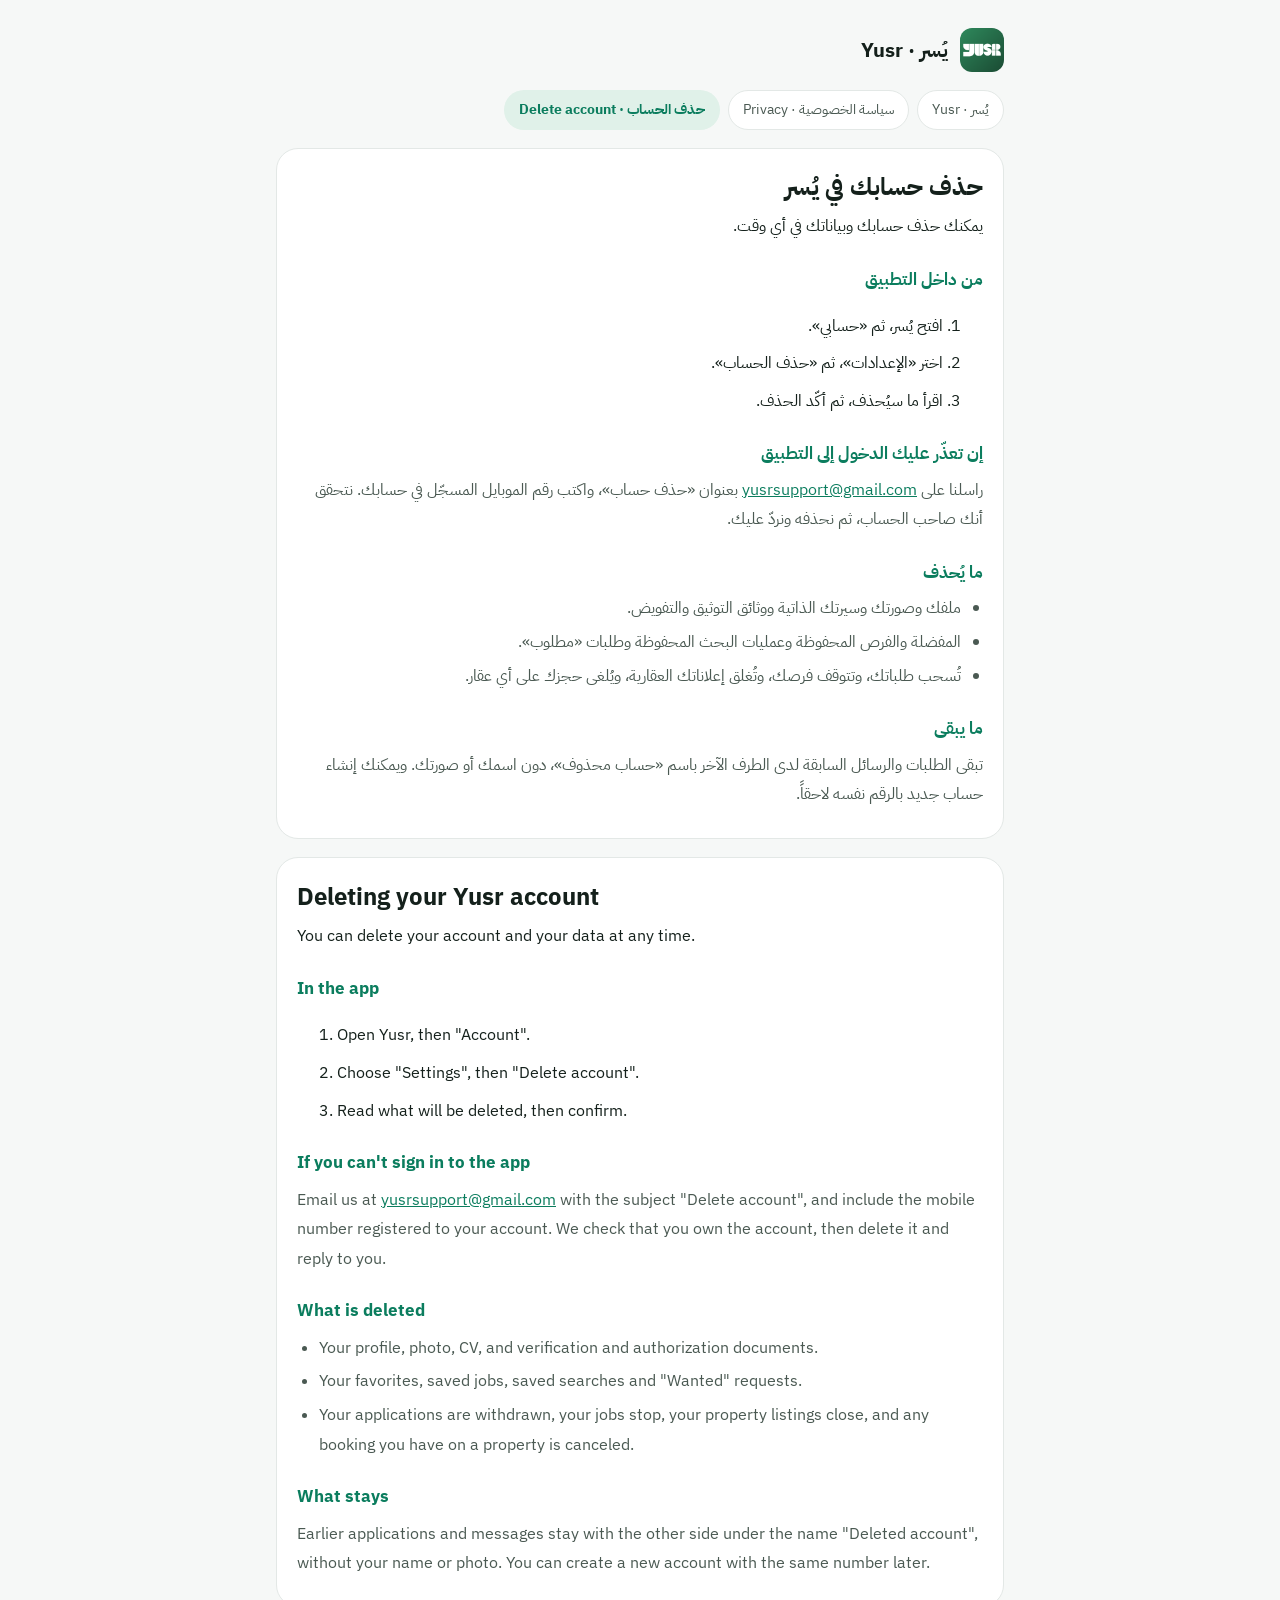
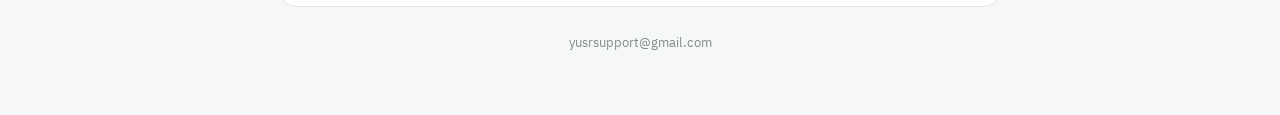
<file: delete-account.html>
<!doctype html>
<html lang="ar" dir="rtl">
<head>
<meta charset="utf-8">
<meta name="viewport" content="width=device-width, initial-scale=1">
<title>حذف الحساب · Delete account — Yusr</title>
<link rel="preconnect" href="https://fonts.googleapis.com"><link rel="preconnect" href="https://fonts.gstatic.com" crossorigin>
<link href="https://fonts.googleapis.com/css2?family=IBM+Plex+Sans+Arabic:wght@400;600;700&family=IBM+Plex+Sans:wght@400;600;700&display=swap" rel="stylesheet">
<link rel="icon" href="logo.png">
<style>
:root{--bg:#F6F8F7;--card:#FFFFFF;--ink:#14201B;--ink2:#4A5952;--ink3:#7F8C87;--brand:#0B7D5E;--soft:#E0F1E9;--line:#E3E8E6}
@media (prefers-color-scheme:dark){:root{--bg:#0E1412;--card:#18201D;--ink:#EEF3F1;--ink2:#A5B4AE;--ink3:#7D8B86;--brand:#3DD598;--soft:#163328;--line:#26302C}}
*{box-sizing:border-box}
body{margin:0;background:var(--bg);color:var(--ink);font:16px/1.85 "IBM Plex Sans Arabic","Segoe UI",Tahoma,Arial,sans-serif}
.wrap{max-width:760px;margin:0 auto;padding:20px 16px 60px}
header{display:flex;align-items:center;gap:12px;padding:8px 0 18px}
header img{width:44px;height:44px;border-radius:12px}
header .name{font-weight:700;font-size:20px}
nav{display:flex;flex-wrap:wrap;gap:8px;margin-bottom:18px}
nav a{padding:6px 14px;border-radius:999px;background:var(--card);border:1px solid var(--line);color:var(--ink2);text-decoration:none;font-size:14px}
nav a.on{background:var(--soft);color:var(--brand);border-color:transparent;font-weight:700}
.doc{background:var(--card);border:1px solid var(--line);border-radius:22px;padding:22px 20px;margin-bottom:18px}
h1{font-size:24px;line-height:1.4;margin:0 0 8px}
h2{font-size:17px;margin:22px 0 4px;color:var(--brand)}
p{margin:6px 0;color:var(--ink2)}
ul{margin:6px 0;padding-inline-start:22px;color:var(--ink2)}
li{margin:4px 0}
a{color:var(--brand)}
.lead{color:var(--ink)}
.en{font-family:"IBM Plex Sans","Segoe UI",Arial,sans-serif}
.steps li{margin:8px 0}
footer{color:var(--ink3);font-size:13px;text-align:center;margin-top:24px}
</style>
</head>
<body><div class="wrap">
<header><img src="logo.png" alt=""><div class="name">يُسر · Yusr</div></header>
<nav><a href="index.html" class="">يُسر · Yusr</a><a href="privacy.html" class="">سياسة الخصوصية · Privacy</a><a href="delete-account.html" class="on">حذف الحساب · Delete account</a></nav>
<section class="doc" lang="ar" dir="rtl"><h1>حذف حسابك في يُسر</h1>
<p class="lead">يمكنك حذف حسابك وبياناتك في أي وقت.</p>
<h2>من داخل التطبيق</h2>
<ol class="steps"><li>افتح يُسر، ثم «حسابي».</li><li>اختر «الإعدادات»، ثم «حذف الحساب».</li><li>اقرأ ما سيُحذف، ثم أكّد الحذف.</li></ol>
<h2>إن تعذّر عليك الدخول إلى التطبيق</h2>
<p>راسلنا على <a href="mailto:yusrsupport@gmail.com">yusrsupport@gmail.com</a> بعنوان «حذف حساب»، واكتب رقم الموبايل المسجّل في حسابك. نتحقق أنك صاحب الحساب، ثم نحذفه ونردّ عليك.</p>
<h2>ما يُحذف</h2>
<ul><li>ملفك وصورتك وسيرتك الذاتية ووثائق التوثيق والتفويض.</li><li>المفضلة والفرص المحفوظة وعمليات البحث المحفوظة وطلبات «مطلوب».</li><li>تُسحب طلباتك، وتتوقف فرصك، وتُغلق إعلاناتك العقارية، ويُلغى حجزك على أي عقار.</li></ul>
<h2>ما يبقى</h2>
<p>تبقى الطلبات والرسائل السابقة لدى الطرف الآخر باسم «حساب محذوف»، دون اسمك أو صورتك. ويمكنك إنشاء حساب جديد بالرقم نفسه لاحقاً.</p></section>
<section class="doc en" lang="en" dir="ltr"><h1>Deleting your Yusr account</h1>
<p class="lead">You can delete your account and your data at any time.</p>
<h2>In the app</h2>
<ol class="steps"><li>Open Yusr, then "Account".</li><li>Choose "Settings", then "Delete account".</li><li>Read what will be deleted, then confirm.</li></ol>
<h2>If you can't sign in to the app</h2>
<p>Email us at <a href="mailto:yusrsupport@gmail.com">yusrsupport@gmail.com</a> with the subject "Delete account", and include the mobile number registered to your account. We check that you own the account, then delete it and reply to you.</p>
<h2>What is deleted</h2>
<ul><li>Your profile, photo, CV, and verification and authorization documents.</li><li>Your favorites, saved jobs, saved searches and "Wanted" requests.</li><li>Your applications are withdrawn, your jobs stop, your property listings close, and any booking you have on a property is canceled.</li></ul>
<h2>What stays</h2>
<p>Earlier applications and messages stay with the other side under the name "Deleted account", without your name or photo. You can create a new account with the same number later.</p></section>
<footer>yusrsupport@gmail.com</footer>
</div></body></html>
</file>
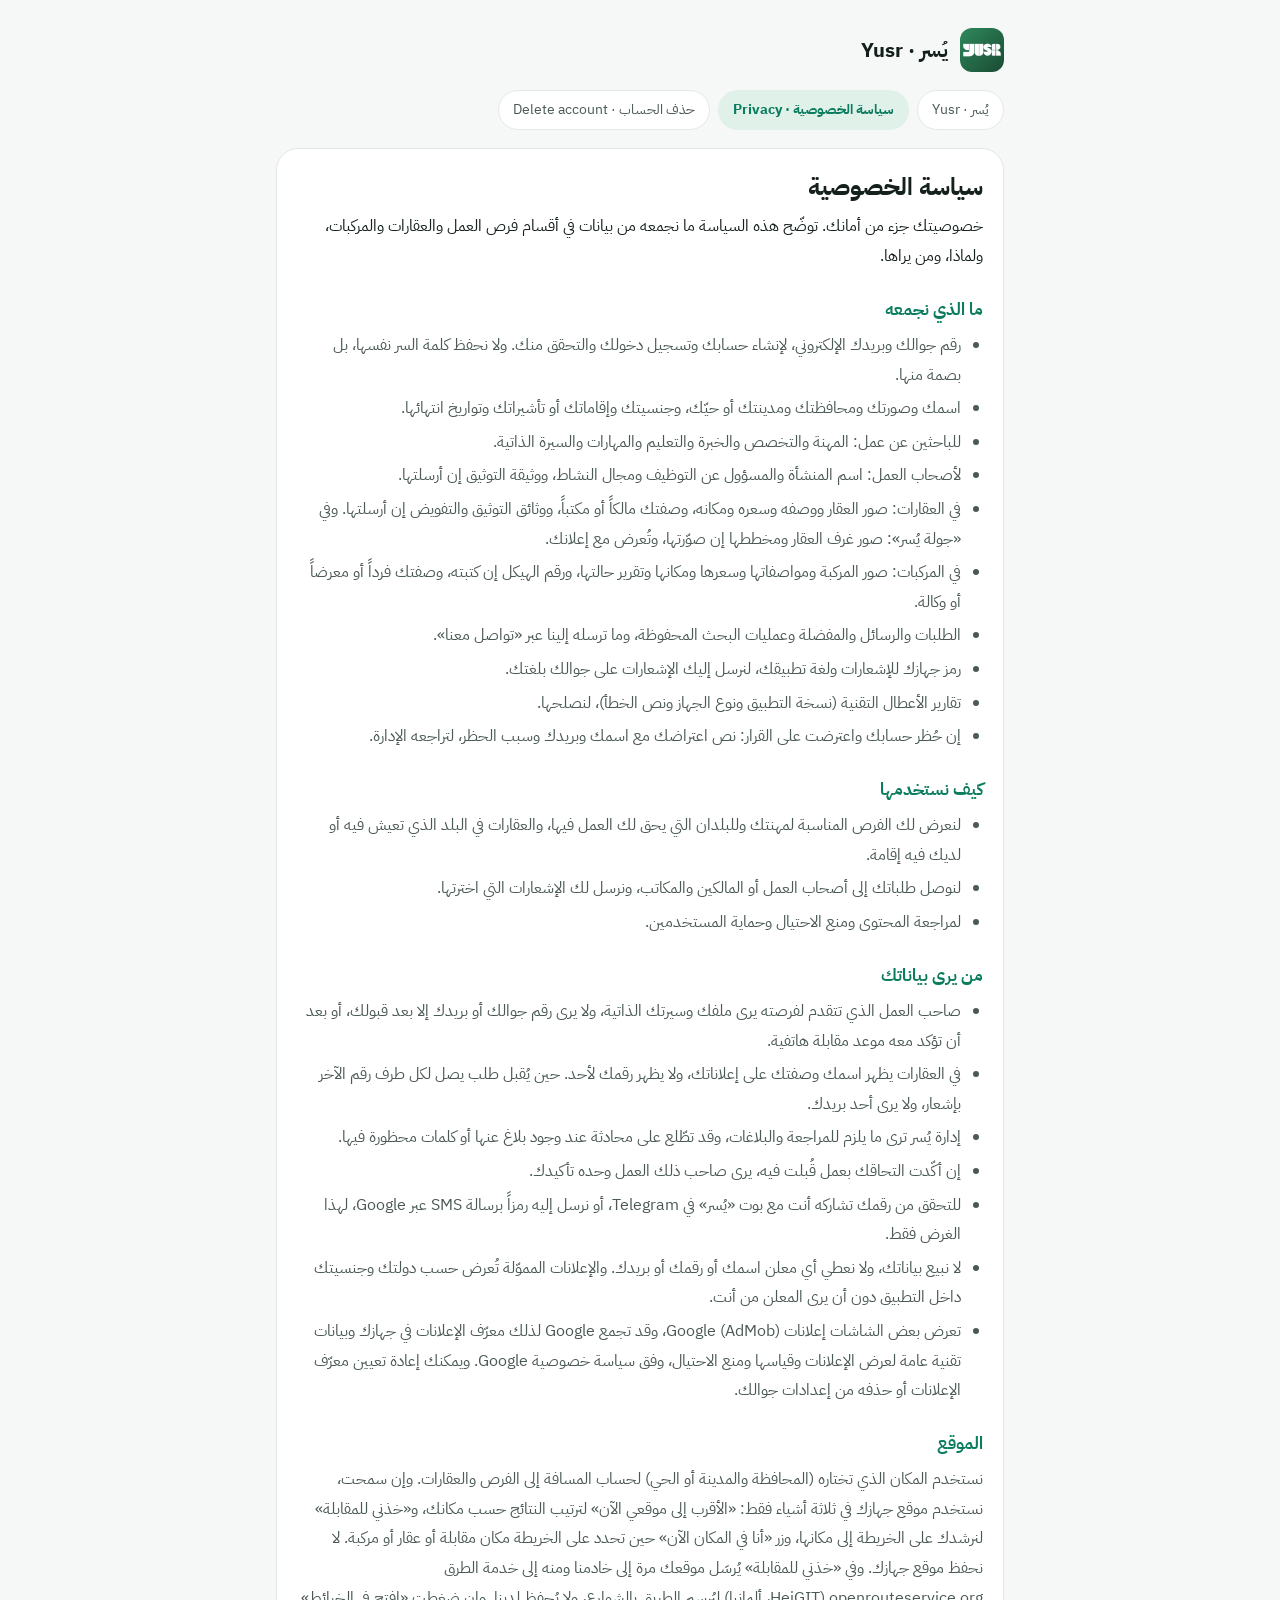
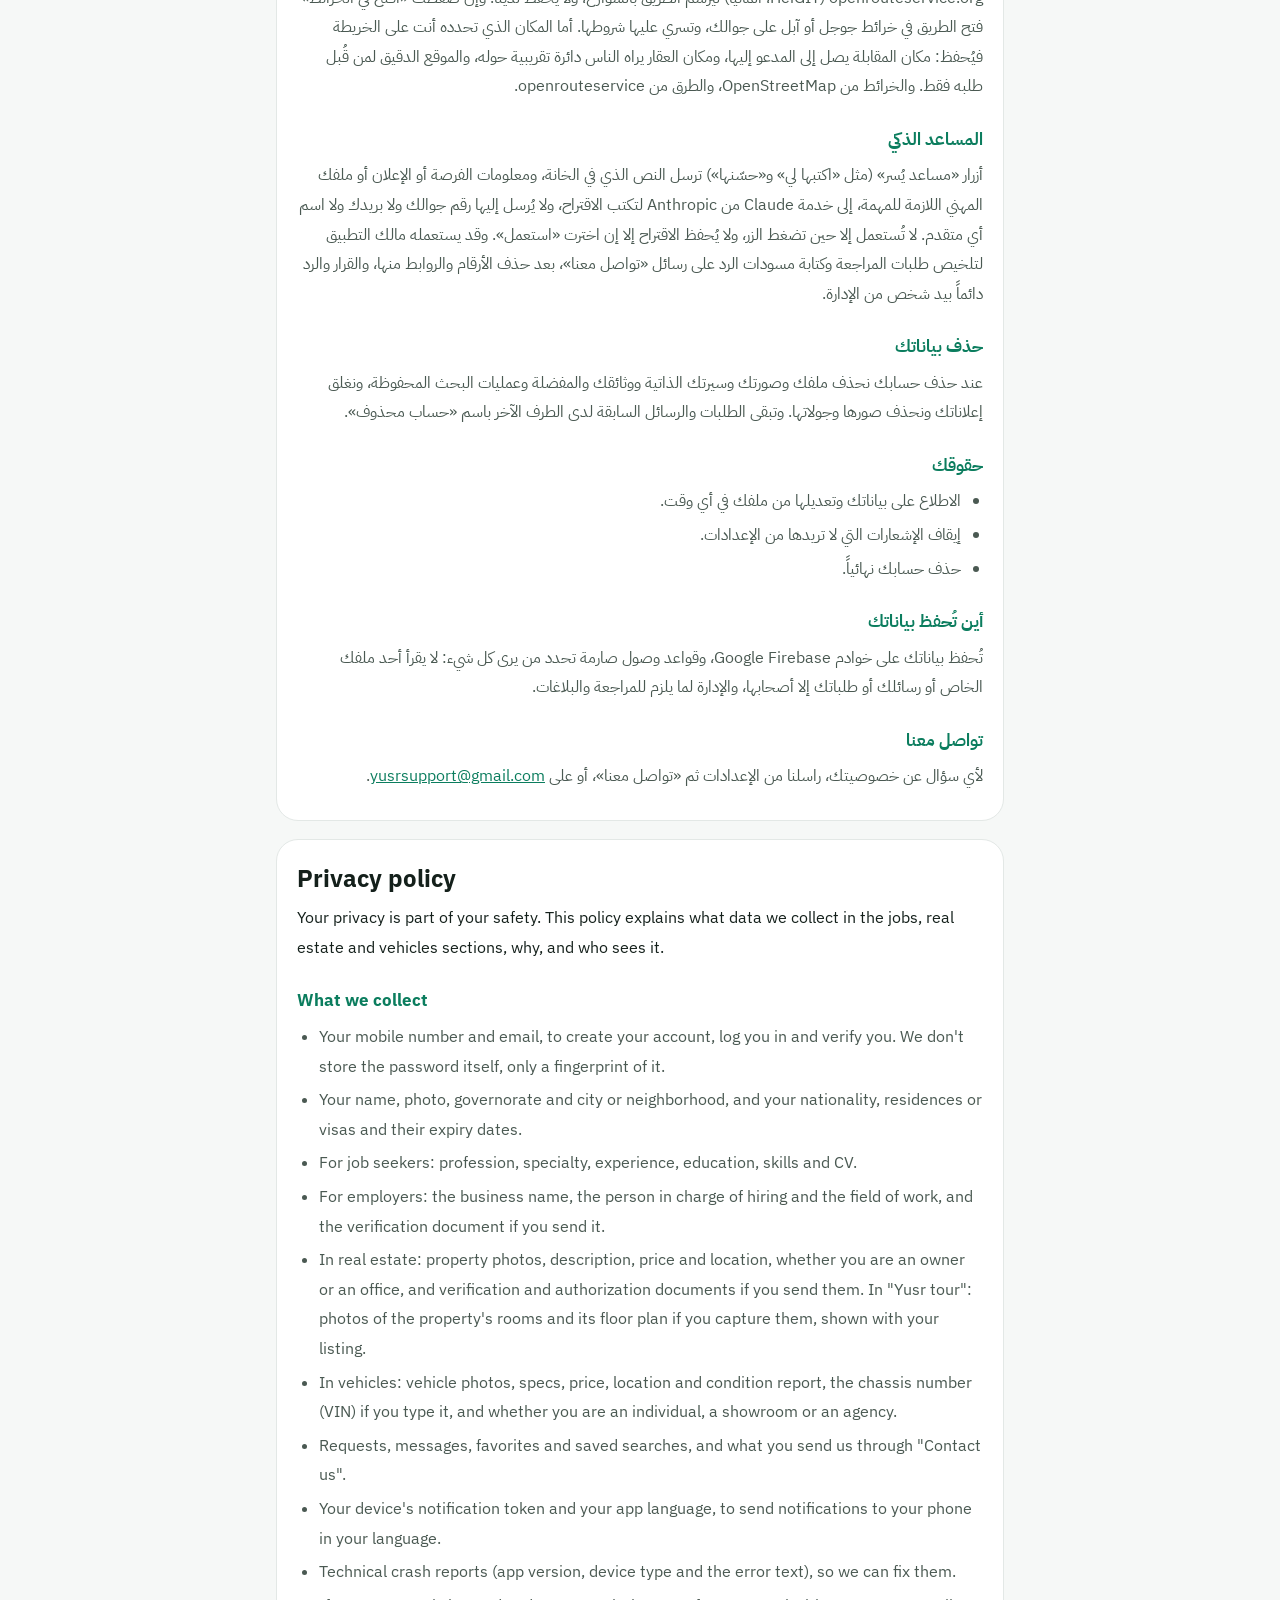
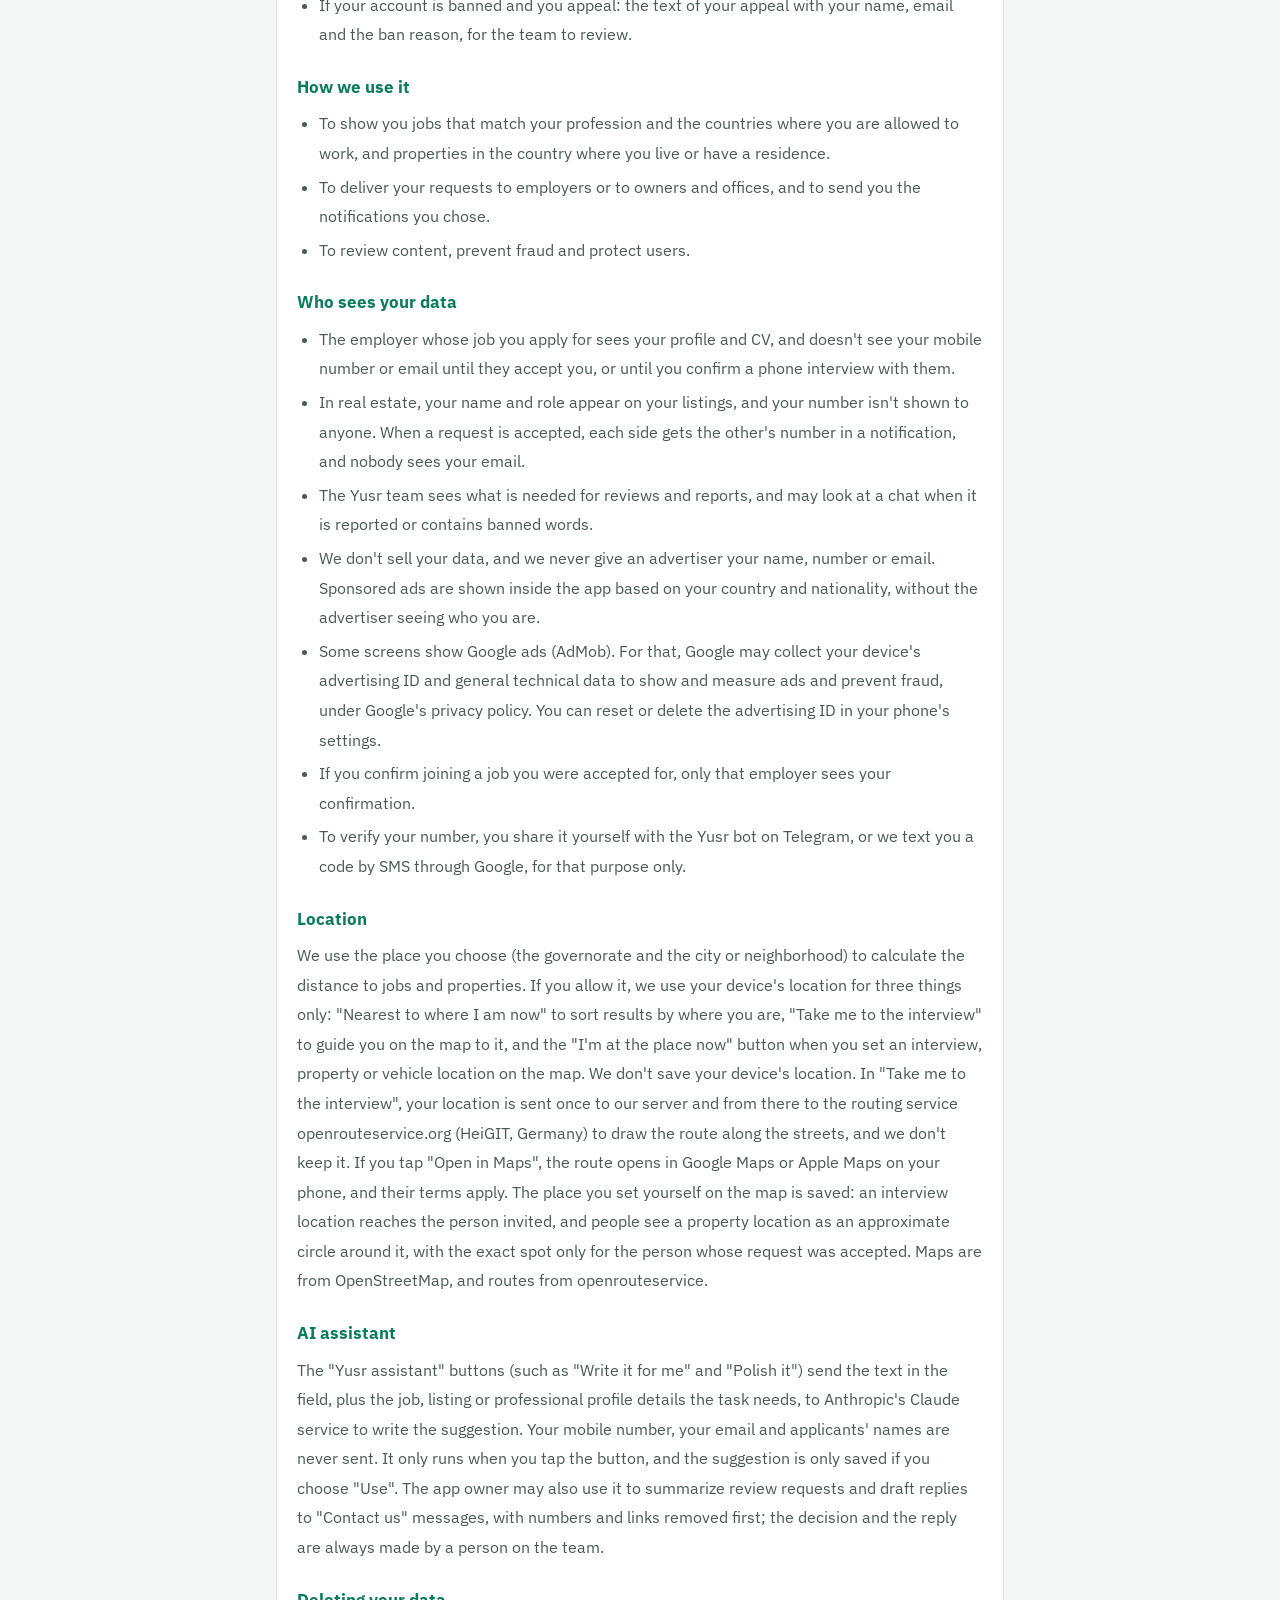
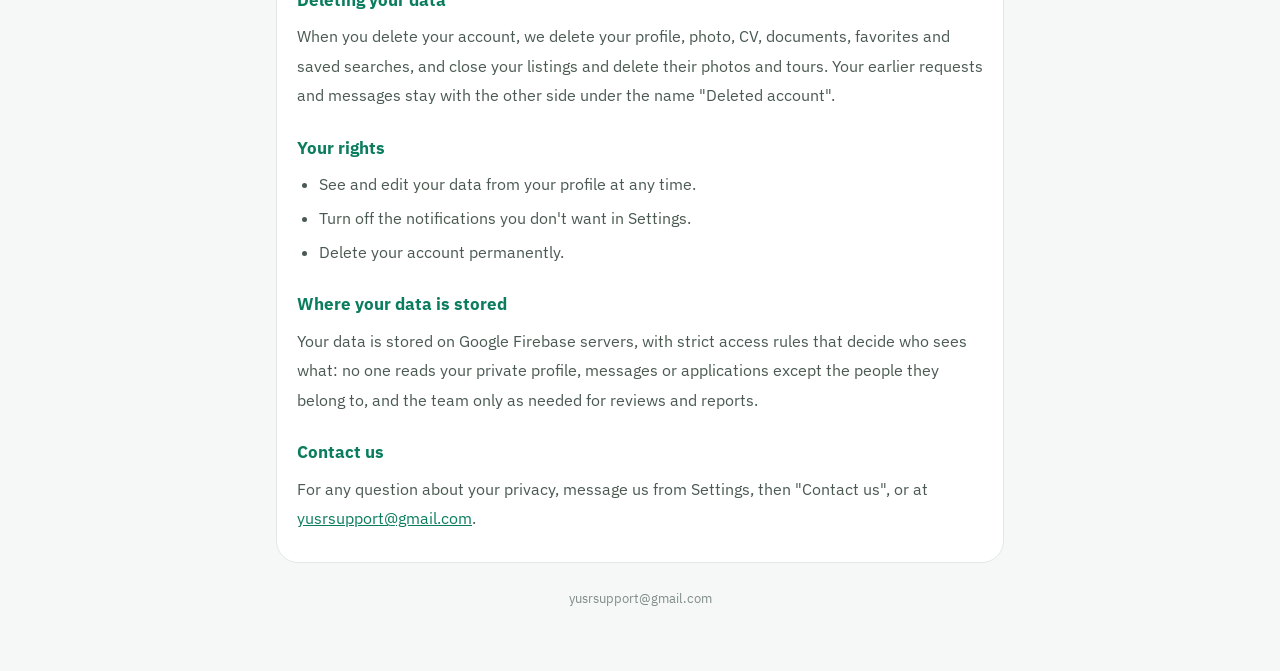
<file: privacy.html>
<!doctype html>
<html lang="ar" dir="rtl">
<head>
<meta charset="utf-8">
<meta name="viewport" content="width=device-width, initial-scale=1">
<title>سياسة الخصوصية · Privacy policy — Yusr</title>
<link rel="preconnect" href="https://fonts.googleapis.com"><link rel="preconnect" href="https://fonts.gstatic.com" crossorigin>
<link href="https://fonts.googleapis.com/css2?family=IBM+Plex+Sans+Arabic:wght@400;600;700&family=IBM+Plex+Sans:wght@400;600;700&display=swap" rel="stylesheet">
<link rel="icon" href="logo.png">
<style>
:root{--bg:#F6F8F7;--card:#FFFFFF;--ink:#14201B;--ink2:#4A5952;--ink3:#7F8C87;--brand:#0B7D5E;--soft:#E0F1E9;--line:#E3E8E6}
@media (prefers-color-scheme:dark){:root{--bg:#0E1412;--card:#18201D;--ink:#EEF3F1;--ink2:#A5B4AE;--ink3:#7D8B86;--brand:#3DD598;--soft:#163328;--line:#26302C}}
*{box-sizing:border-box}
body{margin:0;background:var(--bg);color:var(--ink);font:16px/1.85 "IBM Plex Sans Arabic","Segoe UI",Tahoma,Arial,sans-serif}
.wrap{max-width:760px;margin:0 auto;padding:20px 16px 60px}
header{display:flex;align-items:center;gap:12px;padding:8px 0 18px}
header img{width:44px;height:44px;border-radius:12px}
header .name{font-weight:700;font-size:20px}
nav{display:flex;flex-wrap:wrap;gap:8px;margin-bottom:18px}
nav a{padding:6px 14px;border-radius:999px;background:var(--card);border:1px solid var(--line);color:var(--ink2);text-decoration:none;font-size:14px}
nav a.on{background:var(--soft);color:var(--brand);border-color:transparent;font-weight:700}
.doc{background:var(--card);border:1px solid var(--line);border-radius:22px;padding:22px 20px;margin-bottom:18px}
h1{font-size:24px;line-height:1.4;margin:0 0 8px}
h2{font-size:17px;margin:22px 0 4px;color:var(--brand)}
p{margin:6px 0;color:var(--ink2)}
ul{margin:6px 0;padding-inline-start:22px;color:var(--ink2)}
li{margin:4px 0}
a{color:var(--brand)}
.lead{color:var(--ink)}
.en{font-family:"IBM Plex Sans","Segoe UI",Arial,sans-serif}
.steps li{margin:8px 0}
footer{color:var(--ink3);font-size:13px;text-align:center;margin-top:24px}
</style>
</head>
<body><div class="wrap">
<header><img src="logo.png" alt=""><div class="name">يُسر · Yusr</div></header>
<nav><a href="index.html" class="">يُسر · Yusr</a><a href="privacy.html" class="on">سياسة الخصوصية · Privacy</a><a href="delete-account.html" class="">حذف الحساب · Delete account</a></nav>
<section class="doc" lang="ar" dir="rtl"><h1>سياسة الخصوصية</h1>
<p class="lead">خصوصيتك جزء من أمانك. توضّح هذه السياسة ما نجمعه من بيانات في أقسام فرص العمل والعقارات والمركبات، ولماذا، ومن يراها.</p>
<h2>ما الذي نجمعه</h2>
<ul><li>رقم جوالك وبريدك الإلكتروني، لإنشاء حسابك وتسجيل دخولك والتحقق منك. ولا نحفظ كلمة السر نفسها، بل بصمة منها.</li><li>اسمك وصورتك ومحافظتك ومدينتك أو حيّك، وجنسيتك وإقاماتك أو تأشيراتك وتواريخ انتهائها.</li><li>للباحثين عن عمل: المهنة والتخصص والخبرة والتعليم والمهارات والسيرة الذاتية.</li><li>لأصحاب العمل: اسم المنشأة والمسؤول عن التوظيف ومجال النشاط، ووثيقة التوثيق إن أرسلتها.</li><li>في العقارات: صور العقار ووصفه وسعره ومكانه، وصفتك مالكاً أو مكتباً، ووثائق التوثيق والتفويض إن أرسلتها. وفي «جولة يُسر»: صور غرف العقار ومخططها إن صوّرتها، وتُعرض مع إعلانك.</li><li>في المركبات: صور المركبة ومواصفاتها وسعرها ومكانها وتقرير حالتها، ورقم الهيكل إن كتبته، وصفتك فرداً أو معرضاً أو وكالة.</li><li>الطلبات والرسائل والمفضلة وعمليات البحث المحفوظة، وما ترسله إلينا عبر «تواصل معنا».</li><li>رمز جهازك للإشعارات ولغة تطبيقك، لنرسل إليك الإشعارات على جوالك بلغتك.</li><li>تقارير الأعطال التقنية (نسخة التطبيق ونوع الجهاز ونص الخطأ)، لنصلحها.</li><li>إن حُظر حسابك واعترضت على القرار: نص اعتراضك مع اسمك وبريدك وسبب الحظر، لتراجعه الإدارة.</li></ul>
<h2>كيف نستخدمها</h2>
<ul><li>لنعرض لك الفرص المناسبة لمهنتك وللبلدان التي يحق لك العمل فيها، والعقارات في البلد الذي تعيش فيه أو لديك فيه إقامة.</li><li>لنوصل طلباتك إلى أصحاب العمل أو المالكين والمكاتب، ونرسل لك الإشعارات التي اخترتها.</li><li>لمراجعة المحتوى ومنع الاحتيال وحماية المستخدمين.</li></ul>
<h2>من يرى بياناتك</h2>
<ul><li>صاحب العمل الذي تتقدم لفرصته يرى ملفك وسيرتك الذاتية، ولا يرى رقم جوالك أو بريدك إلا بعد قبولك، أو بعد أن تؤكد معه موعد مقابلة هاتفية.</li><li>في العقارات يظهر اسمك وصفتك على إعلاناتك، ولا يظهر رقمك لأحد. حين يُقبل طلب يصل لكل طرف رقم الآخر بإشعار، ولا يرى أحد بريدك.</li><li>إدارة يُسر ترى ما يلزم للمراجعة والبلاغات، وقد تطّلع على محادثة عند وجود بلاغ عنها أو كلمات محظورة فيها.</li><li>إن أكّدت التحاقك بعمل قُبلت فيه، يرى صاحب ذلك العمل وحده تأكيدك.</li><li>للتحقق من رقمك تشاركه أنت مع بوت «يُسر» في Telegram، أو نرسل إليه رمزاً برسالة SMS عبر Google، لهذا الغرض فقط.</li><li>لا نبيع بياناتك، ولا نعطي أي معلن اسمك أو رقمك أو بريدك. والإعلانات المموّلة تُعرض حسب دولتك وجنسيتك داخل التطبيق دون أن يرى المعلن من أنت.</li><li>تعرض بعض الشاشات إعلانات Google (AdMob)، وقد تجمع Google لذلك معرّف الإعلانات في جهازك وبيانات تقنية عامة لعرض الإعلانات وقياسها ومنع الاحتيال، وفق سياسة خصوصية Google. ويمكنك إعادة تعيين معرّف الإعلانات أو حذفه من إعدادات جوالك.</li></ul>
<h2>الموقع</h2>
<p>نستخدم المكان الذي تختاره (المحافظة والمدينة أو الحي) لحساب المسافة إلى الفرص والعقارات. وإن سمحت، نستخدم موقع جهازك في ثلاثة أشياء فقط: «الأقرب إلى موقعي الآن» لترتيب النتائج حسب مكانك، و«خذني للمقابلة» لنرشدك على الخريطة إلى مكانها، وزر «أنا في المكان الآن» حين تحدد على الخريطة مكان مقابلة أو عقار أو مركبة. لا نحفظ موقع جهازك. وفي «خذني للمقابلة» يُرسَل موقعك مرة إلى خادمنا ومنه إلى خدمة الطرق openrouteservice.org (HeiGIT، ألمانيا) ليُرسم الطريق بالشوارع، ولا يُحفظ لدينا. وإن ضغطت «افتح في الخرائط» فتح الطريق في خرائط جوجل أو آبل على جوالك، وتسري عليها شروطها. أما المكان الذي تحدده أنت على الخريطة فيُحفظ: مكان المقابلة يصل إلى المدعو إليها، ومكان العقار يراه الناس دائرة تقريبية حوله، والموقع الدقيق لمن قُبل طلبه فقط. والخرائط من OpenStreetMap، والطرق من openrouteservice.</p>
<h2>المساعد الذكي</h2>
<p>أزرار «مساعد يُسر» (مثل «اكتبها لي» و«حسّنها») ترسل النص الذي في الخانة، ومعلومات الفرصة أو الإعلان أو ملفك المهني اللازمة للمهمة، إلى خدمة Claude من Anthropic لتكتب الاقتراح، ولا يُرسل إليها رقم جوالك ولا بريدك ولا اسم أي متقدم. لا تُستعمل إلا حين تضغط الزر، ولا يُحفظ الاقتراح إلا إن اخترت «استعمل». وقد يستعمله مالك التطبيق لتلخيص طلبات المراجعة وكتابة مسودات الرد على رسائل «تواصل معنا»، بعد حذف الأرقام والروابط منها، والقرار والرد دائماً بيد شخص من الإدارة.</p>
<h2>حذف بياناتك</h2>
<p>عند حذف حسابك نحذف ملفك وصورتك وسيرتك الذاتية ووثائقك والمفضلة وعمليات البحث المحفوظة، ونغلق إعلاناتك ونحذف صورها وجولاتها. وتبقى الطلبات والرسائل السابقة لدى الطرف الآخر باسم «حساب محذوف».</p>
<h2>حقوقك</h2>
<ul><li>الاطلاع على بياناتك وتعديلها من ملفك في أي وقت.</li><li>إيقاف الإشعارات التي لا تريدها من الإعدادات.</li><li>حذف حسابك نهائياً.</li></ul>
<h2>أين تُحفظ بياناتك</h2>
<p>تُحفظ بياناتك على خوادم Google Firebase، وقواعد وصول صارمة تحدد من يرى كل شيء: لا يقرأ أحد ملفك الخاص أو رسائلك أو طلباتك إلا أصحابها، والإدارة لما يلزم للمراجعة والبلاغات.</p>
<h2>تواصل معنا</h2>
<p>لأي سؤال عن خصوصيتك، راسلنا من الإعدادات ثم «تواصل معنا»، أو على <a href="mailto:yusrsupport@gmail.com">yusrsupport@gmail.com</a>.</p></section>
<section class="doc en" lang="en" dir="ltr"><h1>Privacy policy</h1>
<p class="lead">Your privacy is part of your safety. This policy explains what data we collect in the jobs, real estate and vehicles sections, why, and who sees it.</p>
<h2>What we collect</h2>
<ul><li>Your mobile number and email, to create your account, log you in and verify you. We don&#x27;t store the password itself, only a fingerprint of it.</li><li>Your name, photo, governorate and city or neighborhood, and your nationality, residences or visas and their expiry dates.</li><li>For job seekers: profession, specialty, experience, education, skills and CV.</li><li>For employers: the business name, the person in charge of hiring and the field of work, and the verification document if you send it.</li><li>In real estate: property photos, description, price and location, whether you are an owner or an office, and verification and authorization documents if you send them. In &quot;Yusr tour&quot;: photos of the property&#x27;s rooms and its floor plan if you capture them, shown with your listing.</li><li>In vehicles: vehicle photos, specs, price, location and condition report, the chassis number (VIN) if you type it, and whether you are an individual, a showroom or an agency.</li><li>Requests, messages, favorites and saved searches, and what you send us through &quot;Contact us&quot;.</li><li>Your device&#x27;s notification token and your app language, to send notifications to your phone in your language.</li><li>Technical crash reports (app version, device type and the error text), so we can fix them.</li><li>If your account is banned and you appeal: the text of your appeal with your name, email and the ban reason, for the team to review.</li></ul>
<h2>How we use it</h2>
<ul><li>To show you jobs that match your profession and the countries where you are allowed to work, and properties in the country where you live or have a residence.</li><li>To deliver your requests to employers or to owners and offices, and to send you the notifications you chose.</li><li>To review content, prevent fraud and protect users.</li></ul>
<h2>Who sees your data</h2>
<ul><li>The employer whose job you apply for sees your profile and CV, and doesn&#x27;t see your mobile number or email until they accept you, or until you confirm a phone interview with them.</li><li>In real estate, your name and role appear on your listings, and your number isn&#x27;t shown to anyone. When a request is accepted, each side gets the other&#x27;s number in a notification, and nobody sees your email.</li><li>The Yusr team sees what is needed for reviews and reports, and may look at a chat when it is reported or contains banned words.</li><li>We don&#x27;t sell your data, and we never give an advertiser your name, number or email. Sponsored ads are shown inside the app based on your country and nationality, without the advertiser seeing who you are.</li><li>Some screens show Google ads (AdMob). For that, Google may collect your device&#x27;s advertising ID and general technical data to show and measure ads and prevent fraud, under Google&#x27;s privacy policy. You can reset or delete the advertising ID in your phone&#x27;s settings.</li><li>If you confirm joining a job you were accepted for, only that employer sees your confirmation.</li><li>To verify your number, you share it yourself with the Yusr bot on Telegram, or we text you a code by SMS through Google, for that purpose only.</li></ul>
<h2>Location</h2>
<p>We use the place you choose (the governorate and the city or neighborhood) to calculate the distance to jobs and properties. If you allow it, we use your device&#x27;s location for three things only: &quot;Nearest to where I am now&quot; to sort results by where you are, &quot;Take me to the interview&quot; to guide you on the map to it, and the &quot;I&#x27;m at the place now&quot; button when you set an interview, property or vehicle location on the map. We don&#x27;t save your device&#x27;s location. In &quot;Take me to the interview&quot;, your location is sent once to our server and from there to the routing service openrouteservice.org (HeiGIT, Germany) to draw the route along the streets, and we don&#x27;t keep it. If you tap &quot;Open in Maps&quot;, the route opens in Google Maps or Apple Maps on your phone, and their terms apply. The place you set yourself on the map is saved: an interview location reaches the person invited, and people see a property location as an approximate circle around it, with the exact spot only for the person whose request was accepted. Maps are from OpenStreetMap, and routes from openrouteservice.</p>
<h2>AI assistant</h2>
<p>The &quot;Yusr assistant&quot; buttons (such as &quot;Write it for me&quot; and &quot;Polish it&quot;) send the text in the field, plus the job, listing or professional profile details the task needs, to Anthropic&#x27;s Claude service to write the suggestion. Your mobile number, your email and applicants&#x27; names are never sent. It only runs when you tap the button, and the suggestion is only saved if you choose &quot;Use&quot;. The app owner may also use it to summarize review requests and draft replies to &quot;Contact us&quot; messages, with numbers and links removed first; the decision and the reply are always made by a person on the team.</p>
<h2>Deleting your data</h2>
<p>When you delete your account, we delete your profile, photo, CV, documents, favorites and saved searches, and close your listings and delete their photos and tours. Your earlier requests and messages stay with the other side under the name &quot;Deleted account&quot;.</p>
<h2>Your rights</h2>
<ul><li>See and edit your data from your profile at any time.</li><li>Turn off the notifications you don&#x27;t want in Settings.</li><li>Delete your account permanently.</li></ul>
<h2>Where your data is stored</h2>
<p>Your data is stored on Google Firebase servers, with strict access rules that decide who sees what: no one reads your private profile, messages or applications except the people they belong to, and the team only as needed for reviews and reports.</p>
<h2>Contact us</h2>
<p>For any question about your privacy, message us from Settings, then &quot;Contact us&quot;, or at <a href="mailto:yusrsupport@gmail.com">yusrsupport@gmail.com</a>.</p></section>
<footer>yusrsupport@gmail.com</footer>
</div></body></html>
</file>
<file: site.css>
@font-face{font-family:"Alexandria";src:url("Alexandria.woff") format("woff");font-weight:100 900;font-display:swap}
@font-face{font-family:"Plex";src:url("IBMPlexSansArabic-Regular.woff") format("woff");font-weight:400;font-display:swap}
@font-face{font-family:"Plex";src:url("IBMPlexSansArabic-SemiBold.woff") format("woff");font-weight:600;font-display:swap}
:root{color-scheme:dark;--bg:#0a0a0a;--fg:#fafafa;--muted:#a3a3a3;--border:#262626;--frame:#171717;--soft:#141414;--brand:#129270;--deep:#0b3b2e;--gold:#e9b949;--vh:100vh}
@supports (height:100svh){:root{--vh:100svh}}
*{box-sizing:border-box}
html{scroll-behavior:smooth;-webkit-text-size-adjust:100%}
html,body{margin:0;background:var(--bg);color:var(--fg);font-family:"Plex",system-ui,sans-serif;line-height:1.8}
body{overflow-x:clip}
img{display:block;max-width:100%}
a{color:inherit}
.sr{position:absolute;width:1px;height:1px;overflow:hidden;clip-path:inset(50%)}

/* الشريط العلوي */
.bar{position:fixed;inset:0 0 auto 0;z-index:50;display:flex;align-items:center;justify-content:space-between;gap:1rem;padding:12px 18px;background:color-mix(in srgb,var(--bg) 76%,transparent);backdrop-filter:saturate(1.4) blur(14px);-webkit-backdrop-filter:saturate(1.4) blur(14px);transition:background .4s,color .4s}
.bar .brand img{height:26px}
.bar .brand img{filter:brightness(0) invert(1)}
.bar nav{display:none;gap:1.6rem;font-size:.86rem;color:var(--muted)}
.bar nav a{text-decoration:none}.bar nav a:hover{color:var(--fg)}
@media (min-width:820px){.bar nav{display:flex}.bar{padding:14px 32px}}
.get{font:600 .8rem "Plex";color:#fff;background:var(--brand);border-radius:999px;padding:.45rem 1rem;text-decoration:none;white-space:nowrap}
.bar.dark{background:color-mix(in srgb,#06120e 70%,transparent);color:#fff}
.bar.dark .brand img{filter:brightness(0) invert(1)}.bar.dark nav{color:rgba(255,255,255,.7)}

/* طباعة مشتركة */
.label{margin:0 0 .6rem;font:600 .86rem "Plex";color:var(--brand)}
.h2{margin:0;font:800 clamp(2.3rem,10.5vw,5.2rem)/1.36 "Alexandria","Plex",sans-serif;letter-spacing:-.01em}
.lead{margin:1rem auto 0;max-width:30rem;color:var(--muted);font-size:1.02rem}
@media (min-width:768px){.lead{font-size:1.2rem;max-width:36rem}}
.intro{padding:0 1.4rem;text-align:center}
.rv{opacity:0;transform:translateY(22px);transition:opacity .8s cubic-bezier(.2,.7,.2,1),transform .8s cubic-bezier(.2,.7,.2,1)}
.rv.in{opacity:1;transform:none}

/* الهاتف */
.phone{position:relative;margin:0 auto;width:13rem}
@media (min-width:640px){.phone{width:15rem}}
@media (min-width:768px){.phone{width:17rem}}
.btn{position:absolute;width:3px;background:color-mix(in srgb,var(--muted) 30%,transparent)}
.b1{left:-2px;top:16%;height:1.75rem;border-radius:2px 0 0 2px}
.b2{left:-2px;top:24%;height:2.75rem;border-radius:2px 0 0 2px}
.b3{right:-2px;top:22%;height:3.5rem;border-radius:0 2px 2px 0}
.body{border-radius:2.5rem;border:1px solid var(--border);background:var(--frame);padding:.35rem;box-shadow:0 10px 20px rgba(0,0,0,.18),0 40px 60px -20px rgba(0,0,0,.35)}
.screen{position:relative;width:100%;aspect-ratio:720/1437;overflow:hidden;border-radius:2.2rem;isolation:isolate;transform:translateZ(0);-webkit-mask-image:-webkit-radial-gradient(#fff,#000);background:var(--bg);box-shadow:inset 0 0 0 1px color-mix(in srgb,var(--border) 70%,transparent)}
.island{position:absolute;left:50%;top:.42rem;z-index:10;height:.95rem;width:3.7rem;transform:translateX(-50%);border-radius:999px;background:#000}
.screen img{position:absolute;inset:0;width:100%;height:100%;object-fit:fill;opacity:0;transition:opacity .9s ease}
.screen img.on{opacity:1}

/* 1 · الافتتاحية */
.hero{position:relative;display:flex;align-items:center;justify-content:center;height:60rem;width:100%;overflow:hidden;padding:.5rem}
@media (min-width:768px){.hero{height:80rem;padding:2rem}}
.stage{width:100%;perspective:1200px}
.title{position:relative;z-index:0;margin:0 auto;max-width:64rem;padding:0 1rem;text-align:center;will-change:transform,opacity}
.eyebrow{margin:0;font:600 .8rem "Plex";color:var(--muted)}
h1{margin:.75rem 0 0;font:600 clamp(1.2rem,5.6vw,1.875rem)/1.35 "Alexandria","Plex",sans-serif;white-space:nowrap}
h1 span{display:block;white-space:nowrap;margin-top:.35rem;font-weight:800;font-size:clamp(2.2rem,12.4vw,3rem);line-height:1.15}
@media (min-width:768px){h1{font-size:2.25rem}h1 span{font-size:6rem}}
.rig{position:relative;z-index:10;margin-top:1rem;transform:scale(.94) rotateX(22deg);transform-origin:50% 50%;will-change:transform}
@media (min-width:768px){.rig{margin-top:-1rem}}

/* 2 · شريط الشاشات */
.focus{padding:5rem 0 4rem;text-align:center;overflow:hidden}
.focus .h2,.focus .lead{padding:0 1.4rem}
.arc{position:relative;height:clamp(21rem,92vw,31rem);margin-top:2.5rem;perspective:1100px;touch-action:pan-y;cursor:grab;user-select:none;-webkit-user-select:none}
.arc.drag{cursor:grabbing}
.card{position:absolute;left:50%;top:50%;width:clamp(9.5rem,40vw,14rem);aspect-ratio:9/17;margin:0;border-radius:1.4rem;overflow:hidden;background:var(--frame);box-shadow:0 18px 40px -18px rgba(0,0,0,.45);will-change:transform,opacity;backface-visibility:hidden}
.card img{width:100%;height:100%;object-fit:cover;object-position:top;pointer-events:none}
.card{aspect-ratio:720/1437}

/* 3 · العمل */
.chapter{padding-top:5rem}
.photo{margin:2.6rem auto 0;width:min(100% - 2.4rem,34rem);border-radius:1.8rem;overflow:hidden;aspect-ratio:4/5;background:var(--soft)}
.photo img{width:100%;height:100%;object-fit:cover;object-position:50% 20%}
.pin{position:relative;height:calc(var(--vh)*3.8)}
.stick{position:sticky;top:0;height:var(--vh);overflow:hidden;display:flex;flex-direction:column;align-items:center}
#workPin .stick{padding-top:5.4rem}
.steps{position:relative;width:min(100% - 2.8rem,26rem);height:7.4rem;text-align:center}
.step{position:absolute;inset:0;opacity:0;transform:translateY(14px);transition:opacity .5s,transform .5s}
.step.on{opacity:1;transform:none}
.step b{display:block;font:800 1.55rem/1.3 "Alexandria","Plex",sans-serif}
.step span{display:block;margin-top:.45rem;color:var(--muted);font-size:.98rem;line-height:1.7}
.dots{display:flex;gap:.4rem;margin:.2rem 0 1.1rem}
.dots i{width:.4rem;height:.4rem;border-radius:99px;background:var(--border);transition:all .4s}
.dots i.on{width:1.4rem;background:var(--brand)}
.phone.flat{width:min(62vw,17rem,calc((var(--vh) - 15.5rem)/2.05))}
@media (min-width:900px){
  #workPin .stick{flex-direction:row;justify-content:center;gap:6rem;padding-top:3rem}
  #workPin .steps{width:24rem;height:11rem;text-align:start}
  .step b{font-size:2.4rem}.step span{font-size:1.15rem}
  #workPin .dots{position:absolute;inset-inline-start:calc(50% - 21rem);bottom:calc(50% - 8.5rem)}
  .phone.flat{margin:0;flex:none;width:min(19rem,calc((var(--vh) - 9rem)/2.05))}
  #workPin .steps{flex:none}
}

/* 4 · المسكن */
.grow{position:relative;height:calc(var(--vh)*3)}
.grow .stick{display:block}
.grow .intro{position:absolute;inset:5.6rem 0 auto 0;will-change:opacity,transform}
.frame{position:absolute;left:50%;top:0;overflow:hidden;background:#111;will-change:width,height,transform,border-radius}
.frame canvas{display:block;width:100%;height:100%;touch-action:pan-y;cursor:grab}
.tour-ui{position:absolute;inset:auto 0 0 0;padding:1.1rem 1rem 1.4rem;display:flex;flex-direction:column;align-items:center;gap:.6rem;color:#fff;background:linear-gradient(transparent,rgba(0,0,0,.55));opacity:0;pointer-events:none;transition:opacity .5s}
.tour-ui.on{opacity:1;pointer-events:auto}
.deg{position:absolute;inset-inline-start:1.2rem;bottom:calc(100% - .4rem);font:900 clamp(3.4rem,17vw,9rem)/1 "Alexandria",sans-serif;color:rgba(255,255,255,.92);text-shadow:0 6px 30px rgba(0,0,0,.35);direction:ltr}
.rooms{display:flex;gap:.5rem}
.rooms button{font:600 .86rem "Plex";color:#fff;background:rgba(255,255,255,.16);border:1px solid rgba(255,255,255,.3);border-radius:99px;padding:.42rem 1rem;backdrop-filter:blur(8px);-webkit-backdrop-filter:blur(8px);cursor:pointer}
.rooms button.on{background:#fff;color:#111;border-color:#fff}
.hint{margin:0;font-size:.78rem;color:rgba(255,255,255,.8)}
.tiles{display:flex;gap:.9rem;margin:4rem 0 0;padding:0 1.2rem 1rem;overflow-x:auto;scroll-snap-type:x mandatory;scrollbar-width:none}
.tiles::-webkit-scrollbar{display:none}
.tile{flex:0 0 min(78vw,19rem);scroll-snap-align:center}
@media (min-width:640px){.tiles{display:grid;grid-template-columns:1fr 1fr;width:min(100% - 2.4rem,68rem);margin:4rem auto 0;padding:0;overflow:visible}}
@media (min-width:1000px){.tiles{grid-template-columns:repeat(4,1fr)}}
.tile{background:var(--soft);border-radius:1.6rem;padding:1.4rem 1.3rem 1.5rem;overflow:hidden;transition-delay:calc(var(--i,0)*90ms)}
.tile .shot{height:15rem;margin:-1.4rem -1.3rem 1.2rem;overflow:hidden;display:flex;justify-content:center;padding-top:1.4rem;background:linear-gradient(180deg,color-mix(in srgb,var(--brand) 14%,var(--soft)),var(--soft))}
.tile .shot img{width:11.5rem;height:auto;align-self:flex-start;border-radius:1.4rem 1.4rem 0 0;box-shadow:0 14px 40px -10px rgba(0,0,0,.35)}
.tile h3{margin:0;font:800 1.15rem/1.4 "Alexandria","Plex",sans-serif}
.tile p{margin:.4rem 0 0;color:var(--muted);font-size:.94rem;line-height:1.7}

/* 5 · المركبة */
.garage{margin-top:6rem;padding:5.5rem 0 4.5rem;text-align:center;color:#fff;background:radial-gradient(120% 80% at 50% 38%,#17775c 0%,#0e5440 42%,#08281f 100%);overflow:hidden}
.garage .label{color:var(--gold)}
.sand{position:relative;display:flex;flex-direction:column;align-items:center}
.big{display:block;font:900 clamp(2.6rem,13.4vw,11rem)/1.08 "Alexandria",sans-serif;white-space:nowrap;letter-spacing:-.02em}
.big.top{color:#fff}.big.bot{color:transparent;-webkit-text-stroke:1.5px rgba(255,255,255,.85);position:relative;z-index:3}
.stage3d{position:relative;z-index:2;width:min(100%,62rem);height:clamp(15rem,64vw,31rem);margin:clamp(-5rem,-10vw,-2.2rem) 0}
.stage3d canvas{position:relative;display:block;width:100%;height:100%;touch-action:pan-y;cursor:grab}
.floor{position:absolute;left:12%;right:12%;bottom:15%;height:16%;background:radial-gradient(closest-side,rgba(0,0,0,.5),transparent);filter:blur(6px)}
.garage .lead{color:rgba(255,255,255,.78);padding:0 1.4rem}
.states{display:flex;flex-wrap:wrap;justify-content:center;gap:.5rem;margin:1.4rem auto 0;padding:0 1rem;max-width:36rem}
.st{display:inline-flex;align-items:center;gap:.45rem;font:600 .84rem "Plex";color:#fff;background:rgba(255,255,255,.1);border:1px solid rgba(255,255,255,.22);border-radius:99px;padding:.4rem .85rem;cursor:pointer}
.st i{width:.8rem;height:.8rem;border-radius:50%}
.st.on{background:#fff;color:#0b3b2e;border-color:#fff}
.sum{min-height:1.6rem;margin:.9rem 1rem 0;font-size:.86rem;color:rgba(255,255,255,.72)}
.facts{display:grid;grid-template-columns:1fr;gap:.2rem;width:min(100% - 2.4rem,60rem);margin:3rem auto 0;text-align:start}
.facts div{padding:1.1rem 0;border-top:1px solid rgba(255,255,255,.18)}
.facts b{display:block;font:800 1.15rem "Alexandria","Plex",sans-serif}.facts span{color:rgba(255,255,255,.7);font-size:.94rem}
@media (min-width:768px){.facts{grid-template-columns:repeat(3,1fr);gap:2rem}}
.garage .photo{margin-top:3rem}

/* 6 · الأمان */
.safe{background:#06120e;color:#fff}
.safe .pin{height:calc(var(--vh)*3.4)}
.safe .stick{justify-content:center;padding:4rem 1.6rem 2rem;text-align:center}
.safe .label{color:var(--gold)}
.lines{list-style:none;margin:2.2rem 0 0;padding:0;display:grid;gap:.55rem}
.lines li{font:600 clamp(1.15rem,5.3vw,2.2rem)/1.5 "Alexandria","Plex",sans-serif;color:rgba(255,255,255,.2);transition:color .45s,transform .45s}
.lines li.on{color:#fff;transform:scale(1.04)}
.lines li.on::before{content:"";display:inline-block;width:.5em;height:.5em;margin-inline-end:.5em;border-radius:50%;background:var(--brand);box-shadow:0 0 0 .22em rgba(18,146,112,.25);vertical-align:.08em}

/* 7 · لمن */
.who{padding:6rem 0 2rem}
.row{display:flex;gap:.9rem;margin-top:2.6rem;padding:0 1.2rem 1.6rem;overflow-x:auto;scroll-snap-type:x mandatory;scrollbar-width:none;-webkit-overflow-scrolling:touch}
.row::-webkit-scrollbar{display:none}
.p{position:relative;margin:0;flex:0 0 min(72vw,19rem);aspect-ratio:3/4;border-radius:1.6rem;overflow:hidden;scroll-snap-align:center;background:var(--soft)}
.p img{width:100%;height:100%;object-fit:cover}
.p b{position:absolute;inset:auto 0 0 0;padding:3rem 1.2rem 1.1rem;font:800 1.25rem "Alexandria","Plex",sans-serif;color:#fff;background:linear-gradient(transparent,rgba(0,0,0,.72))}
.p.text{display:flex;align-items:flex-end;background:linear-gradient(160deg,color-mix(in srgb,var(--brand) 22%,var(--soft)),var(--soft))}
.p.text b{position:static;background:none;color:var(--fg);padding:1.2rem}
@media (min-width:1100px){.row{justify-content:center;overflow:visible}.p{flex:1 1 0;max-width:15rem}.p b{font-size:1.05rem}}

/* 8 · أسئلة */
.faq{padding:5rem 1.4rem 6rem;max-width:46rem;margin:0 auto}
.faq .h2{text-align:center}
.qa{margin-top:2.4rem;border-top:1px solid var(--border)}
details{border-bottom:1px solid var(--border)}
summary{list-style:none;display:flex;justify-content:space-between;align-items:center;gap:1rem;padding:1.15rem 0;font:600 1.06rem "Plex";cursor:pointer}
summary::-webkit-details-marker{display:none}
summary::after{content:"+";font:400 1.5rem/1 "Plex";color:var(--muted);transition:transform .3s}
details[open] summary::after{transform:rotate(45deg)}
details p{margin:0 0 1.2rem;color:var(--muted)}

/* 9 · الخاتمة */
.end{position:relative;min-height:var(--vh);padding:6rem 1.4rem 2rem;display:flex;flex-direction:column;align-items:center;justify-content:flex-end;text-align:center;color:#fff;background:radial-gradient(90% 55% at 50% 100%,#14806375 0%,transparent 70%),linear-gradient(180deg,#040807,#07140f 60%,#0b2a20);overflow:hidden}
.beam{flex:1 1 auto;min-height:22vh;width:3px;margin:-6rem 0 1.2rem;background:linear-gradient(transparent,#fff 55%,#fff);box-shadow:0 0 18px 4px rgba(255,255,255,.55),0 0 90px 22px rgba(18,146,112,.55);border-radius:3px}
.word{margin:-.32em 0 -.42em;padding:.32em .12em .5em;font:900 clamp(7rem,40vw,24rem)/1.25 "Alexandria",sans-serif;background:linear-gradient(180deg,#fff 30%,#7fd9bd);-webkit-background-clip:text;background-clip:text;color:transparent;position:relative}
.end .h2{font-size:clamp(1.5rem,6vw,2.8rem);margin-top:.6rem;position:relative}
.stores{display:flex;gap:.7rem;margin-top:1.8rem;position:relative}
.store{display:flex;flex-direction:column;align-items:flex-start;min-width:9.2rem;padding:.6rem 1.15rem;border-radius:.9rem;background:#fff;color:#0a0a0a;font:600 1.05rem/1.25 "Plex";direction:ltr;text-align:left}
.store small{font:400 .68rem "Plex";color:#555;direction:rtl}
footer{position:relative;margin-top:4rem;width:100%;max-width:60rem;padding-top:1.3rem;border-top:1px solid rgba(255,255,255,.14);font-size:.8rem;color:rgba(255,255,255,.6)}
footer nav{display:flex;justify-content:center;flex-wrap:wrap;gap:.4rem 1.4rem}
footer a{text-decoration:none;color:rgba(255,255,255,.85)}
footer p{margin:.8rem 0 0;line-height:1.7}

@media (prefers-reduced-motion:reduce){
  html{scroll-behavior:auto}.rig{transform:none}.screen img,.rv,.step,.lines li{transition:none}.rv{opacity:1;transform:none}
}

/* شرح أوفى */
.more{padding:4.5rem 0 0}
.h3{margin:0 auto;padding:0 1.4rem;text-align:center;font:800 clamp(1.5rem,6.4vw,2.6rem)/1.3 "Alexandria","Plex",sans-serif}
.more .h3:not(:first-child){margin-top:4.5rem}
.more .tiles{margin-top:2rem}
.more .lead{padding:0 1.4rem;text-align:center}
.facts.light{margin-top:2rem}
.facts.light div{border-top:1px solid var(--border)}
.facts.light span{color:var(--muted)}
@media (min-width:640px){.tiles.two{grid-template-columns:1fr 1fr;width:min(100% - 2.4rem,40rem)}}
@media (min-width:1000px){.more .tiles:not(.two){grid-template-columns:repeat(4,1fr);width:min(100% - 2.4rem,68rem)}.tiles.two{grid-template-columns:1fr 1fr;width:min(100% - 2.4rem,36rem)}}
.offer{display:grid;grid-template-columns:1fr 1fr;gap:.7rem;width:min(100% - 2.4rem,30rem);margin:2rem auto 0}
.offer div{border-radius:1.3rem;padding:1.1rem 1.2rem;background:var(--soft)}
.offer small{display:block;color:var(--muted);font-size:.78rem}
.offer b{display:block;margin-top:.2rem;font:800 1.5rem "Alexandria","Plex",sans-serif;direction:ltr;text-align:right}
.offer .mine{background:linear-gradient(135deg,#f3cf6b,#e2a92f);color:#1d1503}.offer .mine small{color:#4a3a10}
.garage .tiles{margin-top:3rem;text-align:start}
.garage .tile{background:rgba(255,255,255,.08);color:#fff}
.garage .tile .shot{background:linear-gradient(180deg,rgba(255,255,255,.14),transparent)}
.garage .tile p{color:rgba(255,255,255,.72)}
@media (min-width:1000px){.garage .tiles{grid-template-columns:repeat(3,1fr);width:min(100% - 2.4rem,54rem)}}
.skyy{padding:6rem 0 2rem}
.ph{position:relative;margin:0;flex:0 0 min(58vw,15rem);scroll-snap-align:center;text-align:center}
.ph img{width:100%;border-radius:1.6rem;border:1px solid var(--border);box-shadow:0 20px 40px -22px rgba(0,0,0,.5)}
.ph figcaption{margin-top:.8rem;font:600 .95rem "Plex";color:var(--muted)}
@media (min-width:1100px){.skyy .row{justify-content:center;overflow:visible}.ph{flex:0 1 13rem}}
.from{margin:.5rem 0 0;position:relative;color:rgba(255,255,255,.7);font-size:1rem}

/* الإحصاءات */
.stats{padding-bottom:1rem}
.trio{display:grid;grid-template-columns:repeat(3,1fr);gap:.6rem;width:min(100% - 2.4rem,54rem);margin:2.6rem auto 0;text-align:center}
.trio div{padding:1.2rem .4rem;border-radius:1.4rem;background:var(--soft)}
.trio b{display:block;font:900 clamp(2.2rem,11vw,4.6rem)/1.1 "Alexandria",sans-serif;color:var(--brand)}
.trio b small{font:800 .34em "Alexandria","Plex",sans-serif;color:var(--fg)}
.trio span{display:block;margin-top:.4rem;color:var(--muted);font-size:.82rem;line-height:1.6}
@media (min-width:768px){.trio span{font-size:1rem}.trio div{padding:2rem 1rem}}
.stats .tiles{margin-top:2rem}
@media (min-width:1000px){.stats .tiles{grid-template-columns:repeat(3,1fr);width:min(100% - 2.4rem,54rem)}}
.stats .facts.light{margin-top:2.4rem}

/* بطاقات إحصاءات حيّة */
.lives{display:flex;gap:.9rem;margin-top:2rem;padding:0 1.2rem 1rem;overflow-x:auto;scroll-snap-type:x mandatory;scrollbar-width:none}
.lives::-webkit-scrollbar{display:none}
.live{flex:0 0 min(84vw,21rem);scroll-snap-align:center;border-radius:1.8rem;overflow:hidden;background:var(--soft);text-align:start;box-shadow:0 24px 50px -30px rgba(0,0,0,.5)}
.live header{padding:1.3rem 1.3rem 1.1rem;color:#fff;background:radial-gradient(120% 90% at 85% 0%,#1b7d60,#0e5440 55%,#0a3a2c)}
.live small{display:block;font:600 .76rem "Plex";color:var(--gold)}
.live h3{margin:.25rem 0 0;font:800 1.25rem/1.4 "Alexandria","Plex",sans-serif;min-height:1.75rem}
.live header p{margin:.7rem 0 0;font-size:.78rem;color:rgba(255,255,255,.72)}
.live .num{display:block;font:900 3rem/1.15 "Alexandria",sans-serif;font-variant-numeric:tabular-nums;direction:ltr;text-align:right}
.bars{display:flex;align-items:flex-end;gap:.4rem;height:6.2rem;margin-top:.6rem;direction:rtl}
.bars i{flex:1;height:6%;border-radius:.45rem .45rem .2rem .2rem;background:rgba(255,255,255,.3);transition:height .9s cubic-bezier(.2,.8,.2,1),background .5s}
.bars i.max{background:#fff}
.days{display:flex;gap:.4rem;margin-top:.4rem;direction:rtl}
.days span{flex:1;text-align:center;font-size:.66rem;color:rgba(255,255,255,.7)}
.kpis{display:grid;grid-template-columns:repeat(3,1fr);gap:.5rem;padding:1rem}
.kpis div{padding:.8rem .3rem;border-radius:1rem;background:var(--bg);text-align:center}
.kpis b{display:block;font:800 1.3rem "Alexandria","Plex",sans-serif;font-variant-numeric:tabular-nums;direction:ltr}
.kpis span{font-size:.72rem;color:var(--muted)}
.chips{display:flex;gap:.4rem;margin-top:.9rem}
.chips span{font:600 .78rem "Plex";padding:.3rem .95rem;border-radius:99px;border:1px solid rgba(255,255,255,.3);color:rgba(255,255,255,.8);transition:all .4s}
.chips span.on{background:#fff;color:#0b3b2e;border-color:#fff}
.rows,.top{list-style:none;margin:0;padding:1rem 1.2rem 1.2rem;display:grid;gap:.85rem}
.rows li{display:grid;grid-template-columns:4.6rem 1fr 2.4rem;align-items:center;gap:.6rem;font-size:.88rem}
.rows .track{height:.6rem;border-radius:99px;background:color-mix(in srgb,var(--fg) 9%,transparent);overflow:hidden}
.rows .fill{display:block;height:100%;width:0;border-radius:99px;background:linear-gradient(90deg,#e9b949,#129270);transition:width 1s cubic-bezier(.2,.8,.2,1)}
.rows b,.top b{font:800 .95rem "Alexandria","Plex",sans-serif;font-variant-numeric:tabular-nums;direction:ltr;text-align:left}
.spark{display:block;width:100%;height:4.6rem;margin-top:.5rem;direction:ltr}
.spark path[data-k=line]{fill:none;stroke:#fff;stroke-width:2.5;stroke-linecap:round;stroke-linejoin:round;vector-effect:non-scaling-stroke}
.spark path[data-k=area]{fill:rgba(255,255,255,.14);stroke:none}
.top li{display:grid;grid-template-columns:1.4rem 1fr auto;align-items:center;gap:.6rem;font-size:.88rem;transition:transform .6s}
.top i{font:800 .8rem "Alexandria",sans-serif;color:var(--brand);font-style:normal}
.note{margin:.6rem 1.4rem 0;text-align:center;font-size:.76rem;color:var(--muted)}
@media (min-width:1000px){.lives{display:grid;grid-template-columns:repeat(3,1fr);width:min(100% - 2.4rem,66rem);margin:2.4rem auto 0;padding:0;overflow:visible}}
@media (prefers-reduced-motion:reduce){.bars i,.rows .fill{transition:none}}

/* 27/11 13:27: الإحصاءات أكبر، وكل بطاقة تبدأ من الصفر حين تظهر */
.lives{display:grid;grid-template-columns:1fr;gap:1.1rem;overflow:visible;padding:0 1.2rem}
.live{flex:none}
.live header{padding:1.6rem 1.5rem 1.3rem}
.live small{font-size:.84rem}
.live h3{font-size:clamp(1.15rem,5.6vw,1.45rem);min-height:2.1rem;white-space:nowrap;overflow:hidden;text-overflow:ellipsis}
.live .num{font-size:clamp(4rem,21vw,6rem);line-height:1.1;letter-spacing:-.01em}
.bars{height:9.5rem;gap:.5rem;margin-top:.8rem}
.bars i{transition:height 1.6s cubic-bezier(.2,.8,.2,1),background .5s}
.days span{font-size:.74rem}
.kpis{gap:.6rem;padding:1.1rem}
.kpis div{padding:1.1rem .3rem}
.kpis b{font-size:clamp(1.6rem,7.6vw,2.2rem)}
.kpis span{font-size:.8rem}
.rows,.top{padding:1.3rem 1.4rem 1.5rem;gap:1.15rem}
.rows li{grid-template-columns:5rem 1fr 3.6rem;font-size:1rem}
.rows .track{height:.85rem}
.rows .fill{transition:width 1.6s cubic-bezier(.2,.8,.2,1)}
.rows b,.top b{font-size:1.25rem}
.top li{font-size:1rem;grid-template-columns:1.6rem 1fr auto}
.spark{height:6.5rem}
.spark path[data-k=line]{stroke-width:3;transition:stroke-dashoffset 2.2s cubic-bezier(.3,.7,.2,1)}
.spark path[data-k=area]{transition:opacity 1.4s .9s}
@media (min-width:1000px){.lives{grid-template-columns:repeat(3,1fr);width:min(100% - 2.4rem,78rem);margin:2.4rem auto 0;padding:0}.live .num{font-size:4.6rem}}

/* 27/11 14:32 (محمد): «الخلفية البيضة عم تعطي رخص» و«اطارات الجوال ابيض مو اسود»: مظهر داكن واحد للجميع، وإطار هاتف أسود */
.body{background:linear-gradient(145deg,#2c2c2e 0%,#151516 45%,#050505 100%);border-color:#3a3a3c}
.btn{background:#2c2c2e}
.brand-g{color:#3dd598}

/* 27/11 14:33 (محمد): «لو اخضر… او اسلوب شمس يسر مموه اجمل، ابتكر»: سماء يُسر خلفيةً للموقع كله.
   أخضر التطبيق، وشمسه الذهبية المموّهة بحلقاتها تعبر السماء مع التمرير، من الفجر إلى الليل. */
:root{--bg:#06140f;--soft:rgba(255,255,255,.075);--border:rgba(255,255,255,.17);--muted:rgba(255,255,255,.72);--frame:#101412}
html{background:#041510}
body{background:transparent}
.sky{position:fixed;inset:0;z-index:-1;overflow:hidden;pointer-events:none;background:linear-gradient(180deg,var(--sky-a,#0e5a44),var(--sky-b,#072a21))}
.sun{position:absolute;left:var(--sx,84%);top:var(--sy,15%);width:46vmin;height:46vmin;transform:translate(-50%,-50%);will-change:left,top}
.sun::before{content:"";position:absolute;inset:-85%;border-radius:50%;background:radial-gradient(circle,rgba(var(--sun,244,203,104),.3) 0%,rgba(var(--sun,244,203,104),.1) 34%,transparent 64%)}
.disc{position:absolute;inset:20%;border-radius:50%;background:radial-gradient(circle,rgba(var(--sun,244,203,104),1) 0%,rgba(var(--sun,244,203,104),.72) 46%,rgba(var(--sun,244,203,104),0) 74%);filter:blur(16px)}
.ring{position:absolute;inset:4%;border-radius:50%;border:1px solid rgba(var(--sun,244,203,104),.42)}
.ring.r2{inset:-18%;border-color:rgba(var(--sun,244,203,104),.26)}
.ring.r3{inset:-46%;border-color:rgba(var(--sun,244,203,104),.14)}
.haze{position:absolute;inset:0;background:radial-gradient(95% 55% at 0% 100%,rgba(18,146,112,.38),transparent 70%),radial-gradient(70% 45% at 100% 62%,rgba(10,60,46,.5),transparent 72%)}
.label{color:var(--gold)}
.get{background:linear-gradient(135deg,#f3cf6b,#e2a92f);color:#1d1503}
.dots i.on{background:var(--gold)}
.lines li.on::before{background:var(--gold);box-shadow:0 0 0 .22em rgba(233,185,73,.25)}
.top i{color:var(--gold)}
.tile,.live,.offer div{border:1px solid rgba(255,255,255,.1)}
.tile .shot{background:linear-gradient(180deg,rgba(233,185,73,.2),rgba(255,255,255,0))}
.kpis div{background:rgba(0,0,0,.26)}
.offer .mine{border-color:transparent}
.garage{background:linear-gradient(180deg,rgba(255,255,255,.055),rgba(255,255,255,.02))}
.safe{background:rgba(2,9,7,.6)}
.end{background:linear-gradient(180deg,rgba(2,7,5,0),rgba(2,7,5,.78) 46%,rgba(2,7,5,.9))}
.bar{background:rgba(6,30,23,.62)}
.bar.dark{background:rgba(4,16,12,.72)}
.rows .track{background:rgba(255,255,255,.12)}
.screen{background:#0b1512}

/* 27/11 14:37 (محمد): «خليها مموهة الخلفية لما تتداخل مع حدة الكتابة وافتح من هيك»: الشمس وحلقاتها مموّهة كلها، والأخضر أفتح */
html{background:#0d5a45}
.sky{background:linear-gradient(180deg,var(--sky-a,#1c8a6a),var(--sky-b,#0f5c47))}
.sun{filter:blur(22px)}
.disc{filter:none;inset:16%}
.ring{border-width:10px;border-color:rgba(var(--sun,244,203,104),.2)}
.ring.r2{border-color:rgba(var(--sun,244,203,104),.13)}
.ring.r3{border-color:rgba(var(--sun,244,203,104),.08)}
.sun::before{background:radial-gradient(circle,rgba(var(--sun,244,203,104),.26) 0%,rgba(var(--sun,244,203,104),.09) 36%,transparent 66%)}
.haze{background:radial-gradient(95% 55% at 0% 100%,rgba(60,190,150,.28),transparent 70%),radial-gradient(70% 45% at 100% 62%,rgba(12,80,62,.4),transparent 72%)}
:root{--muted:rgba(255,255,255,.82);--soft:rgba(255,255,255,.1);--bg:#0d4a39}
.safe{background:rgba(3,30,23,.42)}
.end{background:linear-gradient(180deg,rgba(3,22,17,0),rgba(3,22,17,.5) 46%,rgba(3,22,17,.66))}
.bar{background:rgba(13,74,57,.62)}
.bar.dark{background:rgba(8,46,36,.7)}
.garage{background:linear-gradient(180deg,rgba(255,255,255,.07),rgba(255,255,255,.02))}
.lines li{color:rgba(255,255,255,.36)}
.kpis div{background:rgba(0,0,0,.2)}

/* 27/11 14:39 (محمد): «فتحها اكتر اقرب للابيض»: سماء يُسر في وضح النهار. خلفية فاتحة قريبة من الأبيض بمسحة خضراء،
   وشمس ذهبية مموّهة، وكتابة خضراء غامقة. البطاقات الخضراء (الإحصاءات، المساعد) والخاتمة تبقى غامقة للتباين. */
:root{color-scheme:light;--bg:#eef7f2;--fg:#0b2b22;--muted:rgba(11,43,34,.74);--border:rgba(11,59,46,.14);--soft:rgba(255,255,255,.72);--brand:#0f8062}
html{background:#eef7f2}
.sky{background:linear-gradient(180deg,var(--sky-a,#f6fcf8),var(--sky-b,#def2e8))}
.sun{filter:blur(26px)}
.disc{background:radial-gradient(circle,rgba(var(--sun,246,205,96),.95) 0%,rgba(var(--sun,246,205,96),.6) 46%,rgba(var(--sun,246,205,96),0) 74%)}
.ring{border-color:rgba(var(--sun,246,205,96),.3)}
.ring.r2{border-color:rgba(var(--sun,246,205,96),.2)}
.ring.r3{border-color:rgba(var(--sun,246,205,96),.12)}
.sun::before{background:radial-gradient(circle,rgba(var(--sun,246,205,96),.34) 0%,rgba(var(--sun,246,205,96),.12) 36%,transparent 66%)}
.haze{background:radial-gradient(95% 55% at 0% 100%,rgba(18,146,112,.17),transparent 70%),radial-gradient(70% 45% at 100% 62%,rgba(120,205,170,.2),transparent 72%)}
.bar{background:rgba(244,251,247,.72);color:var(--fg)}
.bar .brand img{filter:none}
.bar.dark{background:rgba(8,46,36,.7);color:#fff}
.bar.dark .brand img{filter:brightness(0) invert(1)}
.label{color:var(--brand)}
.dots i.on{background:var(--brand)}
.top i{color:var(--brand)}
.screen{background:#fff}
.tile,.live,.offer div{border:1px solid rgba(11,59,46,.09);box-shadow:0 18px 40px -30px rgba(8,50,38,.45)}
.tile .shot{background:linear-gradient(180deg,rgba(18,146,112,.16),rgba(255,255,255,0))}
.tile .shot img{box-shadow:0 14px 34px -12px rgba(8,50,38,.4)}
.offer .mine{border-color:transparent}
.kpis div{background:rgba(18,146,112,.09)}
.rows .track{background:rgba(11,59,46,.1)}
.card{box-shadow:0 18px 40px -18px rgba(8,50,38,.4)}
.ph img{box-shadow:0 20px 40px -22px rgba(8,50,38,.45)}
.body{box-shadow:0 10px 20px rgba(8,50,38,.14),0 40px 60px -20px rgba(8,50,38,.4)}
/* المركبة على الخلفية الفاتحة */
.garage{background:none;color:var(--fg)}
.garage .label{color:var(--brand)}
.big.top{color:#0b3b2e}
.big.bot{-webkit-text-stroke:1.5px rgba(11,59,46,.8)}
.floor{background:radial-gradient(closest-side,rgba(8,50,38,.34),transparent)}
.garage .lead,.sum{color:var(--muted)}
.st{color:var(--fg);background:rgba(255,255,255,.72);border-color:var(--border)}
.st.on{background:#0b3b2e;color:#fff;border-color:#0b3b2e}
.facts div{border-top-color:var(--border)}
.facts span{color:var(--muted)}
.garage .tile{background:var(--soft);color:var(--fg)}
.garage .tile .shot{background:linear-gradient(180deg,rgba(18,146,112,.16),rgba(255,255,255,0))}
.garage .tile p{color:var(--muted)}
/* الأمان */
.safe{background:linear-gradient(180deg,rgba(18,146,112,0),rgba(18,146,112,.1) 22%,rgba(18,146,112,.1) 78%,rgba(18,146,112,0));color:var(--fg)}
.safe .label{color:var(--brand)}
.lines li{color:rgba(11,43,34,.26)}
.lines li.on{color:#0b3b2e}
.lines li.on::before{background:var(--gold);box-shadow:0 0 0 .22em rgba(233,185,73,.3)}
/* الخاتمة: لوحة خضراء غامقة تُنهي الصفحة */
.end{margin-top:5rem;border-radius:2.6rem 2.6rem 0 0;background:radial-gradient(90% 50% at 50% 100%,rgba(47,196,137,.34) 0%,transparent 70%),linear-gradient(180deg,#127a5e,#0b4a39 52%,#072c22)}

/* 27/11 14:39 (محمد): «نسق الاقسام صح»: مسافة واحدة بين الأقسام */
.focus{padding:6rem 0 0}
.chapter{padding-top:6.5rem}
.garage{margin-top:0;padding:6.5rem 0 0}
.who,.skyy{padding:6.5rem 0 0}
.faq{padding:6.5rem 1.4rem 1rem}
.stats{padding-bottom:0}
.row{padding-bottom:.6rem}
.more{padding-top:4rem}

/* مساعد يُسر (27/11، محمد: «المساعد الذكي ما جبت سيرته… وايقونته المتحركة») */
.soon{display:inline-block;margin:1.1rem 0 0;padding:.34rem 1rem;border-radius:99px;font:600 .8rem "Plex";color:#6a4a06;background:rgba(233,185,73,.24);border:1px solid rgba(196,146,28,.4)}
.aicard{width:min(100% - 2.4rem,32rem);margin:2.4rem auto 0;padding:1.3rem 1.3rem 1.25rem;border-radius:1.8rem;color:#fff;text-align:start;background:radial-gradient(120% 90% at 85% 0%,#1b7d60,#0e5440 55%,#0a3a2c);box-shadow:0 34px 60px -34px rgba(8,50,38,.7)}
.aihead{display:flex;align-items:center;gap:.85rem}
.aiorb{position:relative;flex:none;width:4.6rem;height:4.6rem;border-radius:1.5rem;background:rgba(255,255,255,.09)}
.aiorb canvas{position:absolute;left:50%;top:50%;width:7.5rem;height:7.5rem;transform:translate(-50%,-50%);display:none;pointer-events:none}
.aimark{position:absolute;inset:16%;width:68%;height:68%;overflow:visible}
[dir=ltr] .aimark{transform:scaleX(-1)}
.aiorb.live canvas{display:block}.aiorb.live .aimark{visibility:hidden}
.aihead b{display:block;font:800 1.2rem/1.35 "Alexandria","Plex",sans-serif}
.aihead small{display:block;min-height:1.6em;font-size:.84rem;color:rgba(255,255,255,.76)}
.aiask{margin-inline-start:auto;flex:none;font:600 .82rem "Plex";padding:.42rem .95rem;border-radius:99px;background:linear-gradient(135deg,#f3cf6b,#e2a92f);color:#1d1503;transition:transform .2s}
.aiask.tap{transform:scale(.9)}
.aiwhere{margin:1.15rem 0 .5rem;font:600 .8rem "Plex";color:var(--gold)}
.aiout{margin:0;min-height:10.6rem;padding:1rem 1.1rem;border-radius:1.2rem;background:rgba(255,255,255,.1);border:1px solid rgba(255,255,255,.14);font-size:1rem;line-height:1.9}
.aiout.wait{color:rgba(255,255,255,.6)}
.aibtns{display:flex;gap:.5rem;margin-top:.9rem;opacity:.35;transition:opacity .5s}
.aibtns.on{opacity:1}
.aibtns span{font:600 .84rem "Plex";padding:.42rem 1rem;border-radius:99px;border:1px solid rgba(255,255,255,.3)}
.aibtns .use{background:#fff;color:#0b3b2e;border-color:#fff}
.aichips{list-style:none;display:flex;flex-wrap:wrap;justify-content:center;gap:.5rem;width:min(100% - 2.4rem,40rem);margin:1.6rem auto 0;padding:0}
.aichips li{font:600 .86rem "Plex";padding:.42rem 1rem;border-radius:99px;background:var(--soft);border:1px solid var(--border);transition:background .4s,color .4s,border-color .4s}
.aichips li.on{background:#0b3b2e;color:#fff;border-color:#0b3b2e}
.ai .facts.light{margin-top:2.2rem}
@media (min-width:768px){.aiout{min-height:8.6rem}}

/* 27/11 18:40 (محمد): «رفعها شوي… عم تبين السيارة اذا رفعتها تحت حرف، واعمل تحتها ظل شوي»: السيارة أعلى، وتداخلها مع السطر السفلي أقل، وظل أرضي ناعم يتبع دورانها */
.stage3d{margin:clamp(-5rem,-10vw,-2.2rem) 0 clamp(-1.9rem,-4vw,-.8rem)}
.floor{left:10%;right:10%;bottom:18%;height:17%;background:radial-gradient(closest-side,rgba(8,50,38,.5),rgba(8,50,38,.2) 55%,rgba(8,50,38,0));filter:blur(9px);transform-origin:50% 50%;will-change:transform}

/* 27/11 18:40: رابط اللغة، وضبط الصفحة الإنجليزية (en/، اتجاه LTR) */
.acts{display:flex;align-items:center;gap:.55rem}
.lang{font:600 .8rem "Plex";text-decoration:none;padding:.4rem .75rem;border-radius:999px;border:1px solid var(--border);background:rgba(255,255,255,.5)}
.bar.dark .lang{border-color:rgba(255,255,255,.32);background:rgba(255,255,255,.1)}
[dir=ltr] body{line-height:1.65}
[dir=ltr] .h2{font-size:clamp(2rem,8.6vw,4.6rem);line-height:1.16;letter-spacing:-.02em}
[dir=ltr] .h3{line-height:1.22}
[dir=ltr] h1 span{font-size:clamp(2.1rem,11.4vw,3rem)}
[dir=ltr] .big{font-size:clamp(2.1rem,10.6vw,9.4rem);letter-spacing:-.03em}
[dir=ltr] .word{font-size:clamp(6rem,31vw,21rem);line-height:1.05;margin:-.1em 0 -.14em;padding:.1em .06em .18em;letter-spacing:-.04em}
[dir=ltr] .end .h2{font-size:clamp(1.4rem,5.6vw,2.6rem)}
[dir=ltr] .lines li{font-size:clamp(1.02rem,4.5vw,2rem)}
[dir=ltr] .step b{line-height:1.2}
[dir=ltr] .store small{direction:ltr}
[dir=ltr] .offer b{text-align:left}
[dir=ltr] .live .num{text-align:left}
[dir=ltr] .rows b,[dir=ltr] .top b{text-align:right}
[dir=ltr] .bars,[dir=ltr] .days{direction:ltr}
[dir=ltr] .rows li{grid-template-columns:7.2rem 1fr 3.6rem;font-size:.92rem}
[dir=ltr] .aiout{line-height:1.7}
@media (min-width:768px){[dir=ltr] h1 span{font-size:5.4rem}}
/* بطاقة المساعد: زر الطلب في سطر عنوان الحقل (يتّسع للنص الإنجليزي) */
.airow{display:flex;align-items:center;justify-content:space-between;gap:.8rem;margin:1.1rem 0 .55rem}
.airow .aiwhere{margin:0}
.airow .aiask{margin:0;white-space:nowrap}
.aihead small{white-space:nowrap}
[dir=ltr] .live h3{font-size:clamp(1.02rem,4.8vw,1.3rem)}
[dir=ltr] .rooms button{white-space:nowrap;font-size:.8rem;padding:.4rem .8rem}
</file>
